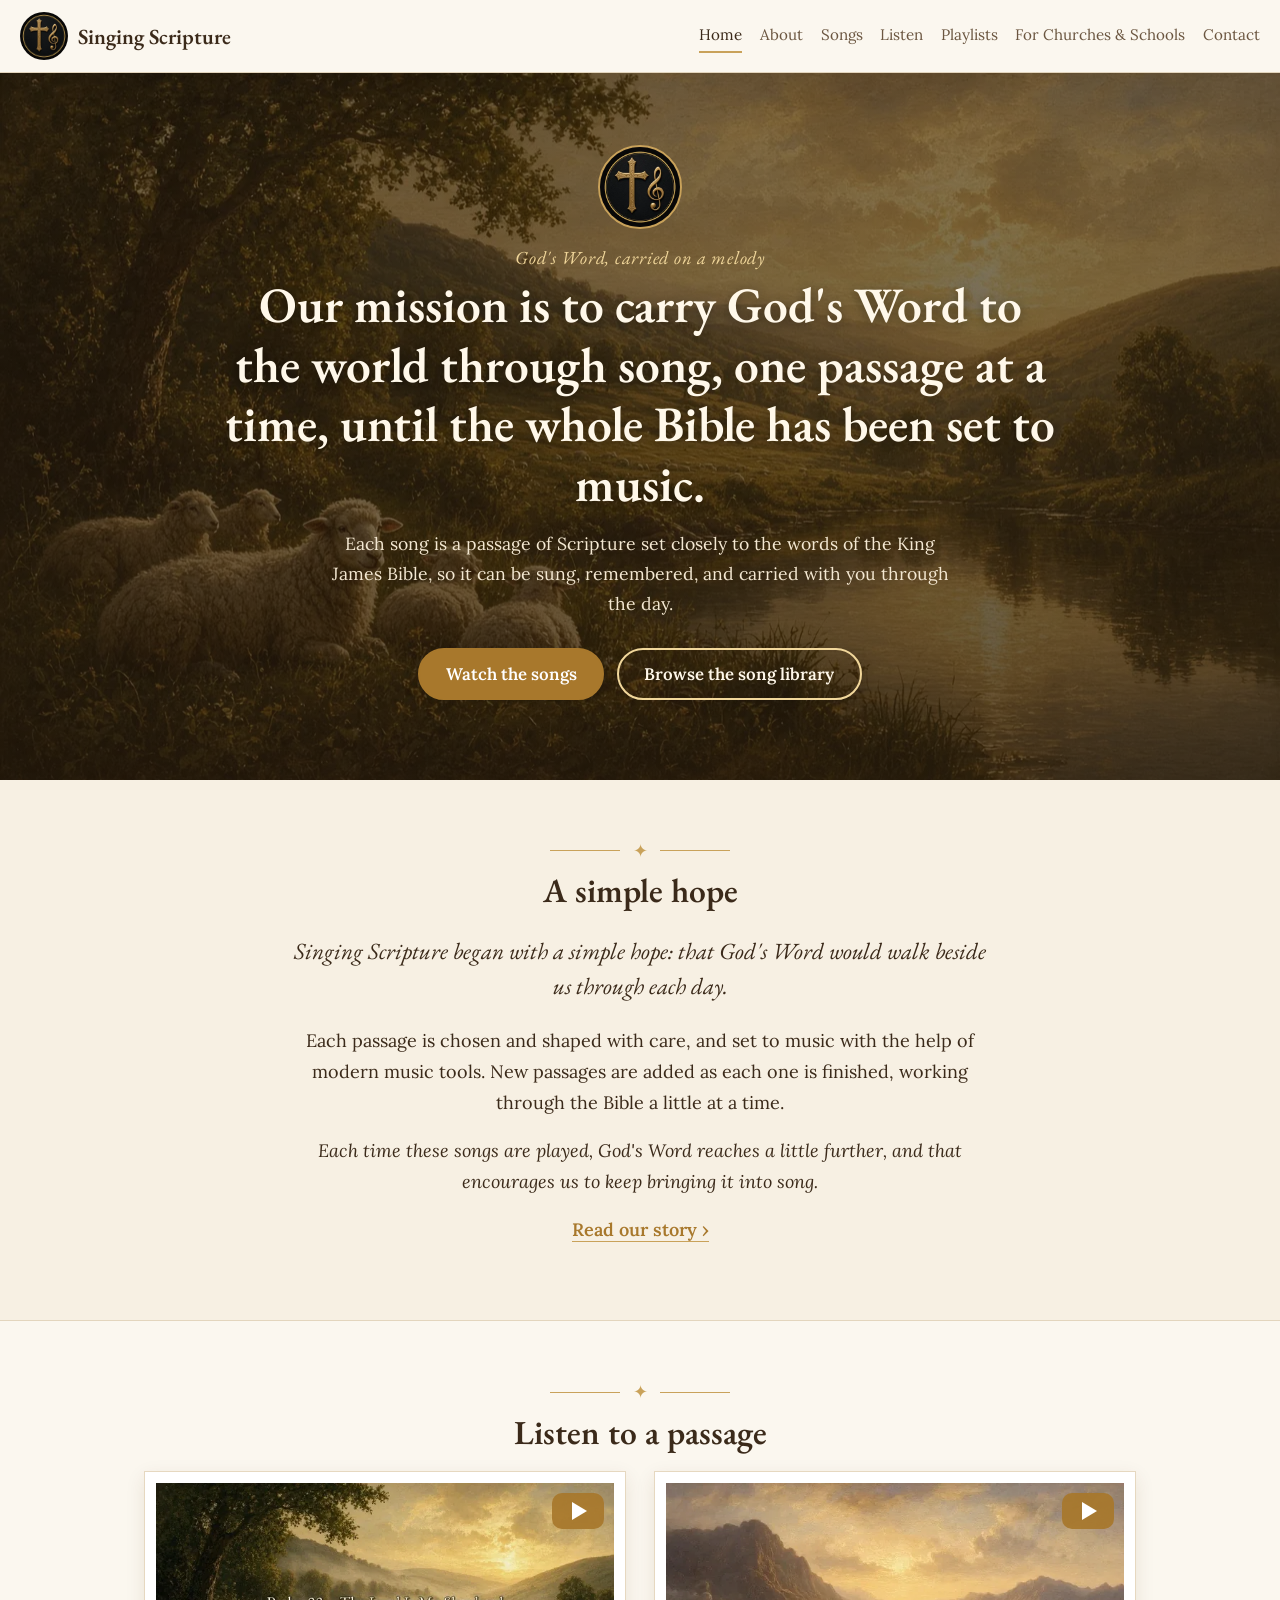
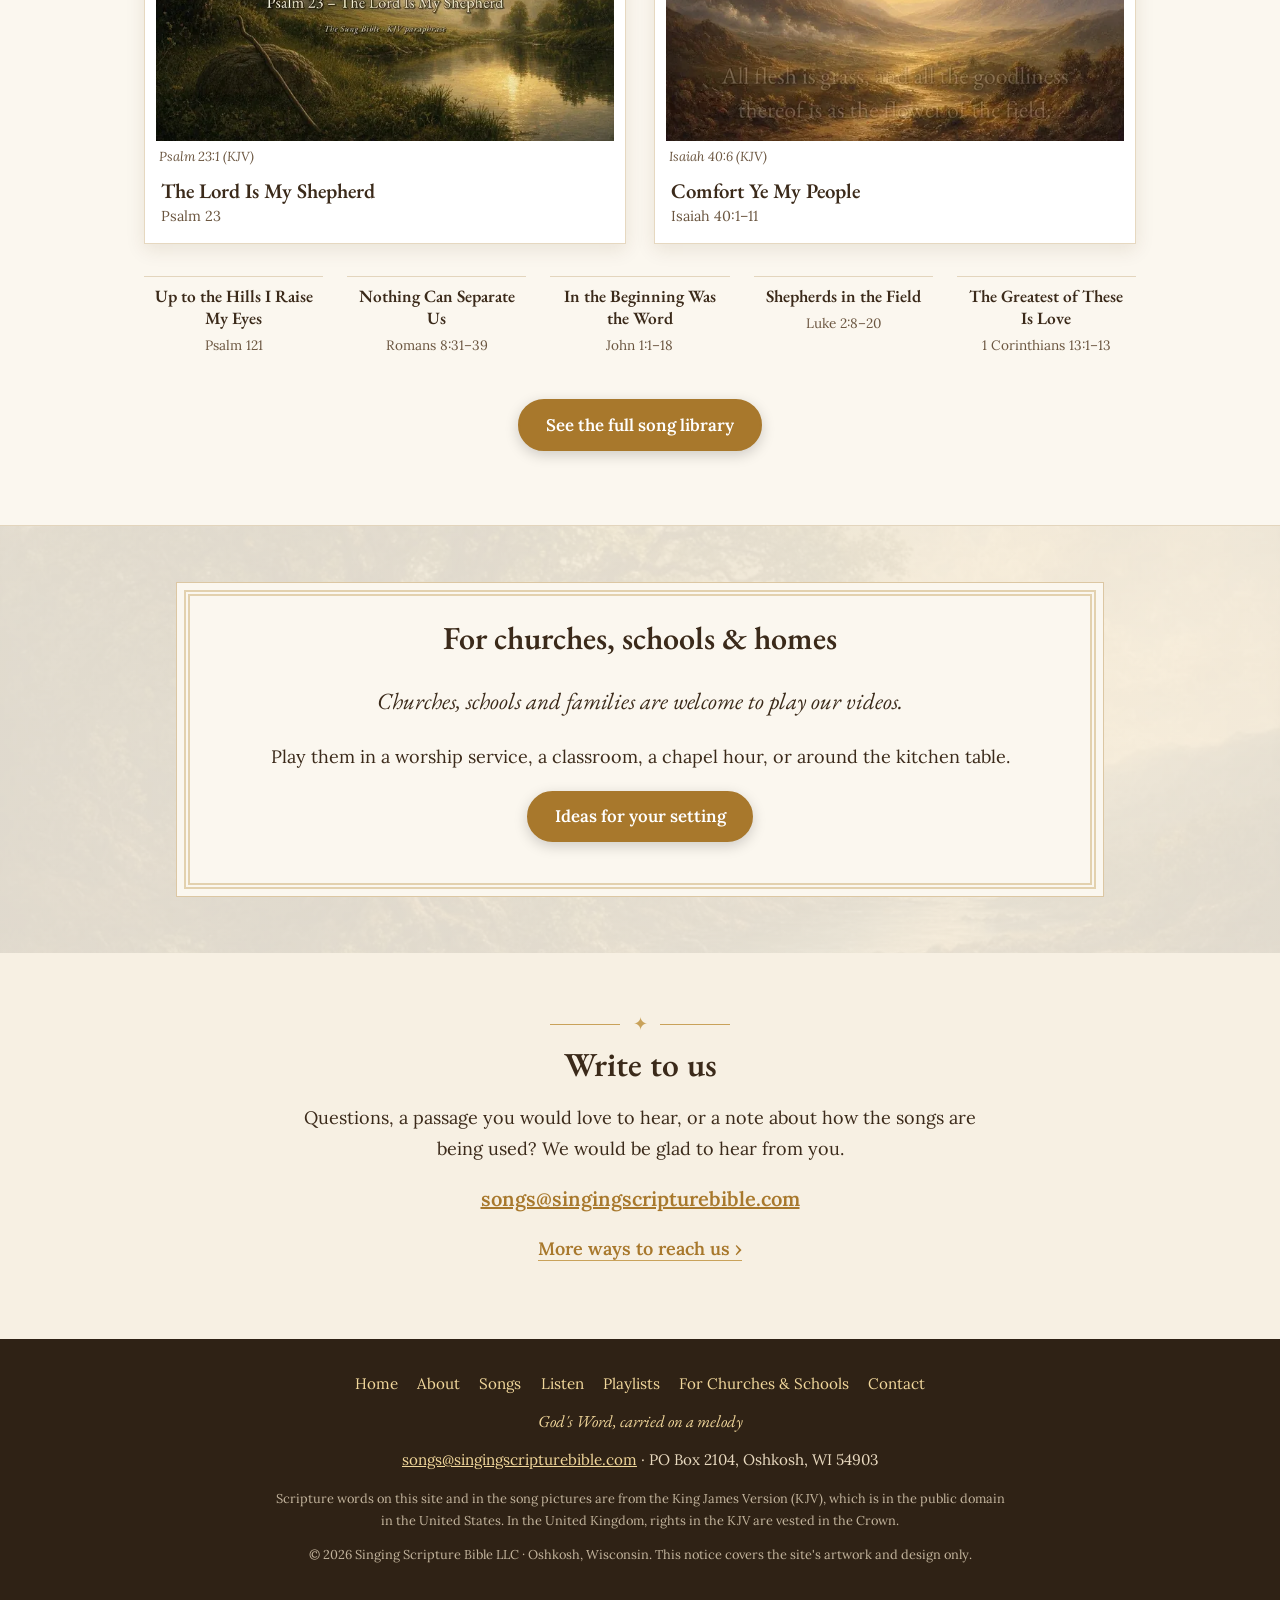
<file: index.html>
<!doctype html>
<html lang="en">
<head>
<meta charset="utf-8">
<meta name="viewport" content="width=device-width, initial-scale=1">
<title>Singing Scripture</title>
<meta name="description" content="Our mission is to carry God&#x27;s Word to the world through song, one passage at a time, until the whole Bible has been set to music.">
<meta name="theme-color" content="#3b2a1a">
<link rel="canonical" href="https://singingscripturebible.com/">
<meta property="og:type" content="website">
<meta property="og:site_name" content="Singing Scripture">
<meta property="og:url" content="https://singingscripturebible.com/">
<meta property="og:title" content="Singing Scripture">
<meta property="og:description" content="Our mission is to carry God&#x27;s Word to the world through song, one passage at a time, until the whole Bible has been set to music.">
<meta property="og:image" content="https://singingscripturebible.com/assets/img/hero-green-pastures-1280.webp">
<meta name="twitter:card" content="summary_large_image">
<script type="application/ld+json">{"@context": "https://schema.org", "@graph": [{"@type": "Organization", "@id": "https://singingscripturebible.com/#org", "name": "Singing Scripture Bible LLC", "url": "https://singingscripturebible.com/", "email": "songs@singingscripturebible.com", "address": {"@type": "PostalAddress", "postOfficeBoxNumber": "2104", "addressLocality": "Oshkosh", "addressRegion": "WI", "postalCode": "54903", "addressCountry": "US"}, "sameAs": ["https://www.youtube.com/@SingingScriptureBible"]}, {"@type": "WebSite", "@id": "https://singingscripturebible.com/#site", "name": "Singing Scripture", "url": "https://singingscripturebible.com/", "publisher": {"@id": "https://singingscripturebible.com/#org"}, "inLanguage": "en"}]}</script>
<link rel="icon" href="assets/img/favicon-64.png">
<style>@font-face{font-family:'EB Garamond';src:url('assets/fonts/eb-garamond-400-normal.woff2') format('woff2');font-weight:400;font-style:normal;font-display:swap}@font-face{font-family:'EB Garamond';src:url('assets/fonts/eb-garamond-600-normal.woff2') format('woff2');font-weight:600;font-style:normal;font-display:swap}@font-face{font-family:'EB Garamond';src:url('assets/fonts/eb-garamond-400-italic.woff2') format('woff2');font-weight:400;font-style:italic;font-display:swap}@font-face{font-family:'Lora';src:url('assets/fonts/lora-400-normal.woff2') format('woff2');font-weight:400;font-style:normal;font-display:swap}@font-face{font-family:'Lora';src:url('assets/fonts/lora-600-normal.woff2') format('woff2');font-weight:600;font-style:normal;font-display:swap}@font-face{font-family:'Lora';src:url('assets/fonts/lora-400-italic.woff2') format('woff2');font-weight:400;font-style:italic;font-display:swap}:root{--framed:url('assets/img/hero-tree-river-800.webp')}</style>
<link rel="stylesheet" href="style.css">
</head>
<body>
<a class="skip" href="#main">Skip to content</a>
<header class="masthead">
  <a class="brand" href="index.html"><img src="assets/img/logo-circle-256.webp" width="48" height="48" alt=""><span>Singing Scripture</span></a>
  <nav class="nav" aria-label="Main"><a href="index.html" aria-current=page>Home</a><a href="about.html">About</a><a href="songs.html">Songs</a><a href="listen.html">Listen</a><a href="playlists.html">Playlists</a><a href="churches-schools.html">For Churches &amp; Schools</a><a href="contact.html">Contact</a></nav>
</header>
<main id="main">

<section class="hero" style="--bg:url('assets/img/hero-green-pastures-1280.webp')">
  <div class="hero-inner">
    <img class="hero-logo" src="assets/img/logo-circle-256.webp" width="96" height="96" alt="Singing Scripture cross and treble clef emblem">
    <p class="eyebrow">God&#x27;s Word, carried on a melody</p>
    <h1>Our mission is to carry God&#x27;s Word to the world through song, one passage at a time, until the whole Bible has been set to music.</h1>
    <p class="lede">Each song is a passage of Scripture set closely to the words of the King James Bible, so it can be sung, remembered, and carried with you through the day.</p>
    <div class="ctas"><a class="btn" href="https://www.youtube.com/@SingingScriptureBible">Watch the songs</a><a class="btn ghost" href="songs.html">Browse the song library</a></div>
  </div>
</section>
<section class="narrow center">
  <div class="orn" aria-hidden="true"><span></span>✦<span></span></div>
  <h2>A simple hope</h2>
  <p class="big">Singing Scripture began with a simple hope: that God&#x27;s Word would walk beside us through each day.</p>
  <p>Each passage is chosen and shaped with care, and set to music with the help of modern music tools. New passages are added as each one is finished, working through the Bible a little at a time.</p>
  <p><em>Each time these songs are played, God&#x27;s Word reaches a little further, and that encourages us to keep bringing it into song.</em></p>
  <p><a class="text-link" href="about.html">Read our story ›</a></p>
</section>
<section class="tint">
  <div class="orn" aria-hidden="true"><span></span>✦<span></span></div>
  <h2>Listen to a passage</h2>
  <div class="feature-pair">
    <figure><a class="yt" data-id="QfDeekjcPwI" href="https://www.youtube.com/watch?v=QfDeekjcPwI" aria-label="Play The Lord Is My Shepherd on YouTube"><img src="assets/img/songs/QfDeekjcPwI-yt-640.webp" width="640" height="360" loading="lazy" alt="Video picture with the words &quot;Psalm 23 – The Lord Is My Shepherd&quot; (Psalm 23:1 (KJV))"><span class="yt-play" aria-hidden="true"></span></a><p class="pic-label">Psalm 23:1 (KJV)</p><figcaption><b>The Lord Is My Shepherd</b><span>Psalm 23</span></figcaption></figure>
    <figure><a class="yt" data-id="XzjHT_nU6ro" href="https://www.youtube.com/watch?v=XzjHT_nU6ro" aria-label="Play Comfort Ye My People on YouTube"><img src="assets/img/songs/XzjHT_nU6ro-yt-640.webp" width="640" height="360" loading="lazy" alt="Video picture with the words &quot;All flesh is grass, and all the goodliness thereof is as the flower of the field:&quot; (Isaiah 40:6 (KJV))"><span class="yt-play" aria-hidden="true"></span></a><p class="pic-label">Isaiah 40:6 (KJV)</p><figcaption><b>Comfort Ye My People</b><span>Isaiah 40:1–11</span></figcaption></figure>
  </div>
  <ul class="more-songs"><li><a href="https://www.youtube.com/watch?v=qChDVi_ghQE">Up to the Hills I Raise My Eyes</a> <span>Psalm 121</span></li><li><a href="https://www.youtube.com/watch?v=P9FnLcV5dck">Nothing Can Separate Us</a> <span>Romans 8:31–39</span></li><li><a href="https://www.youtube.com/watch?v=robJ8BU6ByQ">In the Beginning Was the Word</a> <span>John 1:1–18</span></li><li><a href="https://www.youtube.com/watch?v=vCae28vdF6I">Shepherds in the Field</a> <span>Luke 2:8–20</span></li><li><a href="https://www.youtube.com/watch?v=DKxBIJN3Cqg">The Greatest of These Is Love</a> <span>1 Corinthians 13:1–13</span></li></ul>
  <p class="center"><a class="btn" href="songs.html">See the full song library</a></p>
</section>
<section class="framed-bg">
  <div class="panel">
    <h2>For churches, schools &amp; homes</h2>
    <p class="big">Churches, schools and families are welcome to play our videos.</p>
    <p>Play them in a worship service, a classroom, a chapel hour, or around the kitchen table.</p>
    <p><a class="btn" href="churches-schools.html">Ideas for your setting</a></p>
  </div>
</section>
<section class="narrow center">
  <div class="orn" aria-hidden="true"><span></span>✦<span></span></div>
  <h2>Write to us</h2>
  <p>Questions, a passage you would love to hear, or a note about how the songs are being used? We would be glad to hear from you.</p>
  <p><a class="email" href="mailto:songs@singingscripturebible.com">songs@singingscripturebible.com</a></p>
  <p><a class="text-link" href="contact.html">More ways to reach us ›</a></p>
</section>
</main>
<footer class="site-footer">
  <nav class="foot-nav" aria-label="Footer"><a href="index.html" aria-current=page>Home</a><a href="about.html">About</a><a href="songs.html">Songs</a><a href="listen.html">Listen</a><a href="playlists.html">Playlists</a><a href="churches-schools.html">For Churches &amp; Schools</a><a href="contact.html">Contact</a></nav>
  <p class="foot-tag">God&#x27;s Word, carried on a melody</p>
  <p><a href="mailto:songs@singingscripturebible.com">songs@singingscripturebible.com</a> · PO Box 2104, Oshkosh, WI 54903</p>
  <p class="small kjv-note">Scripture words on this site and in the song pictures are from the King James Version (KJV), which is in the public domain in the United States. In the United Kingdom, rights in the KJV are vested in the Crown.</p>
  <p class="small">© 2026 Singing Scripture Bible LLC · Oshkosh, Wisconsin. This notice covers the site&#x27;s artwork and design only.</p>
</footer>
<script src="assets/lite-yt.js" defer></script>
</body>
</html>
</file>
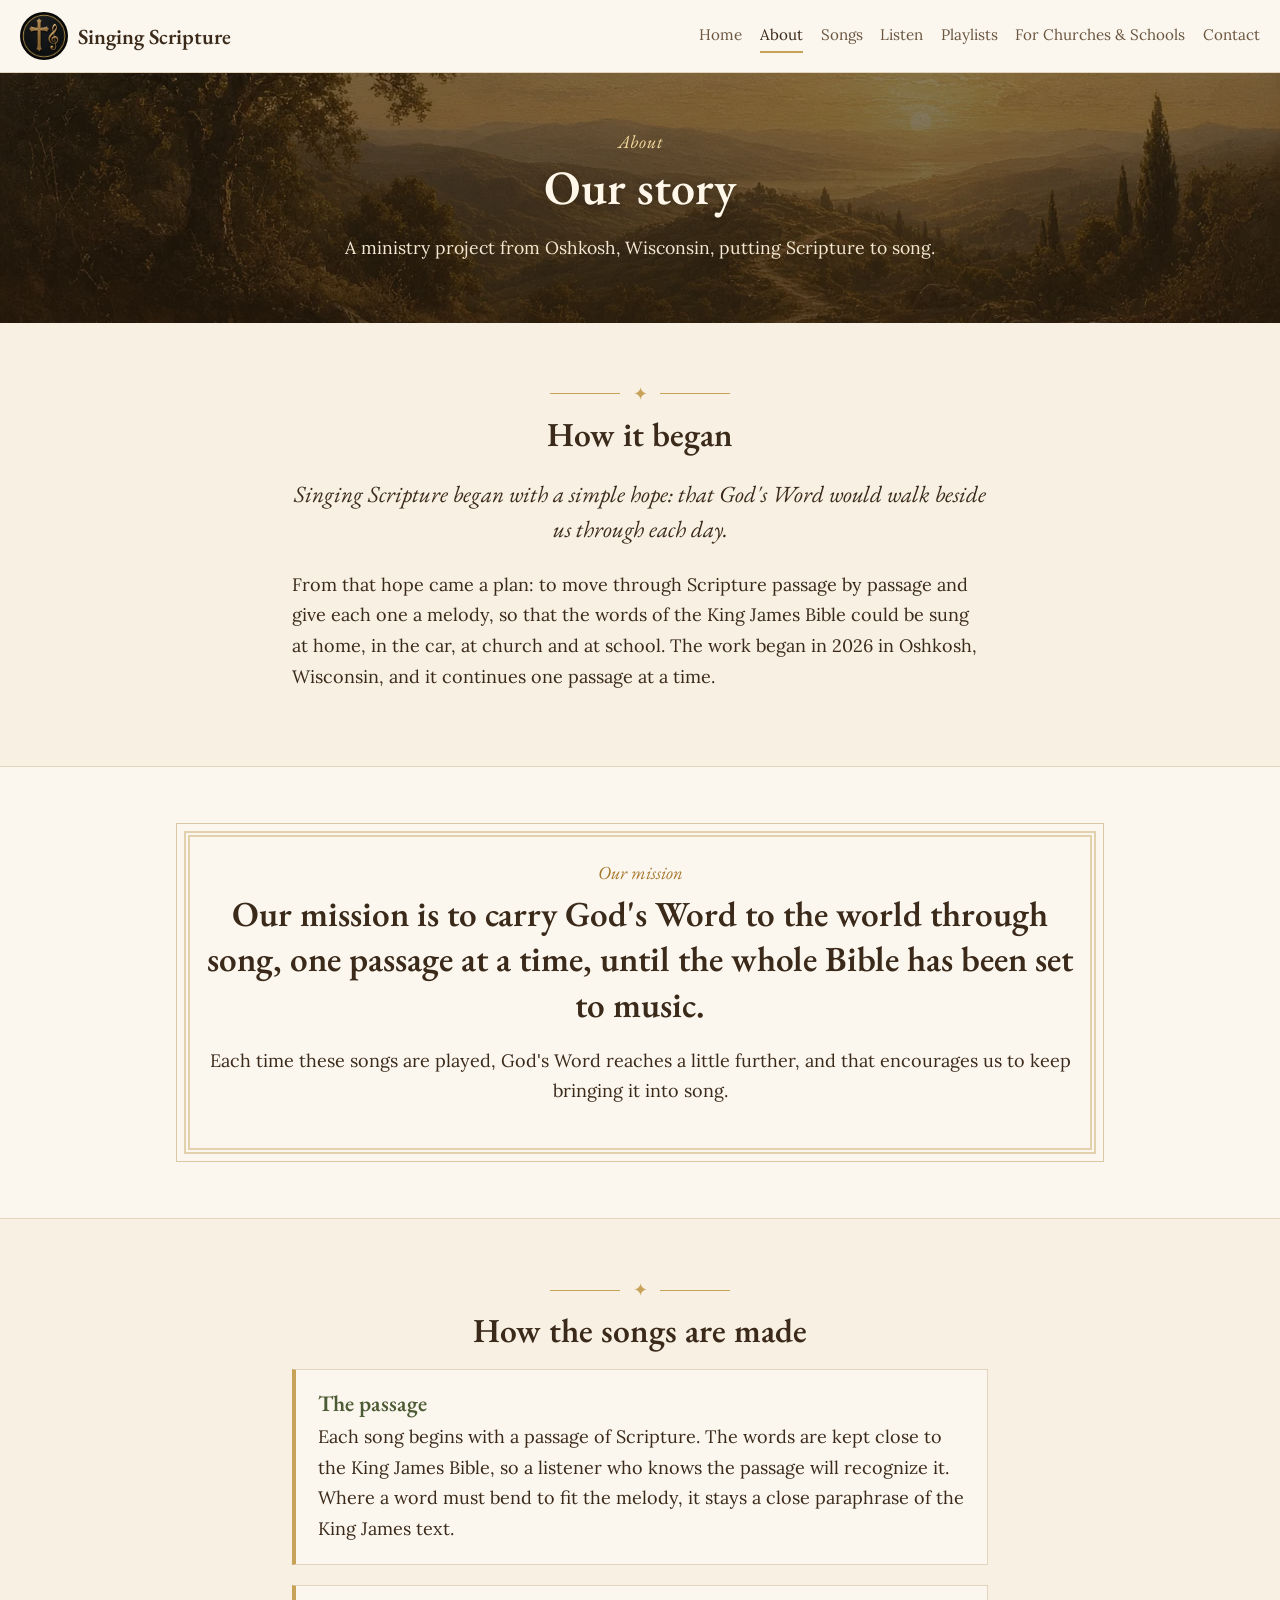
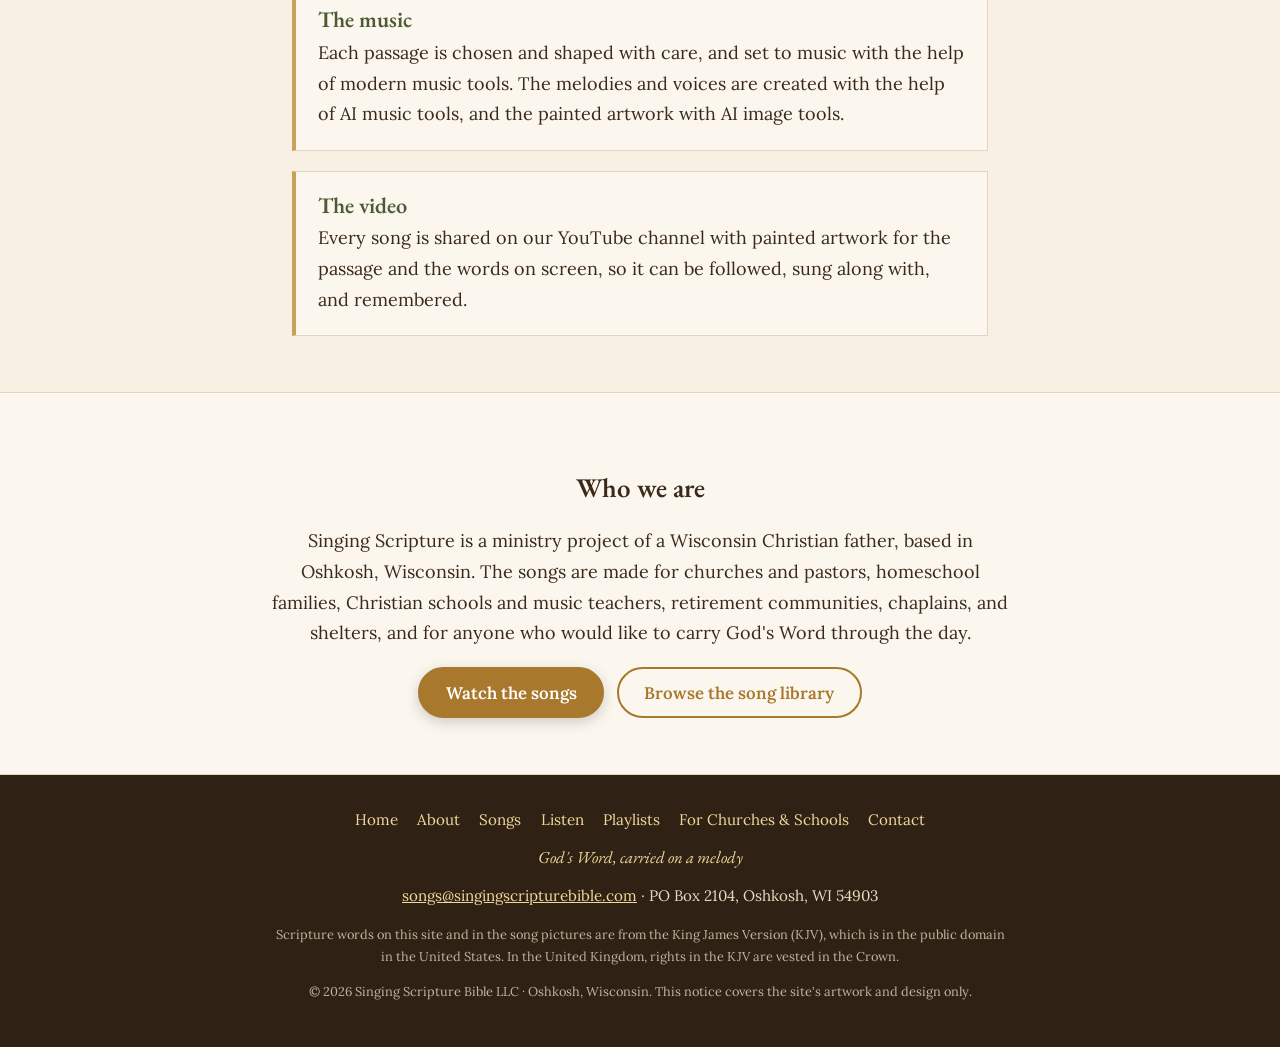
<file: about.html>
<!doctype html>
<html lang="en">
<head>
<meta charset="utf-8">
<meta name="viewport" content="width=device-width, initial-scale=1">
<title>About · Singing Scripture</title>
<meta name="description" content="Singing Scripture began with a simple hope: that God&#x27;s Word would walk beside us through each day. Each song is a passage of Scripture set closely to the words of the King James Bible, so it can be sung, remembered, and carried with you through the day.">
<meta name="theme-color" content="#3b2a1a">
<link rel="canonical" href="https://singingscripturebible.com/about.html">
<meta property="og:type" content="website">
<meta property="og:site_name" content="Singing Scripture">
<meta property="og:url" content="https://singingscripturebible.com/about.html">
<meta property="og:title" content="About · Singing Scripture">
<meta property="og:description" content="Singing Scripture began with a simple hope: that God&#x27;s Word would walk beside us through each day. Each song is a passage of Scripture set closely to the words of the King James Bible, so it can be sung, remembered, and carried with you through the day.">
<meta property="og:image" content="https://singingscripturebible.com/assets/img/hero-green-pastures-1280.webp">
<meta name="twitter:card" content="summary_large_image">
<script type="application/ld+json">{"@context": "https://schema.org", "@graph": [{"@type": "Organization", "@id": "https://singingscripturebible.com/#org", "name": "Singing Scripture Bible LLC", "url": "https://singingscripturebible.com/", "email": "songs@singingscripturebible.com", "address": {"@type": "PostalAddress", "postOfficeBoxNumber": "2104", "addressLocality": "Oshkosh", "addressRegion": "WI", "postalCode": "54903", "addressCountry": "US"}, "sameAs": ["https://www.youtube.com/@SingingScriptureBible"]}, {"@type": "WebSite", "@id": "https://singingscripturebible.com/#site", "name": "Singing Scripture", "url": "https://singingscripturebible.com/", "publisher": {"@id": "https://singingscripturebible.com/#org"}, "inLanguage": "en"}]}</script>
<link rel="icon" href="assets/img/favicon-64.png">
<style>@font-face{font-family:'EB Garamond';src:url('assets/fonts/eb-garamond-400-normal.woff2') format('woff2');font-weight:400;font-style:normal;font-display:swap}@font-face{font-family:'EB Garamond';src:url('assets/fonts/eb-garamond-600-normal.woff2') format('woff2');font-weight:600;font-style:normal;font-display:swap}@font-face{font-family:'EB Garamond';src:url('assets/fonts/eb-garamond-400-italic.woff2') format('woff2');font-weight:400;font-style:italic;font-display:swap}@font-face{font-family:'Lora';src:url('assets/fonts/lora-400-normal.woff2') format('woff2');font-weight:400;font-style:normal;font-display:swap}@font-face{font-family:'Lora';src:url('assets/fonts/lora-600-normal.woff2') format('woff2');font-weight:600;font-style:normal;font-display:swap}@font-face{font-family:'Lora';src:url('assets/fonts/lora-400-italic.woff2') format('woff2');font-weight:400;font-style:italic;font-display:swap}:root{--framed:url('assets/img/hero-tree-river-800.webp')}</style>
<link rel="stylesheet" href="style.css">
</head>
<body>
<a class="skip" href="#main">Skip to content</a>
<header class="masthead">
  <a class="brand" href="index.html"><img src="assets/img/logo-circle-256.webp" width="48" height="48" alt=""><span>Singing Scripture</span></a>
  <nav class="nav" aria-label="Main"><a href="index.html">Home</a><a href="about.html" aria-current=page>About</a><a href="songs.html">Songs</a><a href="listen.html">Listen</a><a href="playlists.html">Playlists</a><a href="churches-schools.html">For Churches &amp; Schools</a><a href="contact.html">Contact</a></nav>
</header>
<main id="main">
<section class="hero hero-sm" style="--bg:url('assets/img/hero-hills-path-1280.webp')"><div class="hero-inner"><p class="eyebrow">About</p><h1>Our story</h1><p class="lede">A ministry project from Oshkosh, Wisconsin, putting Scripture to song.</p></div></section>
<section class="narrow">
  <div class="orn" aria-hidden="true"><span></span>✦<span></span></div>
  <h2 class="center">How it began</h2>
  <p class="big center">Singing Scripture began with a simple hope: that God&#x27;s Word would walk beside us through each day.</p>
  <p>From that hope came a plan: to move through Scripture passage by passage and give each one a melody, so that the words of the King James Bible could be sung at home, in the car, at church and at school. The work began in 2026 in Oshkosh, Wisconsin, and it continues one passage at a time.</p>
</section>
<section class="tint">
  <div class="panel">
    <p class="eyebrow-dark">Our mission</p>
    <p class="mission">Our mission is to carry God&#x27;s Word to the world through song, one passage at a time, until the whole Bible has been set to music.</p>
    <p>Each time these songs are played, God&#x27;s Word reaches a little further, and that encourages us to keep bringing it into song.</p>
  </div>
</section>
<section class="narrow">
  <div class="orn" aria-hidden="true"><span></span>✦<span></span></div>
  <h2 class="center">How the songs are made</h2>
  <div class="steps">
    <div><h3>The passage</h3><p>Each song begins with a passage of Scripture. The words are kept close to the King James Bible, so a listener who knows the passage will recognize it. Where a word must bend to fit the melody, it stays a close paraphrase of the King James text.</p></div>
    <div><h3>The music</h3><p>Each passage is chosen and shaped with care, and set to music with the help of modern music tools. The melodies and voices are created with the help of AI music tools, and the painted artwork with AI image tools.</p></div>
    <div><h3>The video</h3><p>Every song is shared on our YouTube channel with painted artwork for the passage and the words on screen, so it can be followed, sung along with, and remembered.</p></div>
  </div>
</section>
<section class="tint">
  <div class="narrow center">
    <h2>Who we are</h2>
    <p>Singing Scripture is a ministry project of a Wisconsin Christian father, based in Oshkosh, Wisconsin. The songs are made for churches and pastors, homeschool families, Christian schools and music teachers, retirement communities, chaplains, and shelters, and for anyone who would like to carry God's Word through the day.</p>
    <div class="ctas"><a class="btn" href="https://www.youtube.com/@SingingScriptureBible">Watch the songs</a><a class="btn outline" href="songs.html">Browse the song library</a></div>
  </div>
</section>
</main>
<footer class="site-footer">
  <nav class="foot-nav" aria-label="Footer"><a href="index.html">Home</a><a href="about.html" aria-current=page>About</a><a href="songs.html">Songs</a><a href="listen.html">Listen</a><a href="playlists.html">Playlists</a><a href="churches-schools.html">For Churches &amp; Schools</a><a href="contact.html">Contact</a></nav>
  <p class="foot-tag">God&#x27;s Word, carried on a melody</p>
  <p><a href="mailto:songs@singingscripturebible.com">songs@singingscripturebible.com</a> · PO Box 2104, Oshkosh, WI 54903</p>
  <p class="small kjv-note">Scripture words on this site and in the song pictures are from the King James Version (KJV), which is in the public domain in the United States. In the United Kingdom, rights in the KJV are vested in the Crown.</p>
  <p class="small">© 2026 Singing Scripture Bible LLC · Oshkosh, Wisconsin. This notice covers the site&#x27;s artwork and design only.</p>
</footer>
<script src="assets/lite-yt.js" defer></script>
</body>
</html>
</file>
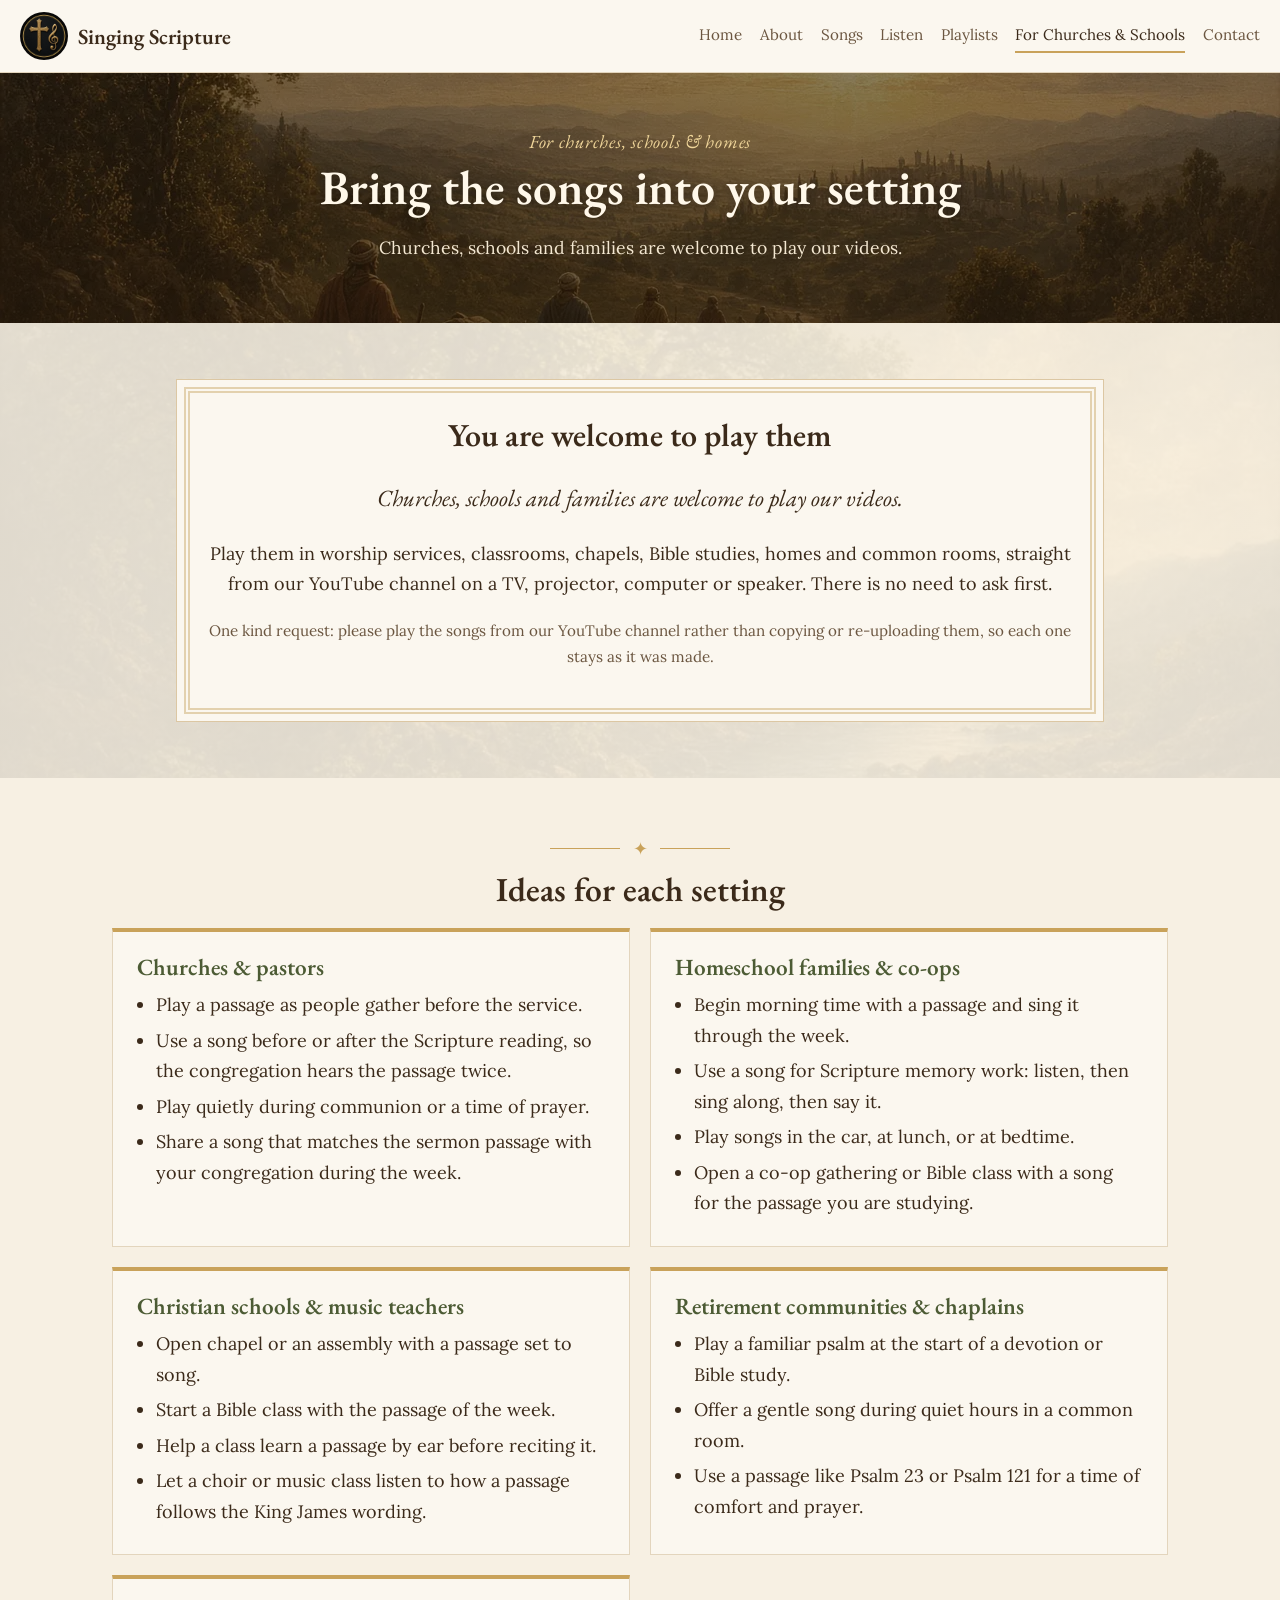
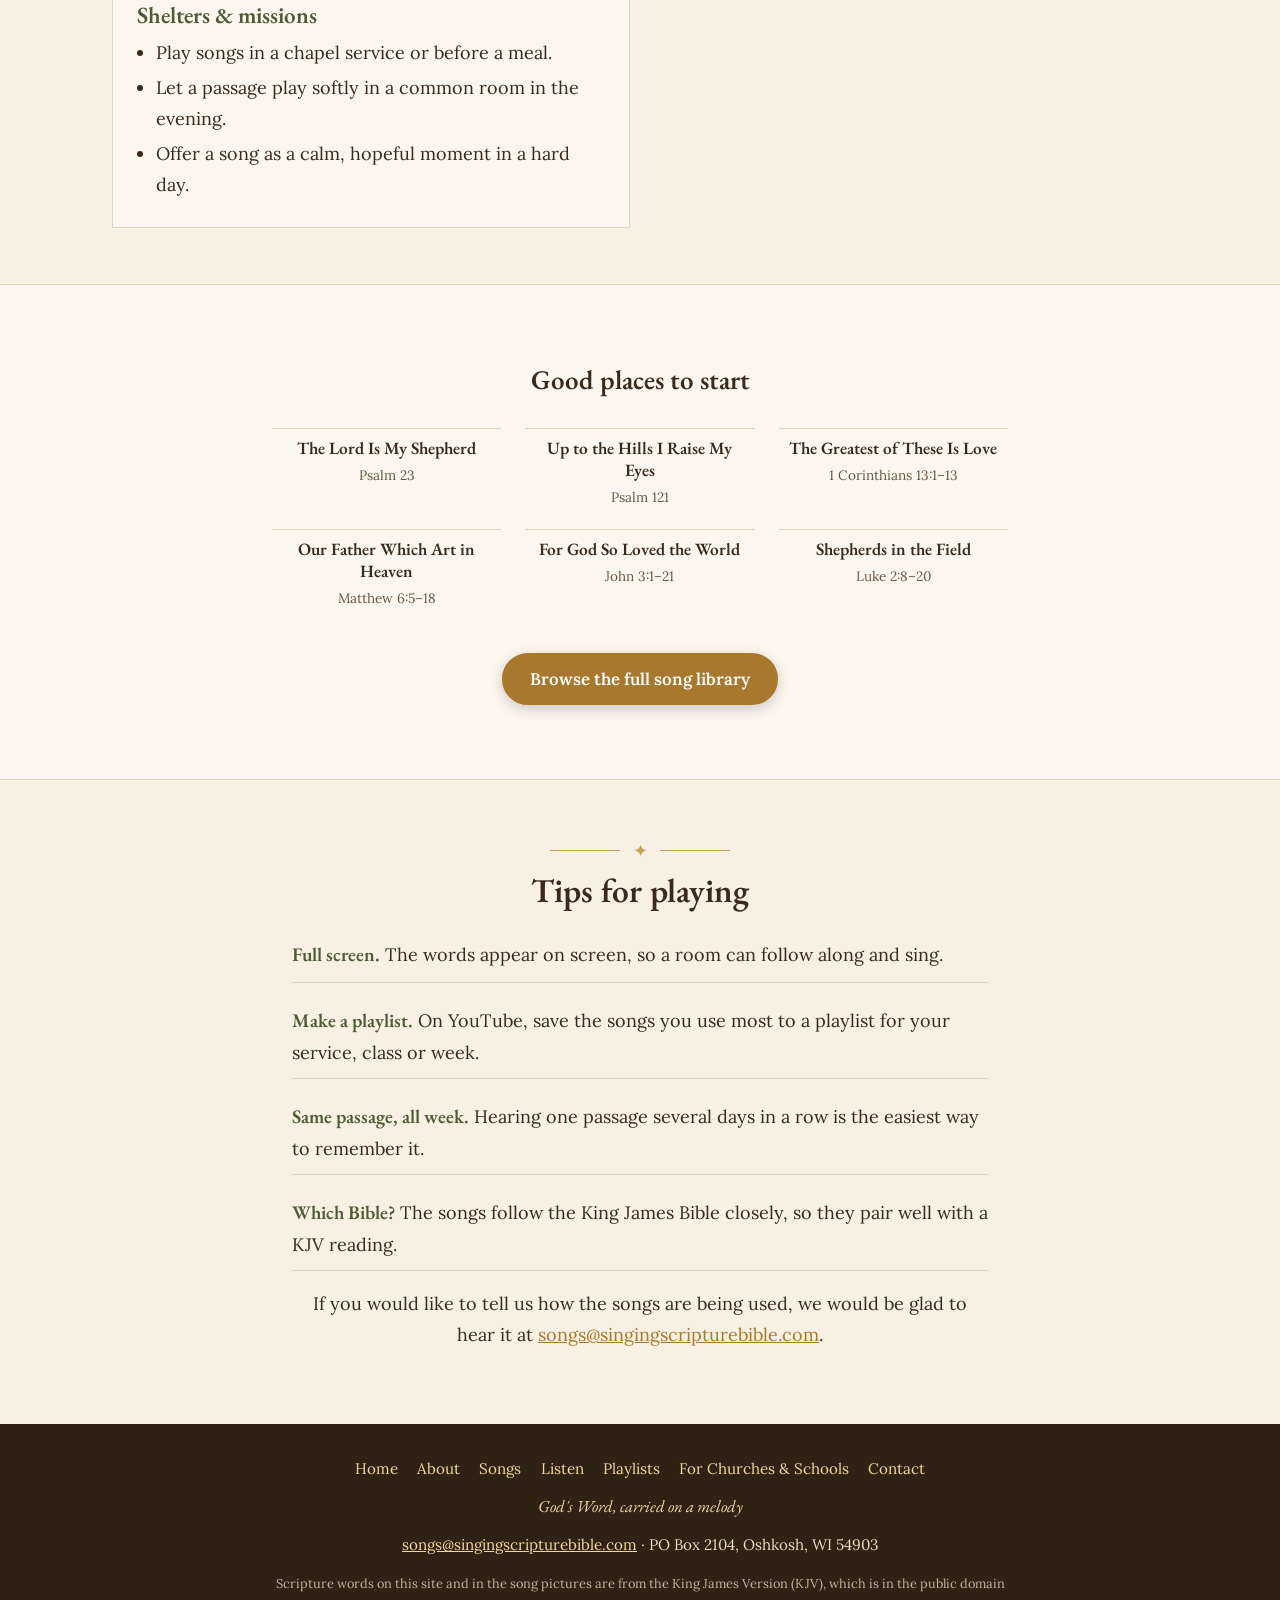
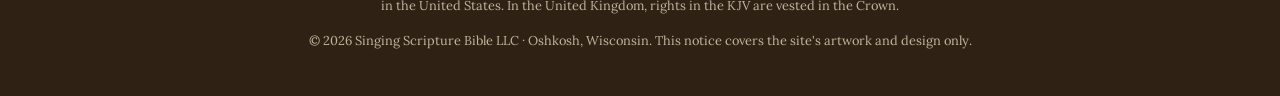
<file: churches-schools.html>
<!doctype html>
<html lang="en">
<head>
<meta charset="utf-8">
<meta name="viewport" content="width=device-width, initial-scale=1">
<title>For Churches &amp; Schools · Singing Scripture</title>
<meta name="description" content="Churches, schools and families are welcome to play our videos. Ideas for services, classrooms, homeschool, chapel and more.">
<meta name="theme-color" content="#3b2a1a">
<link rel="canonical" href="https://singingscripturebible.com/churches-schools.html">
<meta property="og:type" content="website">
<meta property="og:site_name" content="Singing Scripture">
<meta property="og:url" content="https://singingscripturebible.com/churches-schools.html">
<meta property="og:title" content="For Churches &amp; Schools · Singing Scripture">
<meta property="og:description" content="Churches, schools and families are welcome to play our videos. Ideas for services, classrooms, homeschool, chapel and more.">
<meta property="og:image" content="https://singingscripturebible.com/assets/img/hero-green-pastures-1280.webp">
<meta name="twitter:card" content="summary_large_image">
<script type="application/ld+json">{"@context": "https://schema.org", "@graph": [{"@type": "Organization", "@id": "https://singingscripturebible.com/#org", "name": "Singing Scripture Bible LLC", "url": "https://singingscripturebible.com/", "email": "songs@singingscripturebible.com", "address": {"@type": "PostalAddress", "postOfficeBoxNumber": "2104", "addressLocality": "Oshkosh", "addressRegion": "WI", "postalCode": "54903", "addressCountry": "US"}, "sameAs": ["https://www.youtube.com/@SingingScriptureBible"]}, {"@type": "WebSite", "@id": "https://singingscripturebible.com/#site", "name": "Singing Scripture", "url": "https://singingscripturebible.com/", "publisher": {"@id": "https://singingscripturebible.com/#org"}, "inLanguage": "en"}]}</script>
<link rel="icon" href="assets/img/favicon-64.png">
<style>@font-face{font-family:'EB Garamond';src:url('assets/fonts/eb-garamond-400-normal.woff2') format('woff2');font-weight:400;font-style:normal;font-display:swap}@font-face{font-family:'EB Garamond';src:url('assets/fonts/eb-garamond-600-normal.woff2') format('woff2');font-weight:600;font-style:normal;font-display:swap}@font-face{font-family:'EB Garamond';src:url('assets/fonts/eb-garamond-400-italic.woff2') format('woff2');font-weight:400;font-style:italic;font-display:swap}@font-face{font-family:'Lora';src:url('assets/fonts/lora-400-normal.woff2') format('woff2');font-weight:400;font-style:normal;font-display:swap}@font-face{font-family:'Lora';src:url('assets/fonts/lora-600-normal.woff2') format('woff2');font-weight:600;font-style:normal;font-display:swap}@font-face{font-family:'Lora';src:url('assets/fonts/lora-400-italic.woff2') format('woff2');font-weight:400;font-style:italic;font-display:swap}:root{--framed:url('assets/img/hero-tree-river-800.webp')}</style>
<link rel="stylesheet" href="style.css">
</head>
<body>
<a class="skip" href="#main">Skip to content</a>
<header class="masthead">
  <a class="brand" href="index.html"><img src="assets/img/logo-circle-256.webp" width="48" height="48" alt=""><span>Singing Scripture</span></a>
  <nav class="nav" aria-label="Main"><a href="index.html">Home</a><a href="about.html">About</a><a href="songs.html">Songs</a><a href="listen.html">Listen</a><a href="playlists.html">Playlists</a><a href="churches-schools.html" aria-current=page>For Churches &amp; Schools</a><a href="contact.html">Contact</a></nav>
</header>
<main id="main">
<section class="hero hero-sm" style="--bg:url('assets/img/hero-travelers-1280.webp')"><div class="hero-inner"><p class="eyebrow">For churches, schools &amp; homes</p><h1>Bring the songs into your setting</h1><p class="lede">Churches, schools and families are welcome to play our videos.</p></div></section>
<section class="framed-bg">
  <div class="panel">
    <h2>You are welcome to play them</h2>
    <p class="big">Churches, schools and families are welcome to play our videos.</p>
    <p>Play them in worship services, classrooms, chapels, Bible studies, homes and common rooms, straight from our YouTube channel on a TV, projector, computer or speaker. There is no need to ask first.</p>
    <p class="small-note">One kind request: please play the songs from our YouTube channel rather than copying or re-uploading them, so each one stays as it was made.</p>
  </div>
</section>
<section>
  <div class="orn" aria-hidden="true"><span></span>✦<span></span></div>
  <h2>Ideas for each setting</h2>
  <div class="settings"><article class="setting"><h3>Churches &amp; pastors</h3><ul><li>Play a passage as people gather before the service.</li><li>Use a song before or after the Scripture reading, so the congregation hears the passage twice.</li><li>Play quietly during communion or a time of prayer.</li><li>Share a song that matches the sermon passage with your congregation during the week.</li></ul></article><article class="setting"><h3>Homeschool families &amp; co-ops</h3><ul><li>Begin morning time with a passage and sing it through the week.</li><li>Use a song for Scripture memory work: listen, then sing along, then say it.</li><li>Play songs in the car, at lunch, or at bedtime.</li><li>Open a co-op gathering or Bible class with a song for the passage you are studying.</li></ul></article><article class="setting"><h3>Christian schools &amp; music teachers</h3><ul><li>Open chapel or an assembly with a passage set to song.</li><li>Start a Bible class with the passage of the week.</li><li>Help a class learn a passage by ear before reciting it.</li><li>Let a choir or music class listen to how a passage follows the King James wording.</li></ul></article><article class="setting"><h3>Retirement communities &amp; chaplains</h3><ul><li>Play a familiar psalm at the start of a devotion or Bible study.</li><li>Offer a gentle song during quiet hours in a common room.</li><li>Use a passage like Psalm 23 or Psalm 121 for a time of comfort and prayer.</li></ul></article><article class="setting"><h3>Shelters &amp; missions</h3><ul><li>Play songs in a chapel service or before a meal.</li><li>Let a passage play softly in a common room in the evening.</li><li>Offer a song as a calm, hopeful moment in a hard day.</li></ul></article></div>
</section>
<section class="tint">
  <div class="narrow center">
    <h2>Good places to start</h2>
    <ul class="more-songs six"><li><a href="https://www.youtube.com/watch?v=QfDeekjcPwI">The Lord Is My Shepherd</a> <span>Psalm 23</span></li><li><a href="https://www.youtube.com/watch?v=qChDVi_ghQE">Up to the Hills I Raise My Eyes</a> <span>Psalm 121</span></li><li><a href="https://www.youtube.com/watch?v=DKxBIJN3Cqg">The Greatest of These Is Love</a> <span>1 Corinthians 13:1–13</span></li><li><a href="https://www.youtube.com/watch?v=ATiM7toaDIE">Our Father Which Art in Heaven</a> <span>Matthew 6:5–18</span></li><li><a href="https://www.youtube.com/watch?v=A0osCM6-vGE">For God So Loved the World</a> <span>John 3:1–21</span></li><li><a href="https://www.youtube.com/watch?v=vCae28vdF6I">Shepherds in the Field</a> <span>Luke 2:8–20</span></li></ul>
    <p><a class="btn" href="songs.html">Browse the full song library</a></p>
  </div>
</section>
<section class="narrow">
  <div class="orn" aria-hidden="true"><span></span>✦<span></span></div>
  <h2 class="center">Tips for playing</h2>
  <ul class="tips">
    <li><b>Full screen.</b> The words appear on screen, so a room can follow along and sing.</li>
    <li><b>Make a playlist.</b> On YouTube, save the songs you use most to a playlist for your service, class or week.</li>
    <li><b>Same passage, all week.</b> Hearing one passage several days in a row is the easiest way to remember it.</li>
    <li><b>Which Bible?</b> The songs follow the King James Bible closely, so they pair well with a KJV reading.</li>
  </ul>
  <p class="center">If you would like to tell us how the songs are being used, we would be glad to hear it at <a href="mailto:songs@singingscripturebible.com">songs@singingscripturebible.com</a>.</p>
</section>
</main>
<footer class="site-footer">
  <nav class="foot-nav" aria-label="Footer"><a href="index.html">Home</a><a href="about.html">About</a><a href="songs.html">Songs</a><a href="listen.html">Listen</a><a href="playlists.html">Playlists</a><a href="churches-schools.html" aria-current=page>For Churches &amp; Schools</a><a href="contact.html">Contact</a></nav>
  <p class="foot-tag">God&#x27;s Word, carried on a melody</p>
  <p><a href="mailto:songs@singingscripturebible.com">songs@singingscripturebible.com</a> · PO Box 2104, Oshkosh, WI 54903</p>
  <p class="small kjv-note">Scripture words on this site and in the song pictures are from the King James Version (KJV), which is in the public domain in the United States. In the United Kingdom, rights in the KJV are vested in the Crown.</p>
  <p class="small">© 2026 Singing Scripture Bible LLC · Oshkosh, Wisconsin. This notice covers the site&#x27;s artwork and design only.</p>
</footer>
<script src="assets/lite-yt.js" defer></script>
</body>
</html>
</file>
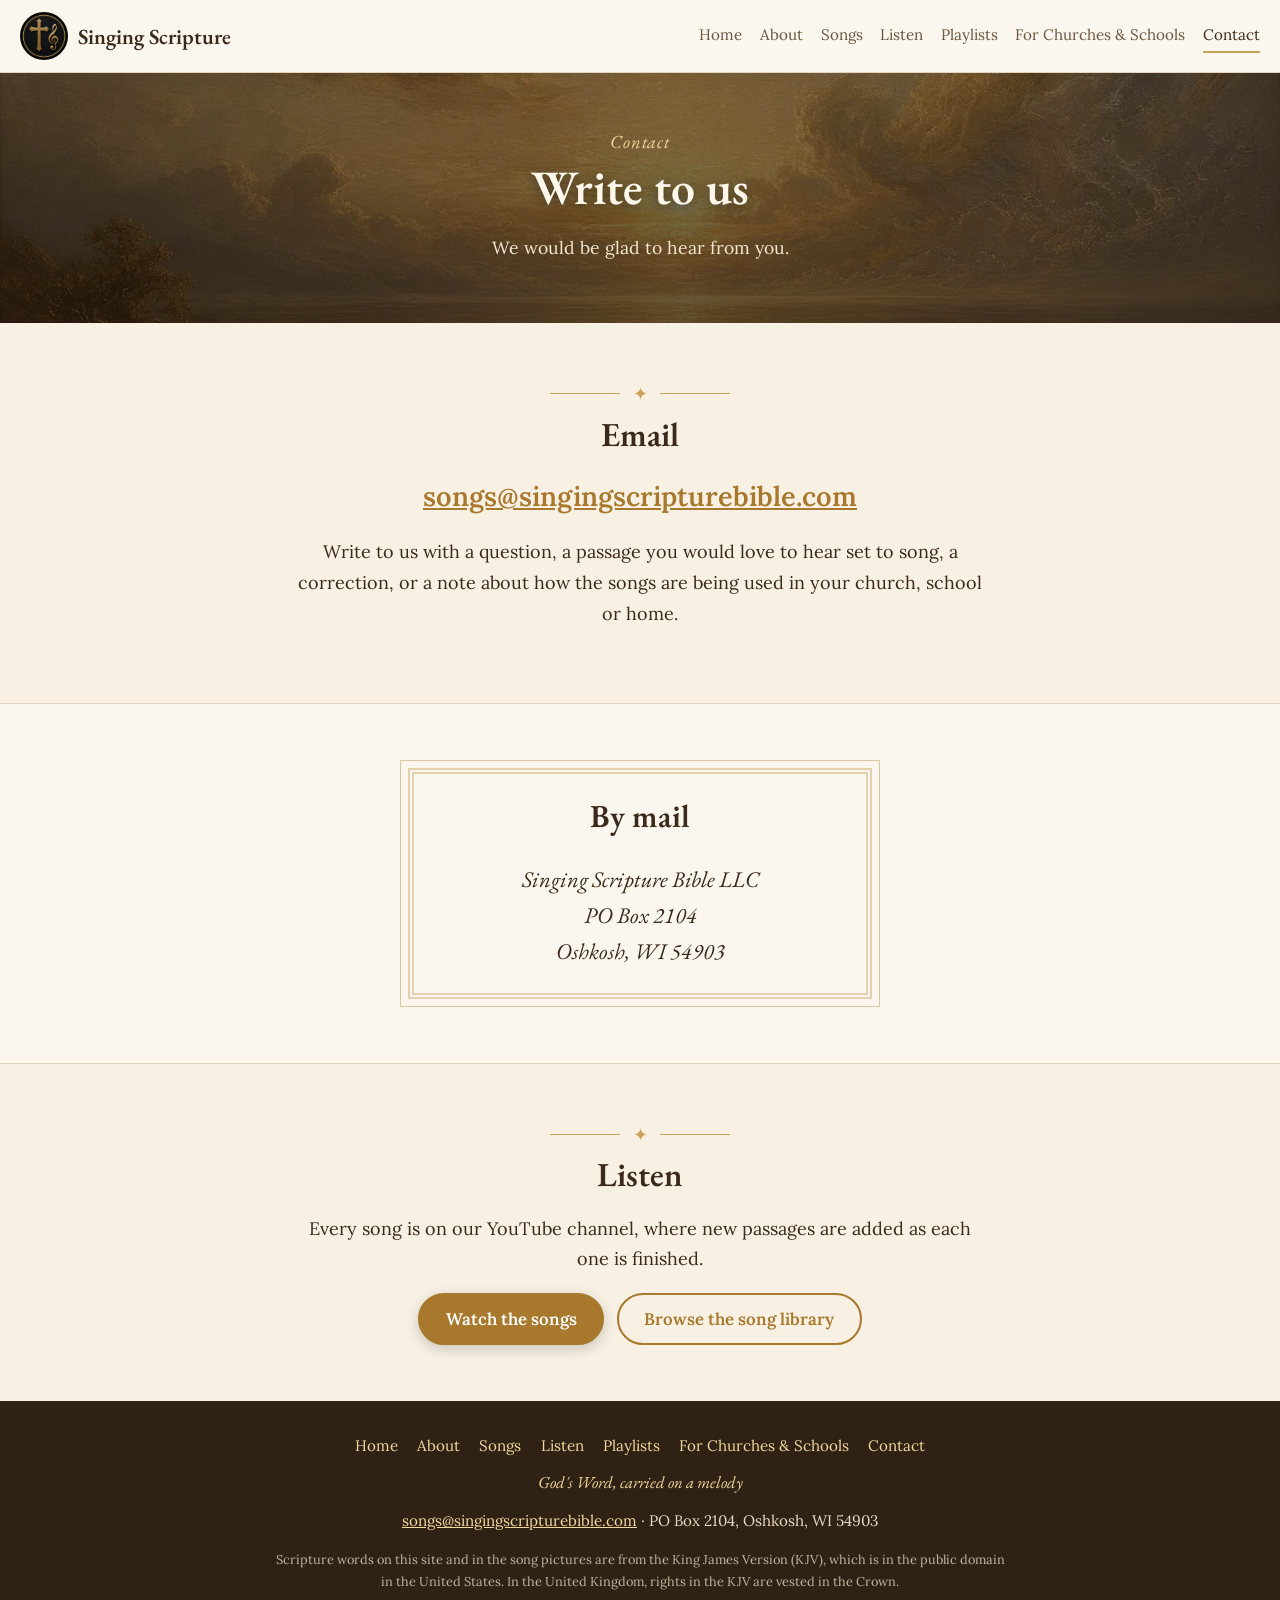
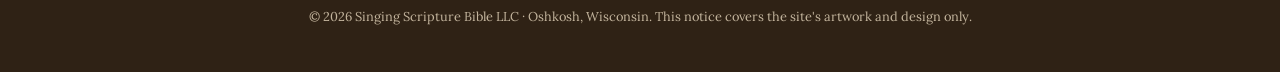
<file: contact.html>
<!doctype html>
<html lang="en">
<head>
<meta charset="utf-8">
<meta name="viewport" content="width=device-width, initial-scale=1">
<title>Contact · Singing Scripture</title>
<meta name="description" content="Write to Singing Scripture at songs@singingscripturebible.com.">
<meta name="theme-color" content="#3b2a1a">
<link rel="canonical" href="https://singingscripturebible.com/contact.html">
<meta property="og:type" content="website">
<meta property="og:site_name" content="Singing Scripture">
<meta property="og:url" content="https://singingscripturebible.com/contact.html">
<meta property="og:title" content="Contact · Singing Scripture">
<meta property="og:description" content="Write to Singing Scripture at songs@singingscripturebible.com.">
<meta property="og:image" content="https://singingscripturebible.com/assets/img/hero-green-pastures-1280.webp">
<meta name="twitter:card" content="summary_large_image">
<script type="application/ld+json">{"@context": "https://schema.org", "@graph": [{"@type": "Organization", "@id": "https://singingscripturebible.com/#org", "name": "Singing Scripture Bible LLC", "url": "https://singingscripturebible.com/", "email": "songs@singingscripturebible.com", "address": {"@type": "PostalAddress", "postOfficeBoxNumber": "2104", "addressLocality": "Oshkosh", "addressRegion": "WI", "postalCode": "54903", "addressCountry": "US"}, "sameAs": ["https://www.youtube.com/@SingingScriptureBible"]}, {"@type": "WebSite", "@id": "https://singingscripturebible.com/#site", "name": "Singing Scripture", "url": "https://singingscripturebible.com/", "publisher": {"@id": "https://singingscripturebible.com/#org"}, "inLanguage": "en"}]}</script>
<link rel="icon" href="assets/img/favicon-64.png">
<style>@font-face{font-family:'EB Garamond';src:url('assets/fonts/eb-garamond-400-normal.woff2') format('woff2');font-weight:400;font-style:normal;font-display:swap}@font-face{font-family:'EB Garamond';src:url('assets/fonts/eb-garamond-600-normal.woff2') format('woff2');font-weight:600;font-style:normal;font-display:swap}@font-face{font-family:'EB Garamond';src:url('assets/fonts/eb-garamond-400-italic.woff2') format('woff2');font-weight:400;font-style:italic;font-display:swap}@font-face{font-family:'Lora';src:url('assets/fonts/lora-400-normal.woff2') format('woff2');font-weight:400;font-style:normal;font-display:swap}@font-face{font-family:'Lora';src:url('assets/fonts/lora-600-normal.woff2') format('woff2');font-weight:600;font-style:normal;font-display:swap}@font-face{font-family:'Lora';src:url('assets/fonts/lora-400-italic.woff2') format('woff2');font-weight:400;font-style:italic;font-display:swap}:root{--framed:url('assets/img/hero-tree-river-800.webp')}</style>
<link rel="stylesheet" href="style.css">
</head>
<body>
<a class="skip" href="#main">Skip to content</a>
<header class="masthead">
  <a class="brand" href="index.html"><img src="assets/img/logo-circle-256.webp" width="48" height="48" alt=""><span>Singing Scripture</span></a>
  <nav class="nav" aria-label="Main"><a href="index.html">Home</a><a href="about.html">About</a><a href="songs.html">Songs</a><a href="listen.html">Listen</a><a href="playlists.html">Playlists</a><a href="churches-schools.html">For Churches &amp; Schools</a><a href="contact.html" aria-current=page>Contact</a></nav>
</header>
<main id="main">
<section class="hero hero-sm" style="--bg:url('assets/img/hero-sea-sunrise-1280.webp')"><div class="hero-inner"><p class="eyebrow">Contact</p><h1>Write to us</h1><p class="lede">We would be glad to hear from you.</p></div></section>
<section class="narrow center">
  <div class="orn" aria-hidden="true"><span></span>✦<span></span></div>
  <h2>Email</h2>
  <p><a class="email big-email" href="mailto:songs@singingscripturebible.com">songs@singingscripturebible.com</a></p>
  <p>Write to us with a question, a passage you would love to hear set to song, a correction, or a note about how the songs are being used in your church, school or home.</p>
</section>
<section class="tint">
  <div class="panel narrowpanel">
    <h2>By mail</h2>
    <address>Singing Scripture Bible LLC<br>PO Box 2104<br>Oshkosh, WI 54903</address>
  </div>
</section>
<section class="narrow center">
  <div class="orn" aria-hidden="true"><span></span>✦<span></span></div>
  <h2>Listen</h2>
  <p>Every song is on our YouTube channel, where new passages are added as each one is finished.</p>
  <div class="ctas"><a class="btn" href="https://www.youtube.com/@SingingScriptureBible">Watch the songs</a><a class="btn outline" href="songs.html">Browse the song library</a></div>
</section>
</main>
<footer class="site-footer">
  <nav class="foot-nav" aria-label="Footer"><a href="index.html">Home</a><a href="about.html">About</a><a href="songs.html">Songs</a><a href="listen.html">Listen</a><a href="playlists.html">Playlists</a><a href="churches-schools.html">For Churches &amp; Schools</a><a href="contact.html" aria-current=page>Contact</a></nav>
  <p class="foot-tag">God&#x27;s Word, carried on a melody</p>
  <p><a href="mailto:songs@singingscripturebible.com">songs@singingscripturebible.com</a> · PO Box 2104, Oshkosh, WI 54903</p>
  <p class="small kjv-note">Scripture words on this site and in the song pictures are from the King James Version (KJV), which is in the public domain in the United States. In the United Kingdom, rights in the KJV are vested in the Crown.</p>
  <p class="small">© 2026 Singing Scripture Bible LLC · Oshkosh, Wisconsin. This notice covers the site&#x27;s artwork and design only.</p>
</footer>
<script src="assets/lite-yt.js" defer></script>
</body>
</html>
</file>
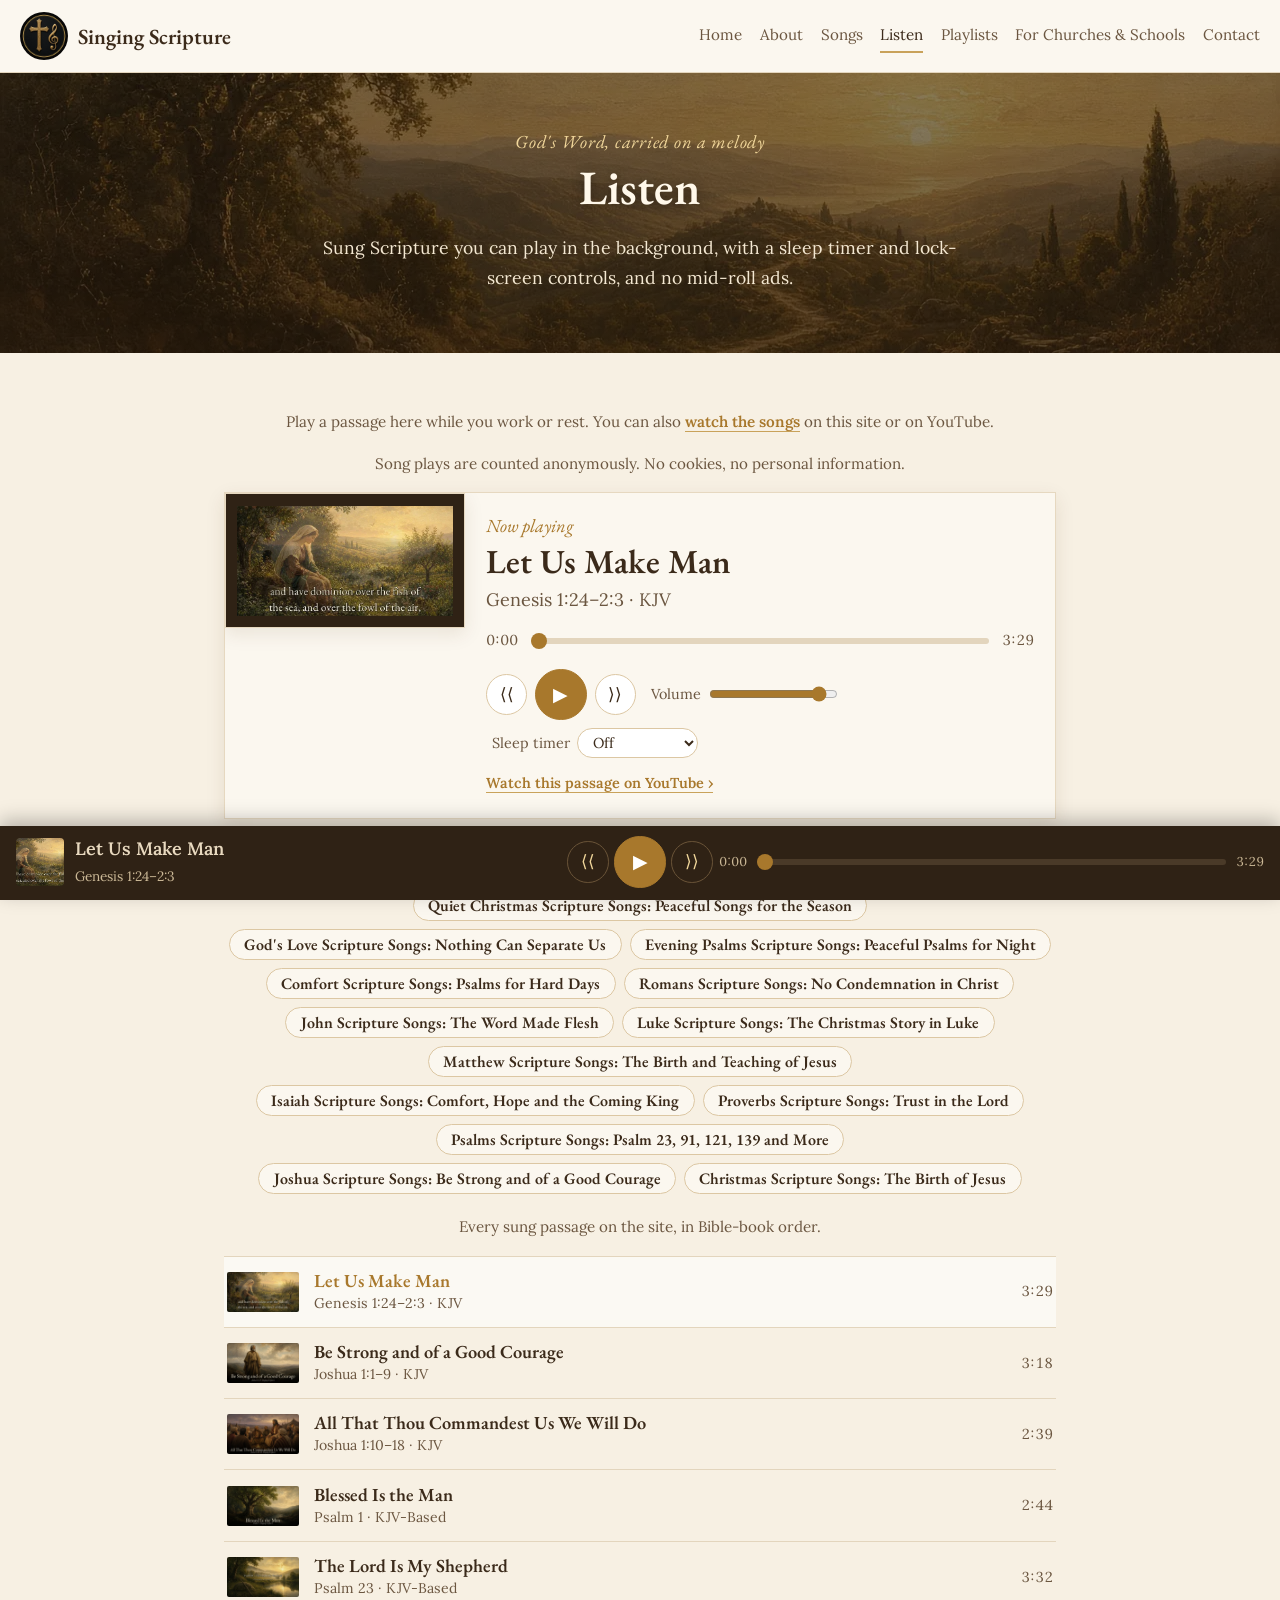
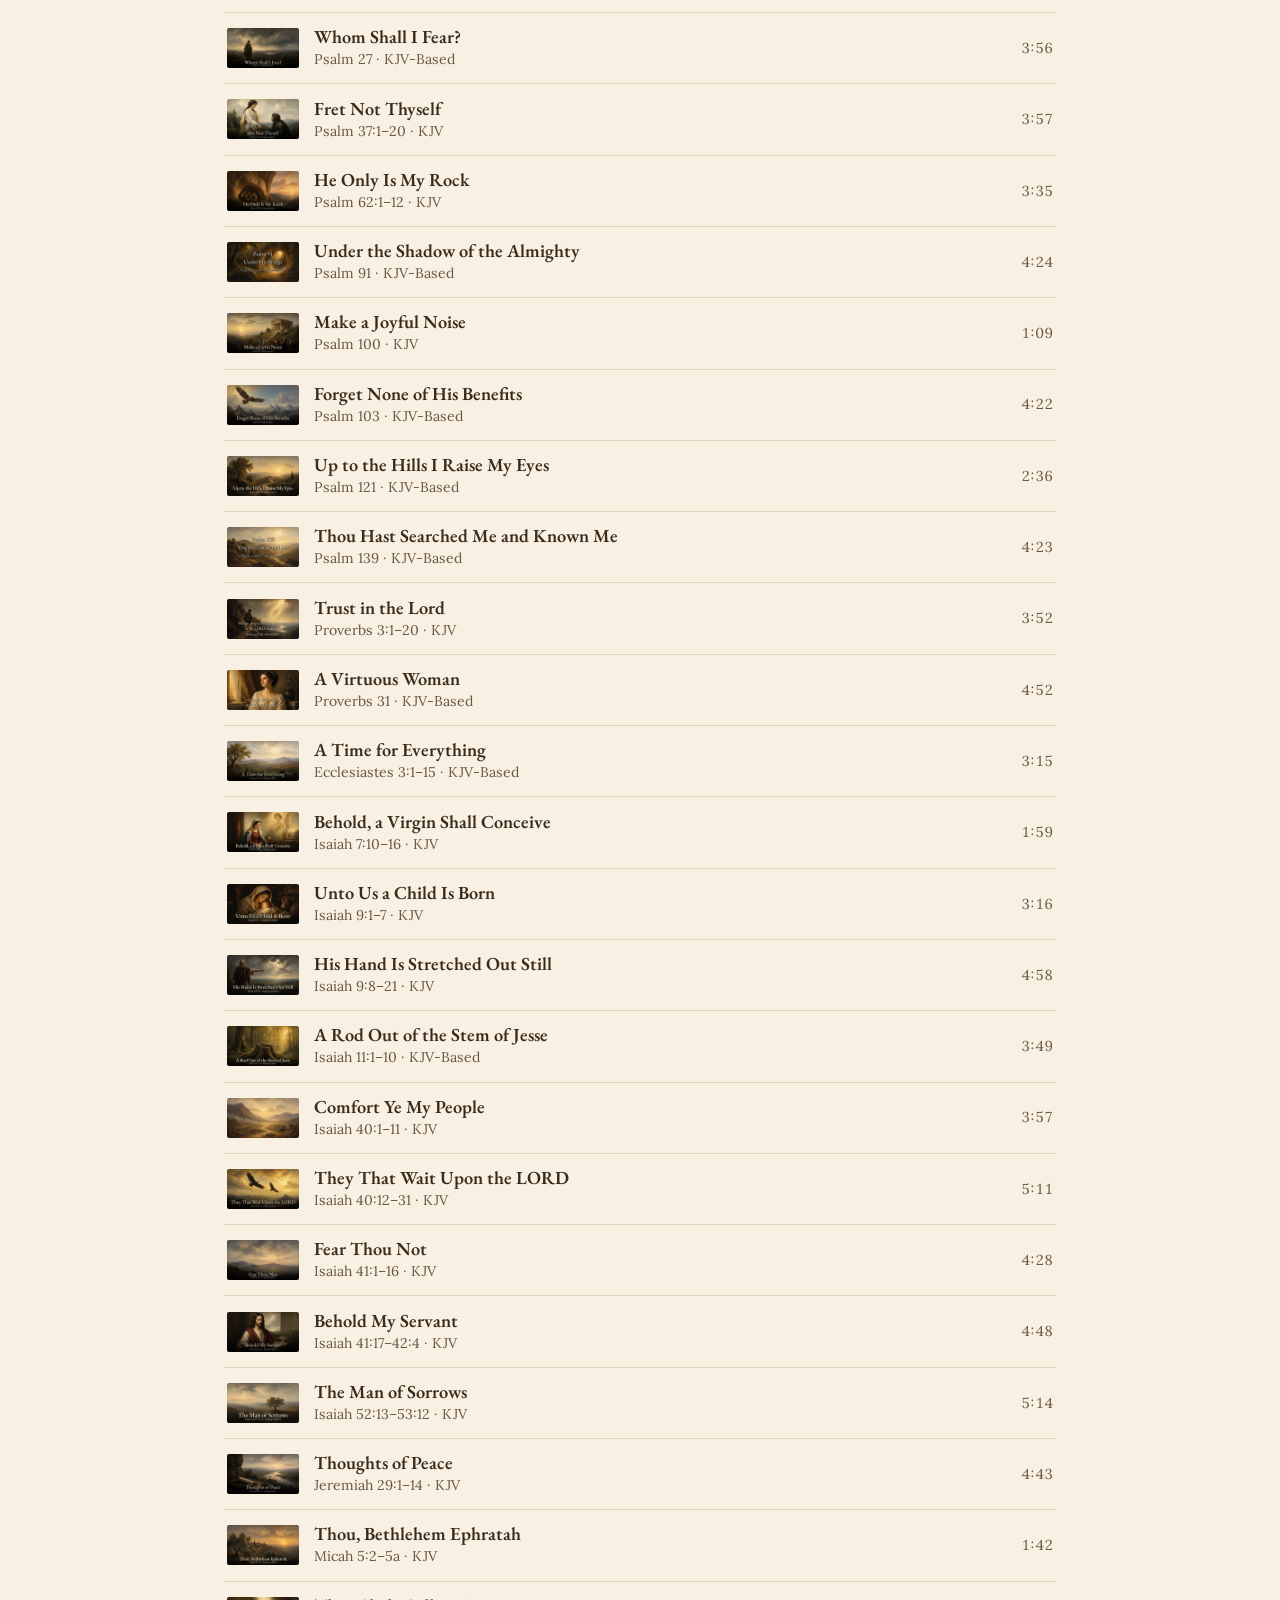
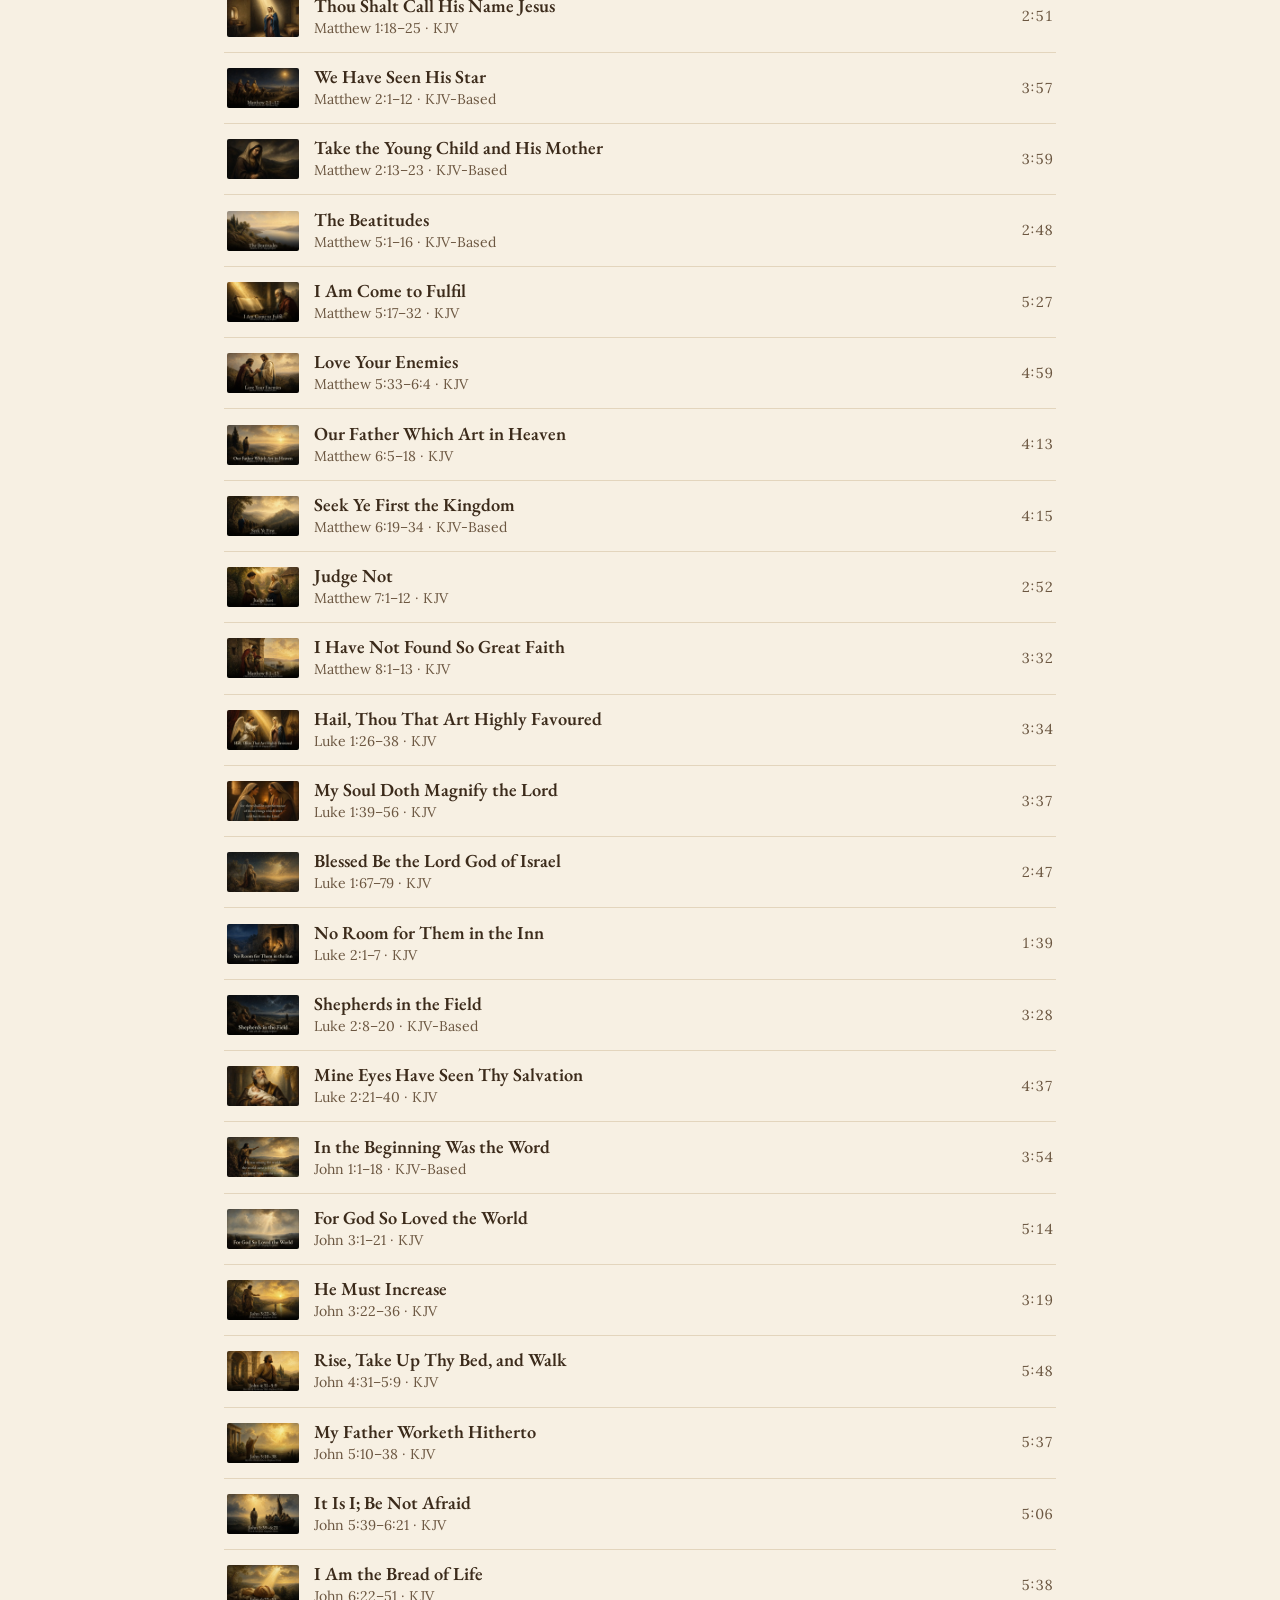
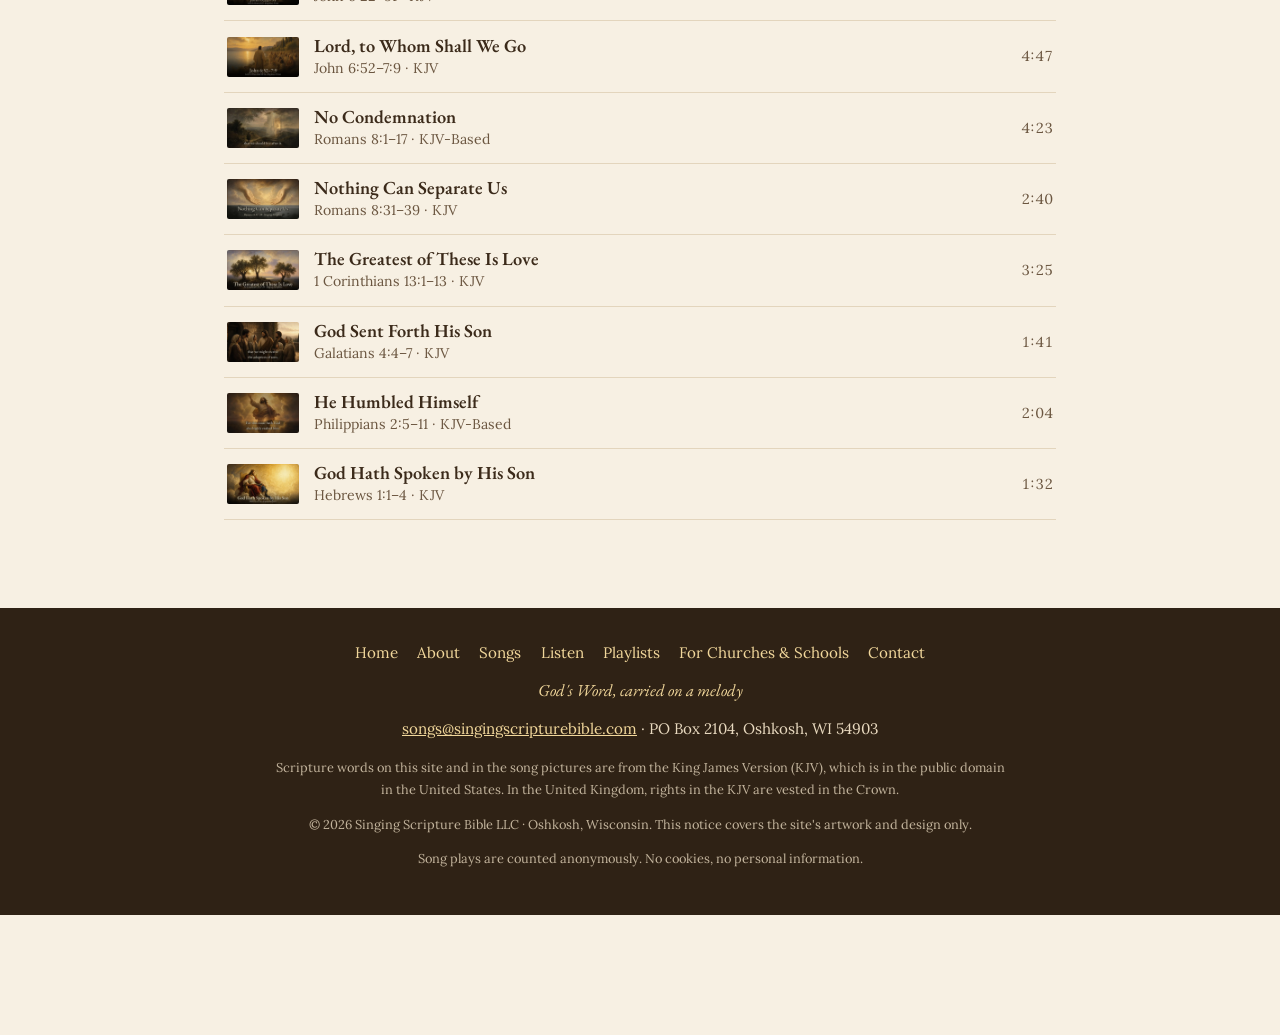
<file: listen.html>
<!doctype html>
<html lang="en">
<head>
<meta charset="utf-8">
<meta name="viewport" content="width=device-width, initial-scale=1">
<title>Listen · Singing Scripture</title>
<meta name="description" content="Listen to sung King James Scripture — playlists, a sleep timer, and lock-screen controls, with no mid-roll ads.">
<meta name="theme-color" content="#3b2a1a">
<link rel="canonical" href="https://singingscripturebible.com/listen.html">
<meta property="og:type" content="website">
<meta property="og:site_name" content="Singing Scripture">
<meta property="og:url" content="https://singingscripturebible.com/listen.html">
<meta property="og:title" content="Listen · Singing Scripture">
<meta property="og:description" content="Listen to sung King James Scripture — playlists, a sleep timer, and lock-screen controls, with no mid-roll ads.">
<meta property="og:image" content="https://singingscripturebible.com/assets/img/hero-green-pastures-1280.webp">
<meta name="twitter:card" content="summary_large_image">
<script type="application/ld+json">{"@context": "https://schema.org", "@graph": [{"@type": "Organization", "@id": "https://singingscripturebible.com/#org", "name": "Singing Scripture Bible LLC", "url": "https://singingscripturebible.com/", "email": "songs@singingscripturebible.com", "address": {"@type": "PostalAddress", "postOfficeBoxNumber": "2104", "addressLocality": "Oshkosh", "addressRegion": "WI", "postalCode": "54903", "addressCountry": "US"}, "sameAs": ["https://www.youtube.com/@SingingScriptureBible"]}, {"@type": "WebSite", "@id": "https://singingscripturebible.com/#site", "name": "Singing Scripture", "url": "https://singingscripturebible.com/", "publisher": {"@id": "https://singingscripturebible.com/#org"}, "inLanguage": "en"}]}</script>
<link rel="icon" href="assets/img/favicon-64.png">
<style>@font-face{font-family:'EB Garamond';src:url('assets/fonts/eb-garamond-400-normal.woff2') format('woff2');font-weight:400;font-style:normal;font-display:swap}@font-face{font-family:'EB Garamond';src:url('assets/fonts/eb-garamond-600-normal.woff2') format('woff2');font-weight:600;font-style:normal;font-display:swap}@font-face{font-family:'EB Garamond';src:url('assets/fonts/eb-garamond-400-italic.woff2') format('woff2');font-weight:400;font-style:italic;font-display:swap}@font-face{font-family:'Lora';src:url('assets/fonts/lora-400-normal.woff2') format('woff2');font-weight:400;font-style:normal;font-display:swap}@font-face{font-family:'Lora';src:url('assets/fonts/lora-600-normal.woff2') format('woff2');font-weight:600;font-style:normal;font-display:swap}@font-face{font-family:'Lora';src:url('assets/fonts/lora-400-italic.woff2') format('woff2');font-weight:400;font-style:italic;font-display:swap}:root{--framed:url('assets/img/hero-tree-river-800.webp')}</style>
<link rel="stylesheet" href="style.css">
<link rel="stylesheet" href="assets/player.css">
</head>
<body class="listen-page">
<a class="skip" href="#main">Skip to content</a>
<header class="masthead">
  <a class="brand" href="index.html"><img src="assets/img/logo-circle-256.webp" width="48" height="48" alt=""><span>Singing Scripture</span></a>
  <nav class="nav" aria-label="Main"><a href="index.html">Home</a><a href="about.html">About</a><a href="songs.html">Songs</a><a href="listen.html" aria-current=page>Listen</a><a href="playlists.html">Playlists</a><a href="churches-schools.html">For Churches &amp; Schools</a><a href="contact.html">Contact</a></nav>
</header>
<main id="main">

<section class="hero hero-sm" style="--bg:url('assets/img/hero-hills-path-1280.webp')"><div class="hero-inner"><p class="eyebrow">God&#x27;s Word, carried on a melody</p><h1>Listen</h1><p class="lede">Sung Scripture you can play in the background, with a sleep timer and lock-screen controls, and no mid-roll ads.</p></div></section>
<section>
  <p class="note-box">Play a passage here while you work or rest. You can also <a class="text-link" href="songs.html">watch the songs</a> on this site or on YouTube.</p>
  <p class="note-box">Song plays are counted anonymously. No cookies, no personal information.</p>
  <p id="player-error" class="note-box" hidden role="alert"></p>
  <article class="now-playing" aria-labelledby="now-title">
    <figure class="now-art" id="now-art"><img src="assets/img/songs/K2K1Wu4t5ic-yt-640.webp" width="640" height="360" alt=""></figure>
    <div class="now-copy">
      <p class="eyebrow-dark">Now playing</p>
      <h2 id="now-title">Let Us Make Man</h2>
      <p class="ref" id="now-passage">Genesis 1:24–2:3</p>
      <div class="time-row">
        <span id="time-cur">0:00</span>
        <input id="seek" class="seek" type="range" min="0" max="0" value="0" step="0.1" aria-label="Seek">
        <span id="time-dur">0:00</span>
      </div>
      <div class="controls">
        <button type="button" class="icon-btn" id="btn-prev" aria-label="Previous">⟨⟨</button>
        <button type="button" class="icon-btn play" id="btn-play" aria-label="Play">▶</button>
        <button type="button" class="icon-btn" id="btn-next" aria-label="Next">⟩⟩</button>
        <label class="vol-group">Volume
          <input id="volume" type="range" min="0" max="1" step="0.01" value="0.9" aria-label="Volume">
        </label>
        <label class="sleep-group">Sleep timer
          <select id="sleep-timer" aria-label="Sleep timer">
            <option value="0" selected>Off</option>
            <option value="15">15 minutes</option>
            <option value="30">30 minutes</option>
            <option value="45">45 minutes</option>
            <option value="60">60 minutes</option>
          </select>
          <span class="sleep-left" id="sleep-left" aria-live="polite"></span>
        </label>
      </div>
      <p class="yt-mini"><a class="text-link" id="now-yt" href="https://www.youtube.com/watch?v=K2K1Wu4t5ic">Watch this passage on YouTube ›</a></p>
    </div>
  </article>
  <div class="playlist-wrap">
    <div class="playlist-tabs" id="playlist-tabs" role="tablist" aria-label="Playlists"></div>
    <p class="playlist-note" id="playlist-note"></p>
    <ol class="track-list" id="track-list"></ol>
  </div>
</section>
<div class="dock" role="region" aria-label="Player">
  <div class="dock-track">
    <img id="dock-art" src="assets/img/songs/K2K1Wu4t5ic-yt-640.webp" width="48" height="48" alt="">
    <div>
      <strong id="dock-title">Let Us Make Man</strong>
      <span id="dock-passage">Genesis 1:24–2:3</span>
    </div>
  </div>
  <div class="dock-controls">
    <button type="button" class="icon-btn" id="dock-prev" aria-label="Previous">⟨⟨</button>
    <button type="button" class="icon-btn play" id="dock-play" aria-label="Play">▶</button>
    <button type="button" class="icon-btn" id="dock-next" aria-label="Next">⟩⟩</button>
  </div>
  <div class="dock-seek">
    <span id="dock-cur">0:00</span>
    <input id="dock-seek" class="seek" type="range" min="0" max="0" value="0" step="0.1" aria-label="Seek">
    <span id="dock-dur">0:00</span>
  </div>
</div>

</main>
<footer class="site-footer">
  <nav class="foot-nav" aria-label="Footer"><a href="index.html">Home</a><a href="about.html">About</a><a href="songs.html">Songs</a><a href="listen.html" aria-current=page>Listen</a><a href="playlists.html">Playlists</a><a href="churches-schools.html">For Churches &amp; Schools</a><a href="contact.html">Contact</a></nav>
  <p class="foot-tag">God&#x27;s Word, carried on a melody</p>
  <p><a href="mailto:songs@singingscripturebible.com">songs@singingscripturebible.com</a> · PO Box 2104, Oshkosh, WI 54903</p>
  <p class="small kjv-note">Scripture words on this site and in the song pictures are from the King James Version (KJV), which is in the public domain in the United States. In the United Kingdom, rights in the KJV are vested in the Crown.</p>
  <p class="small">© 2026 Singing Scripture Bible LLC · Oshkosh, Wisconsin. This notice covers the site&#x27;s artwork and design only.</p>
  <p class="small">Song plays are counted anonymously. No cookies, no personal information.</p>
</footer>
<audio id="player-audio" playsinline webkit-playsinline preload="metadata"></audio>
<script src="assets/lite-yt.js" defer></script>
<script data-goatcounter="https://singingscripture.goatcounter.com/count" async src="//gc.zgo.at/count.js"></script>
<script src="assets/player.js" defer></script>
</body>
</html>
</file>
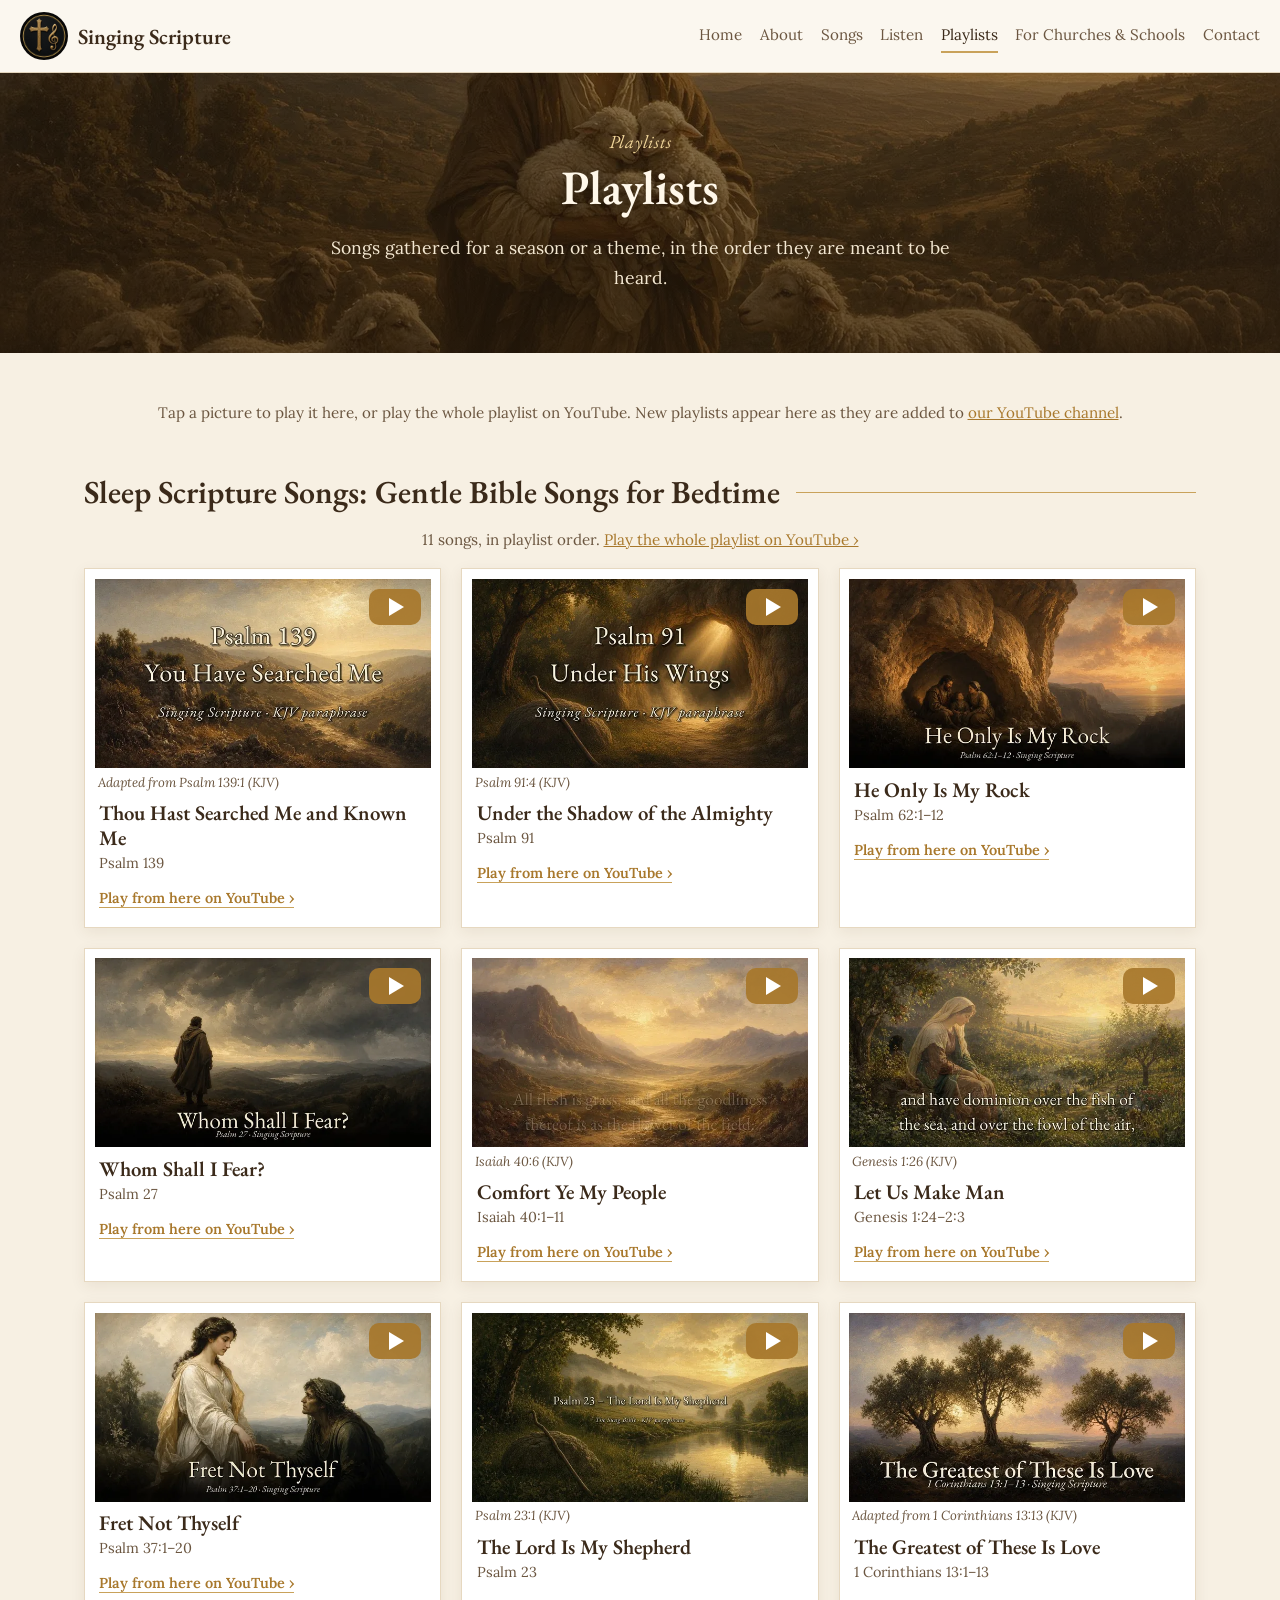
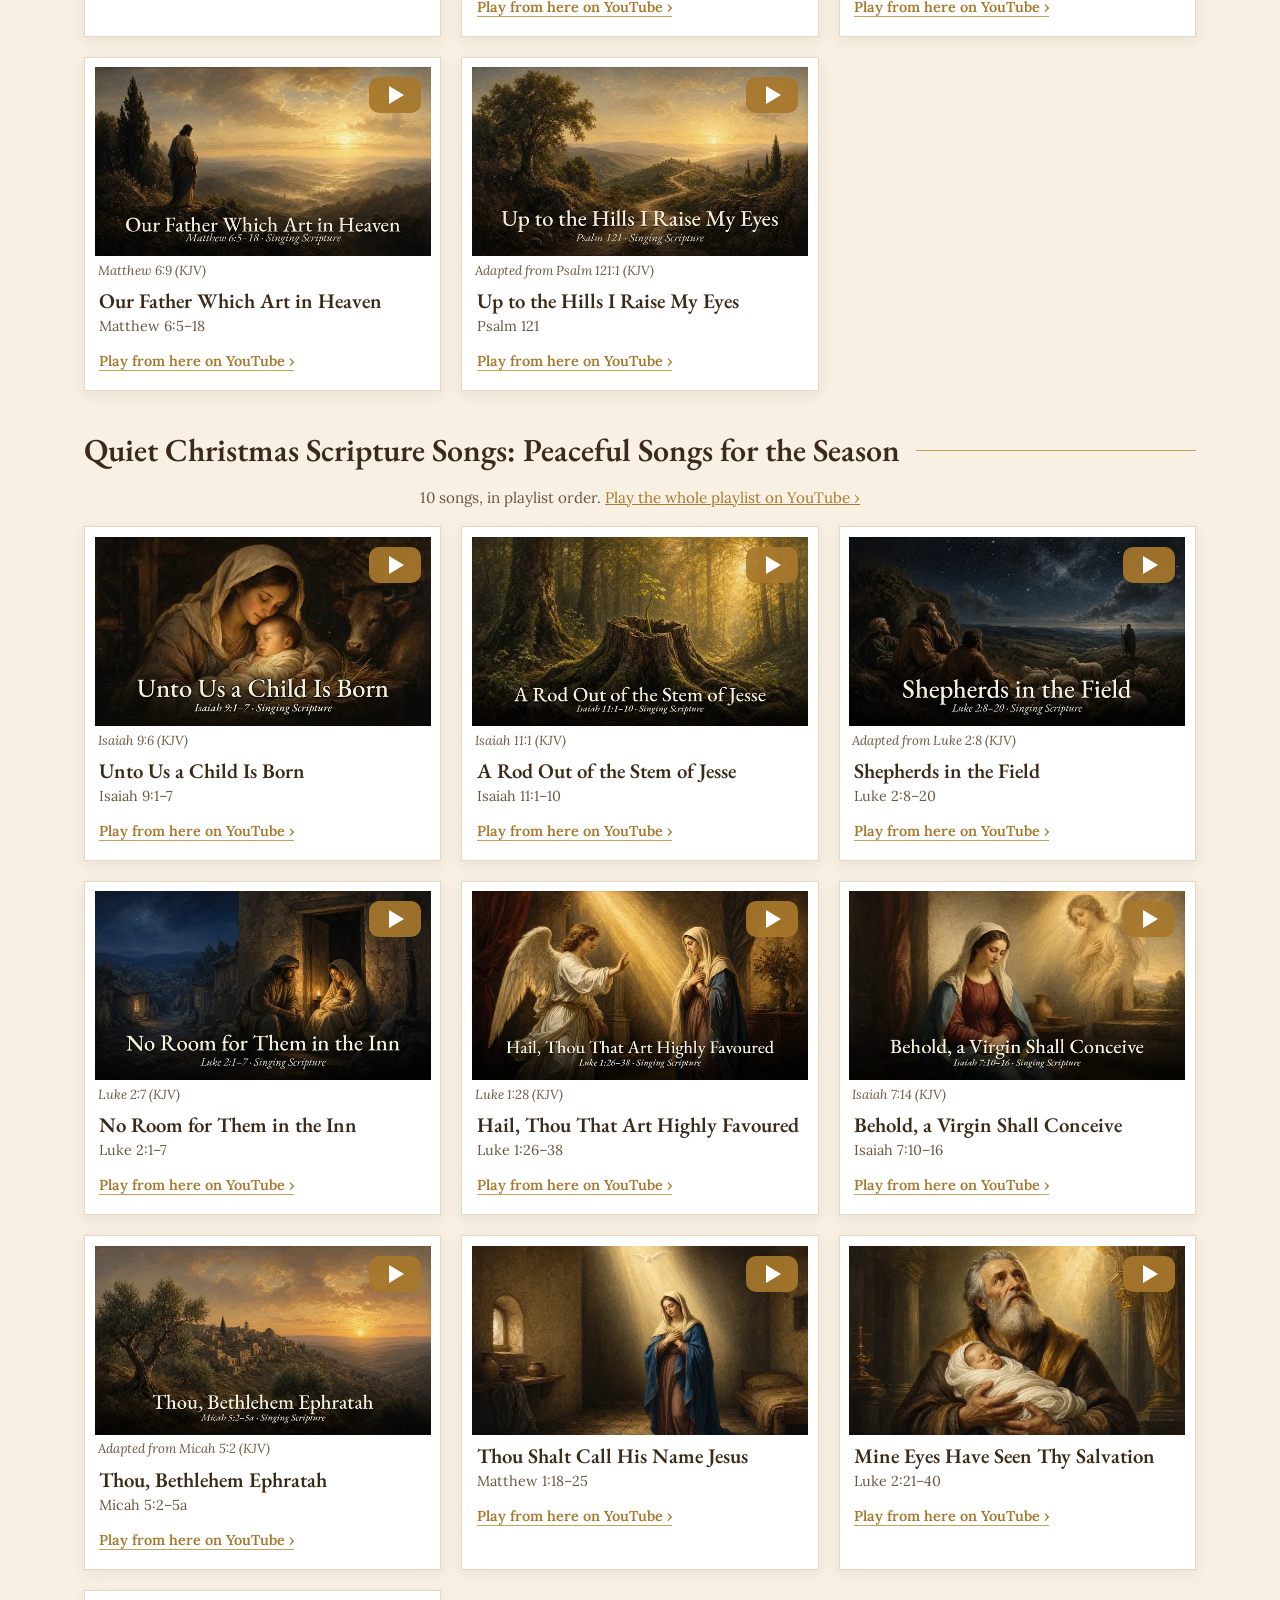
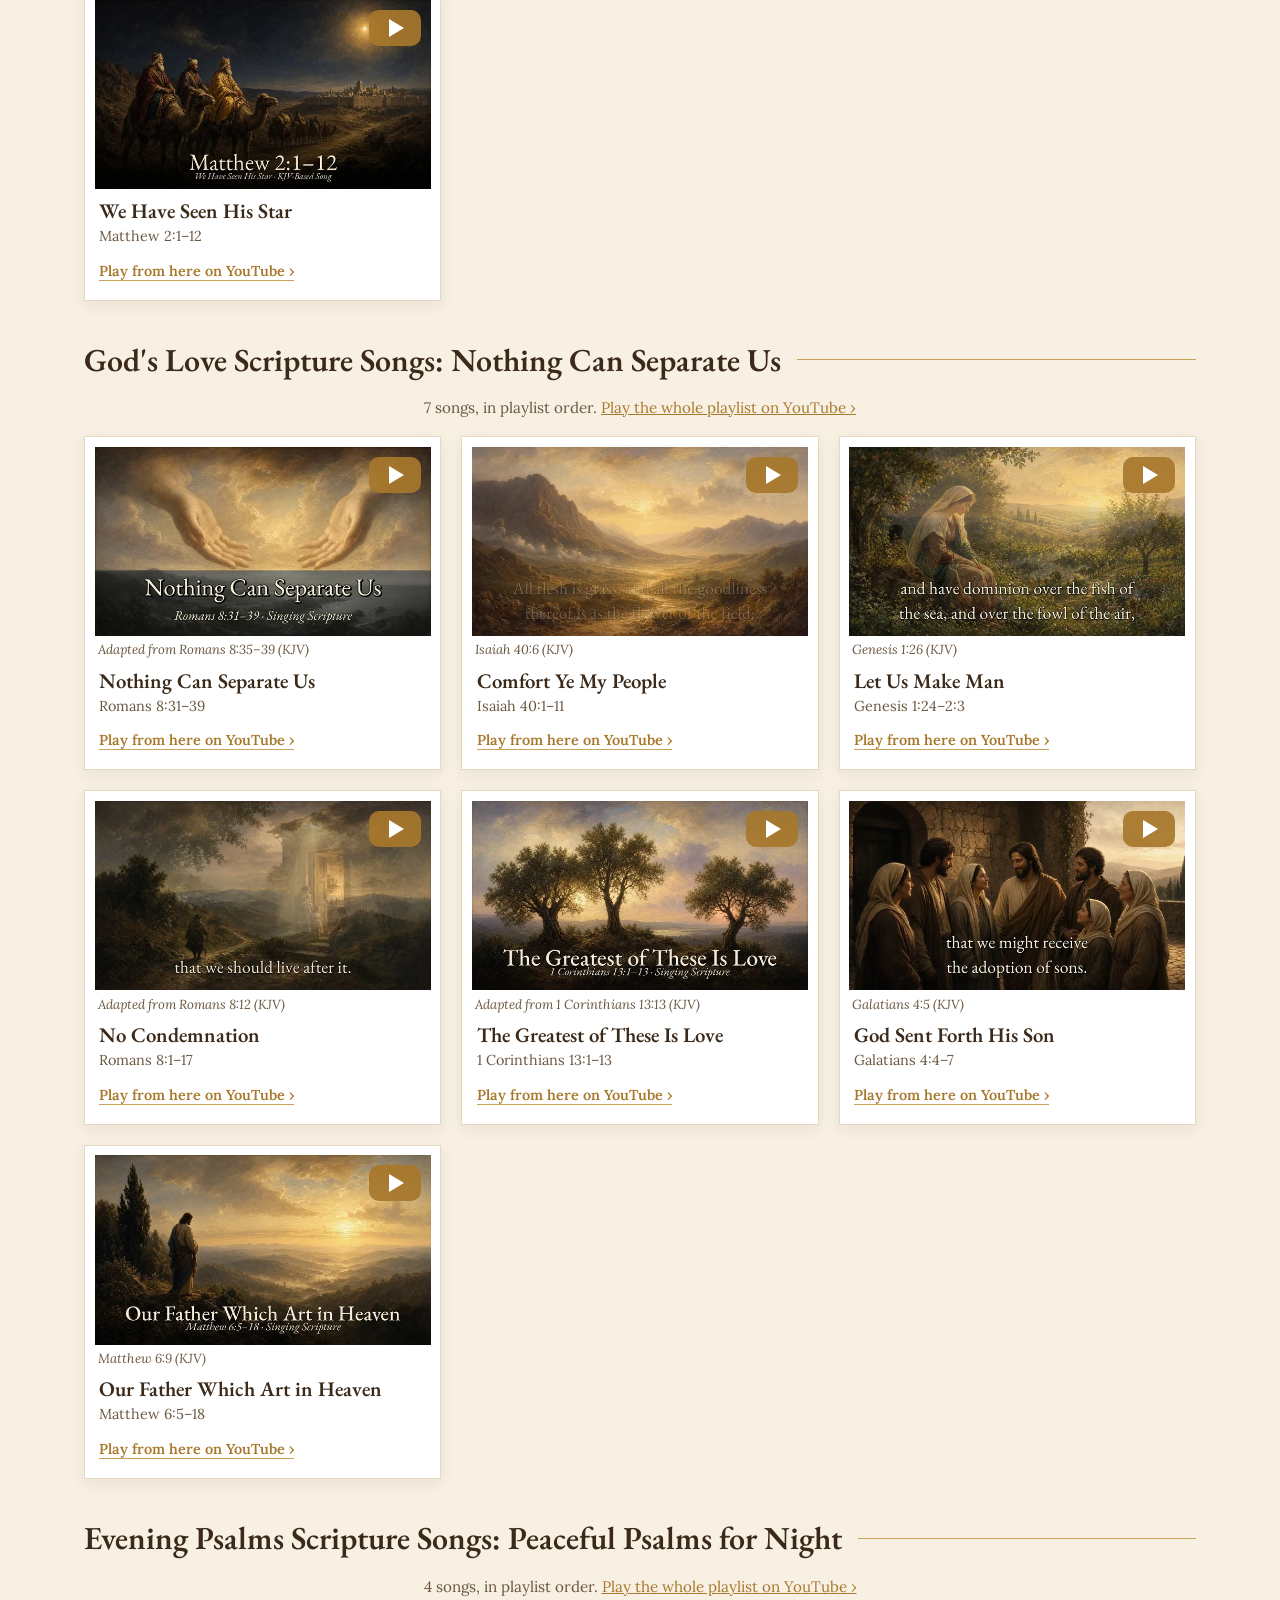
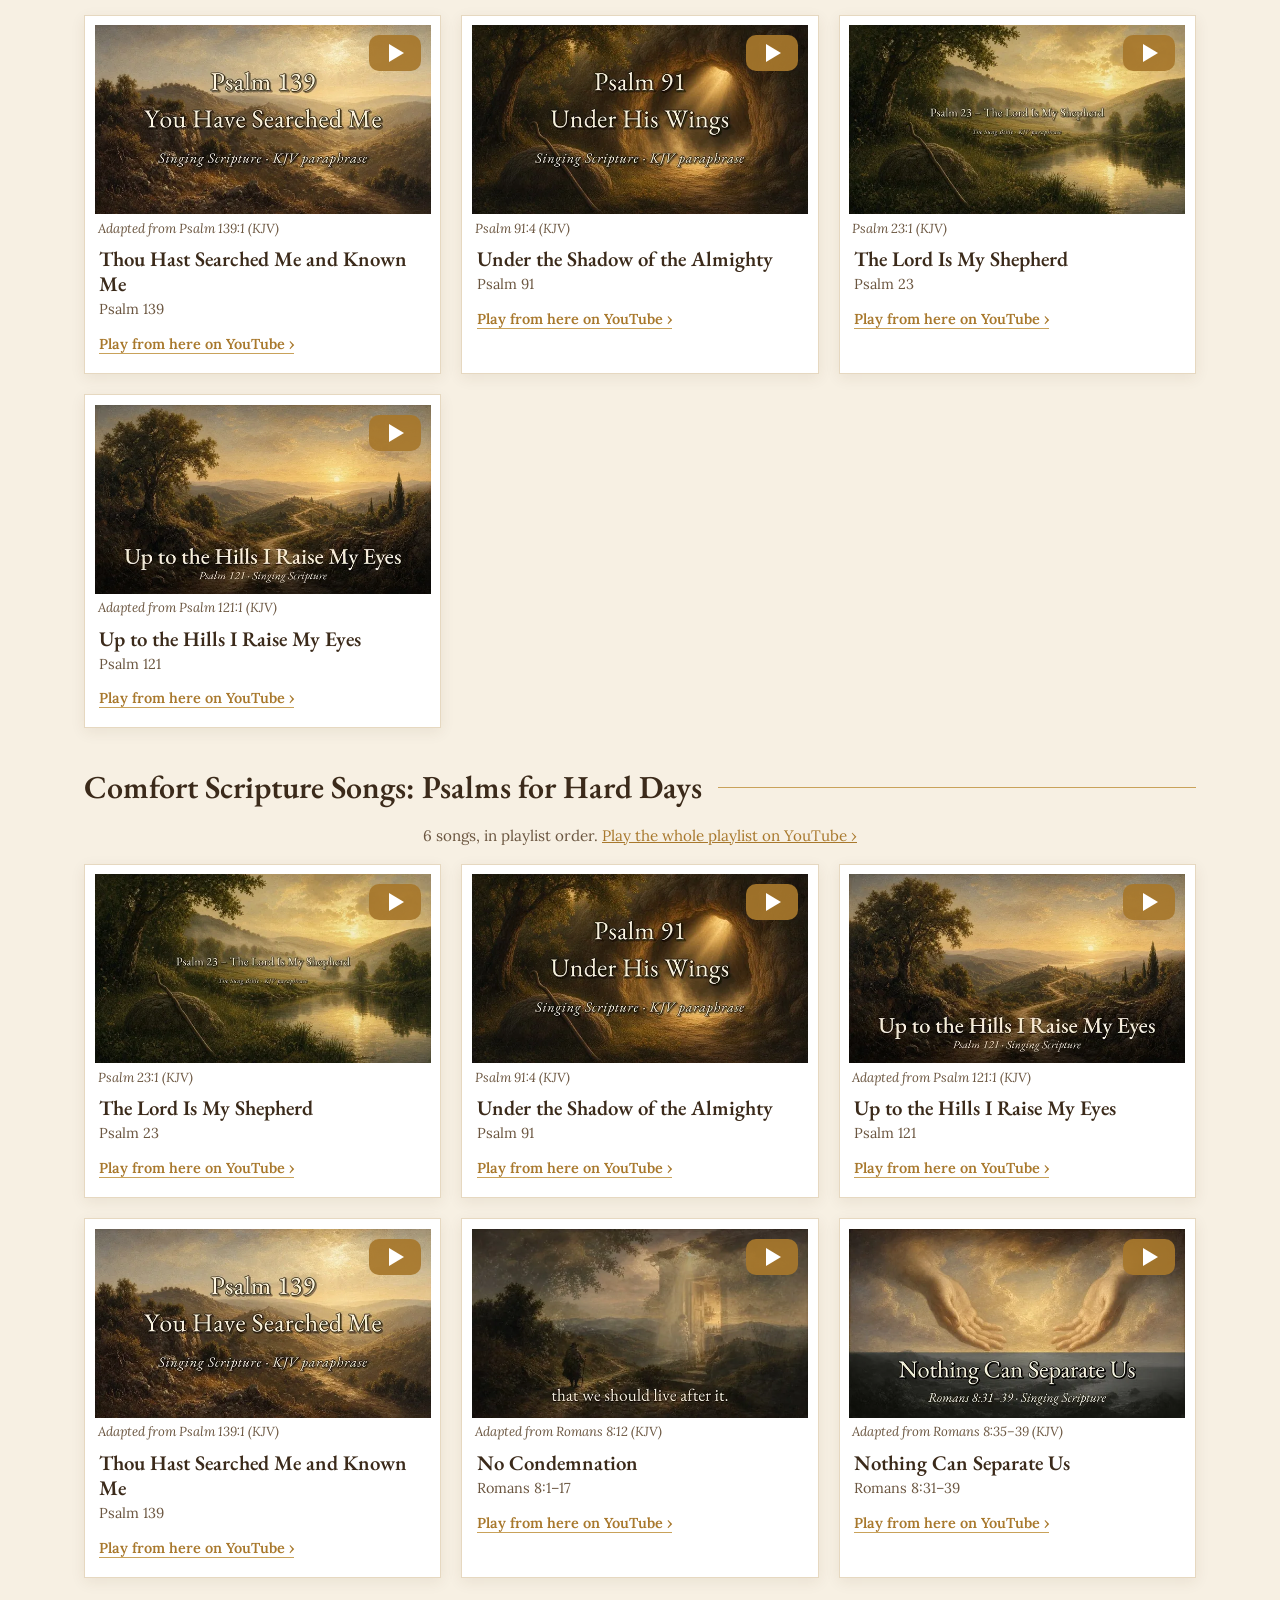
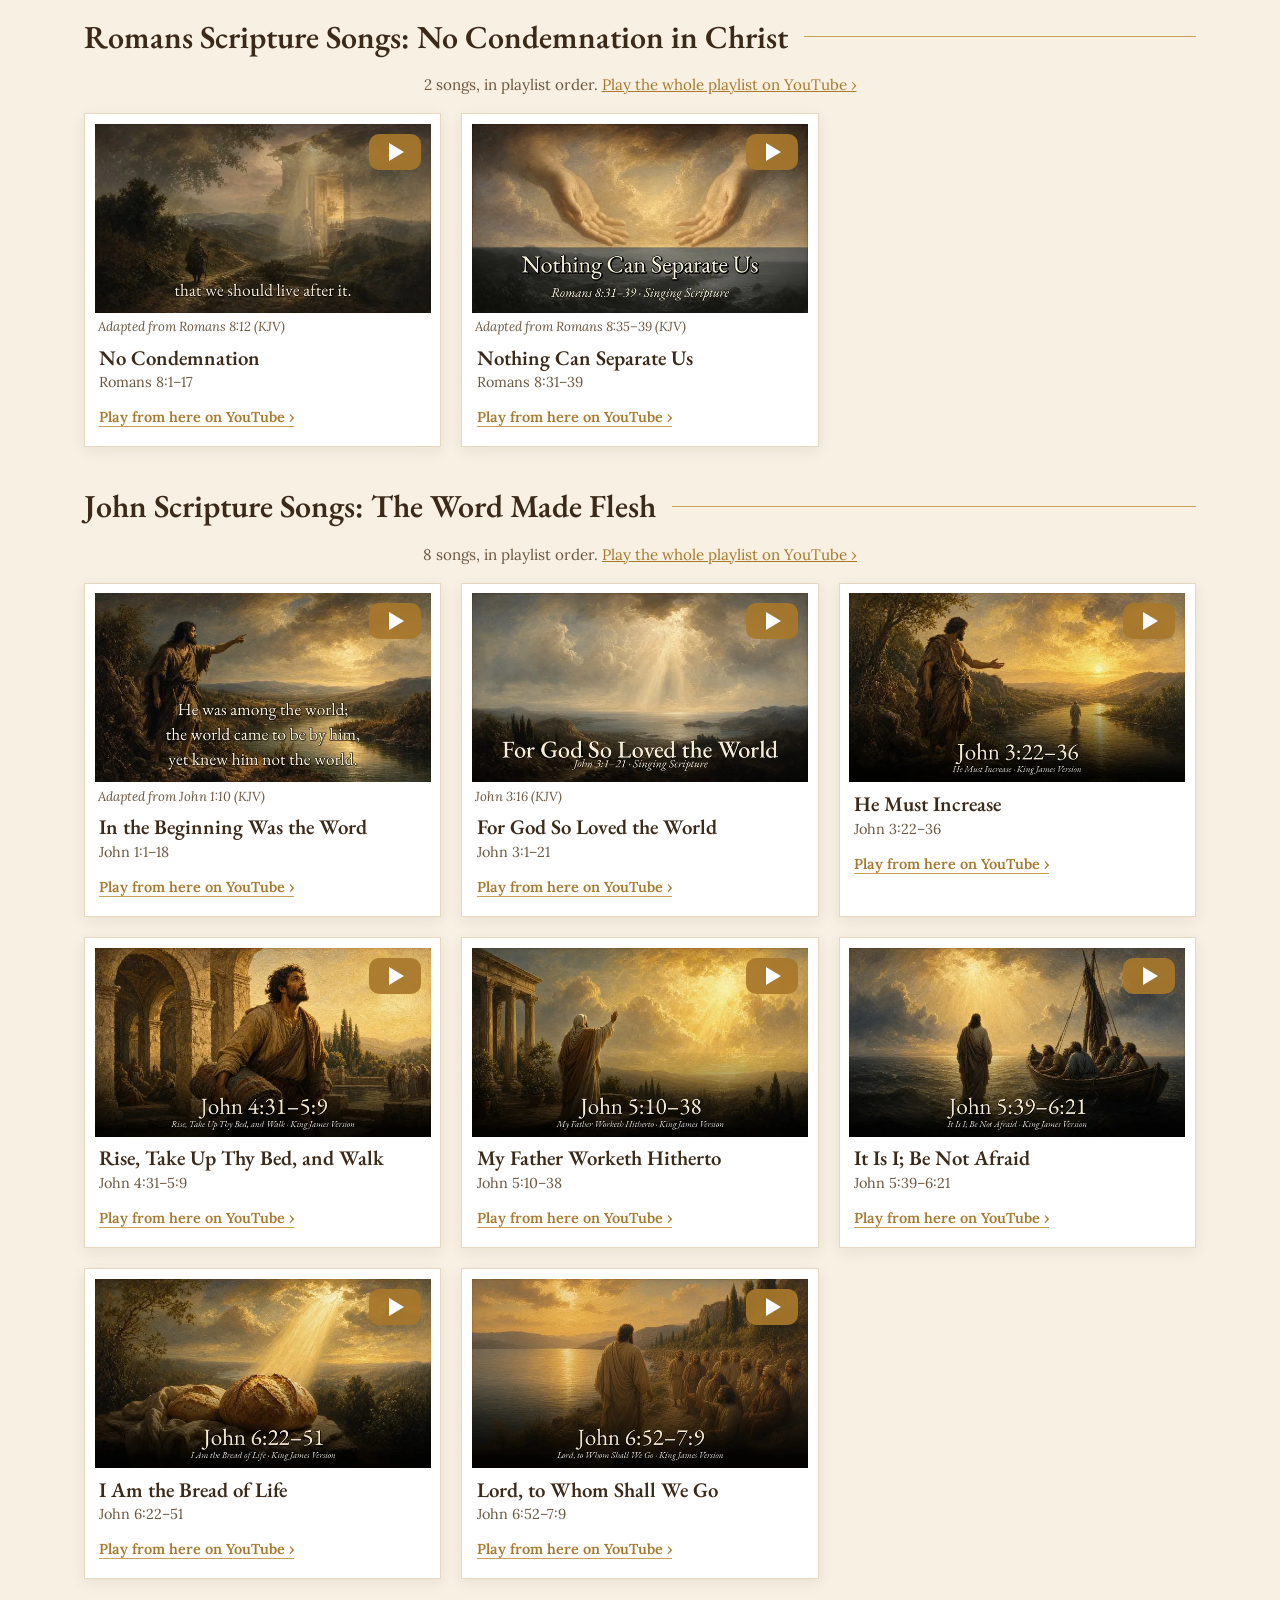
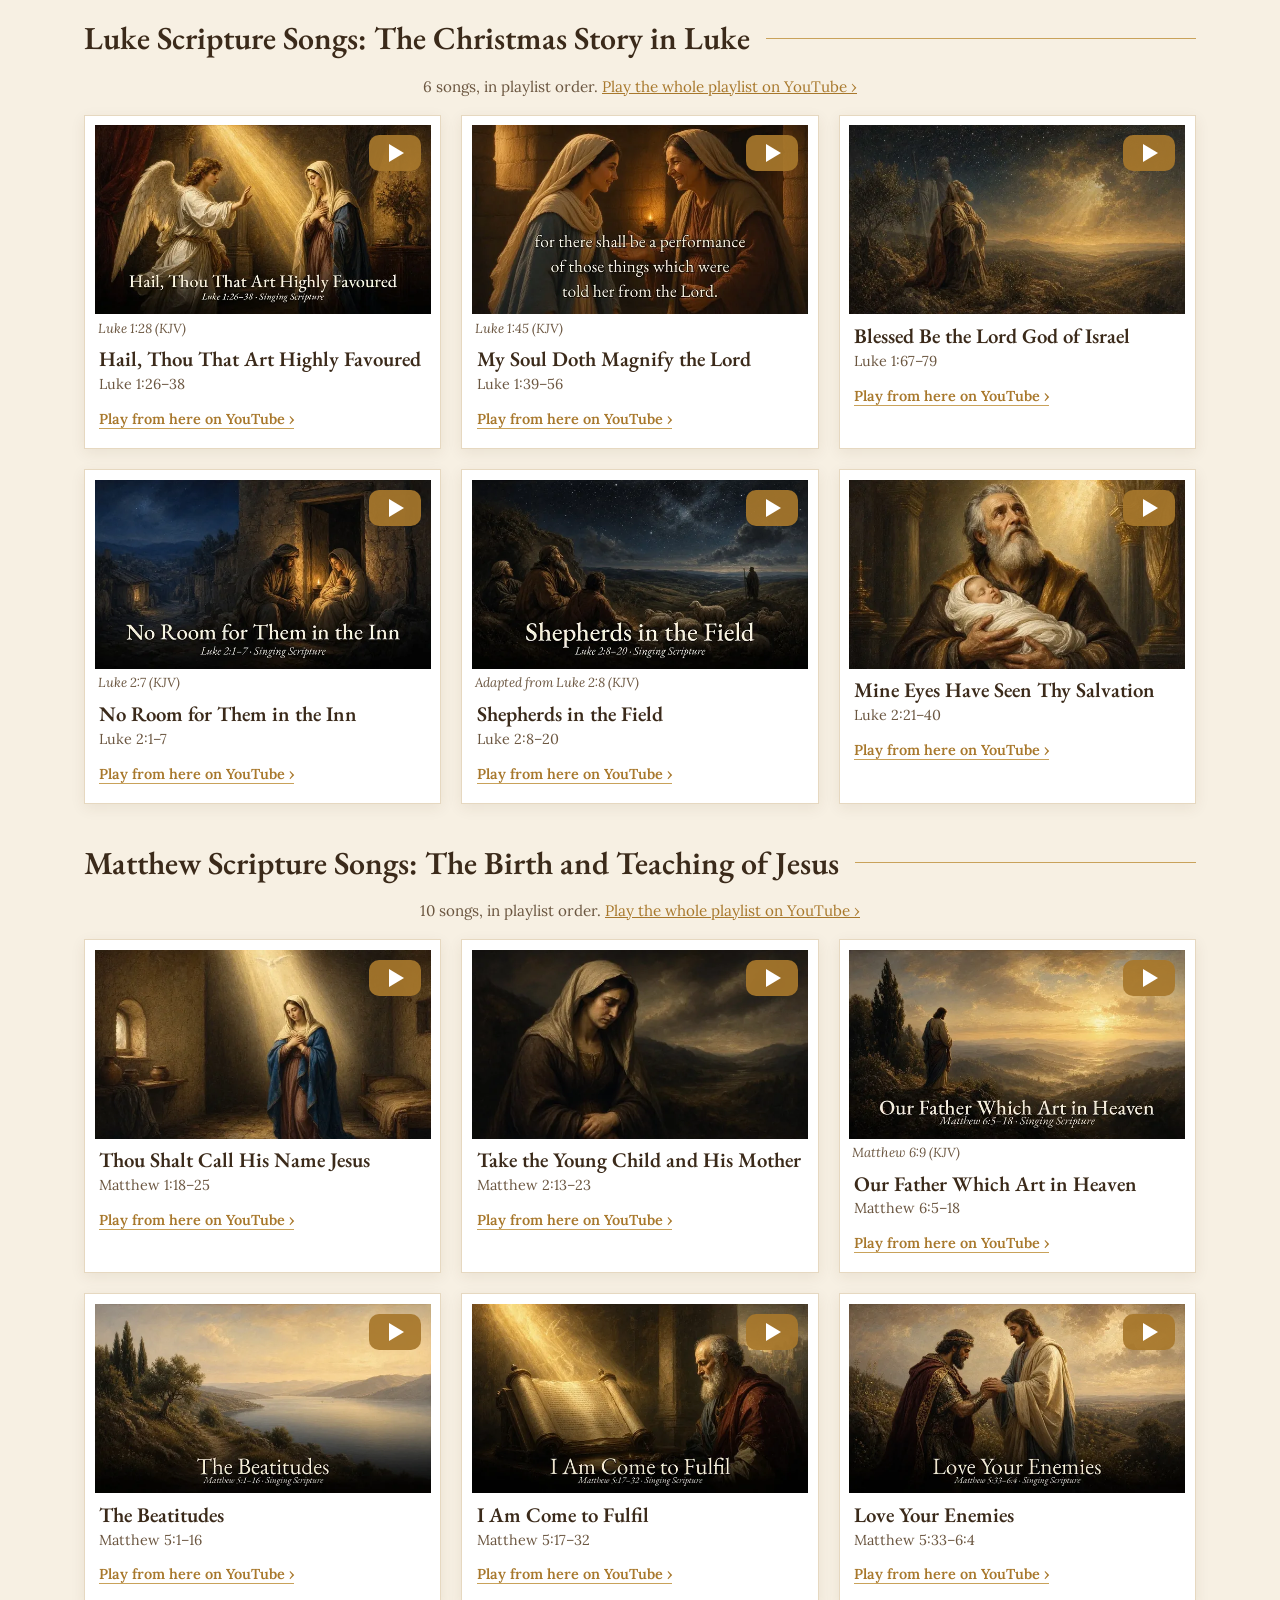
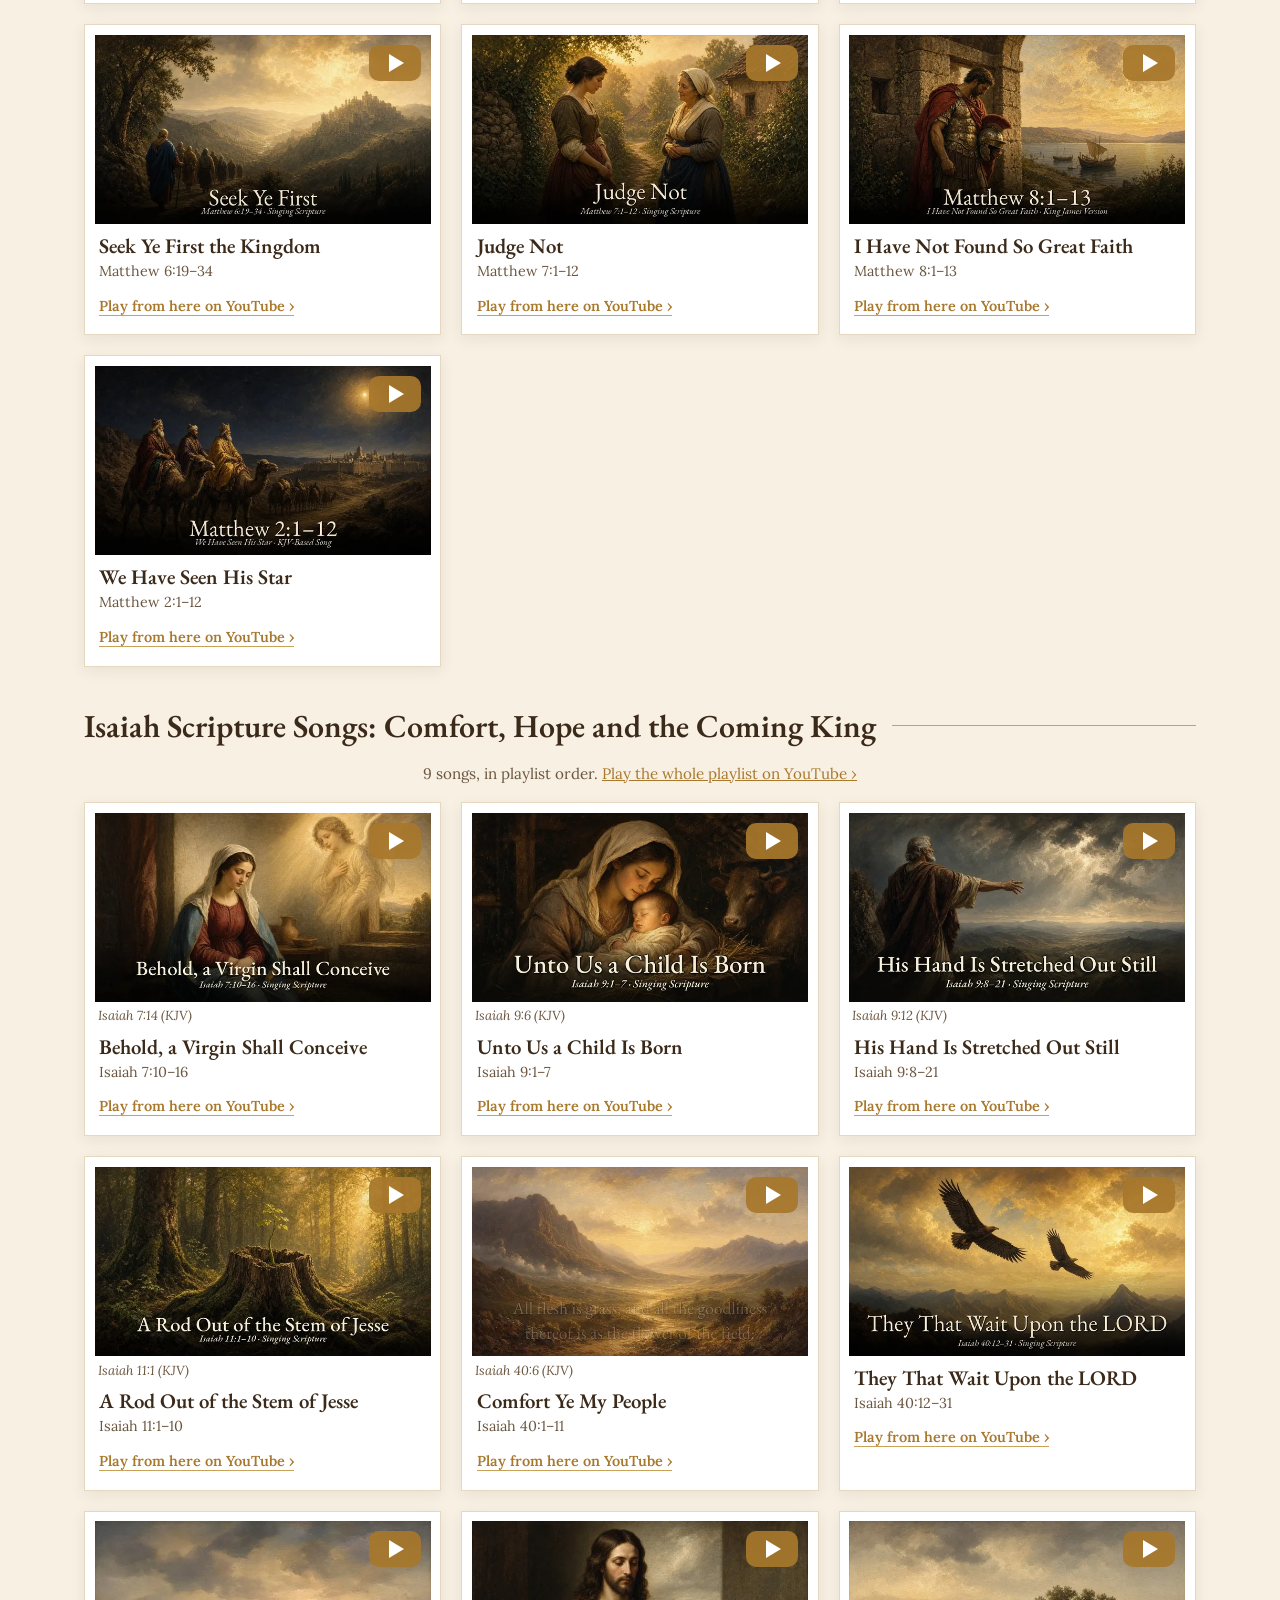
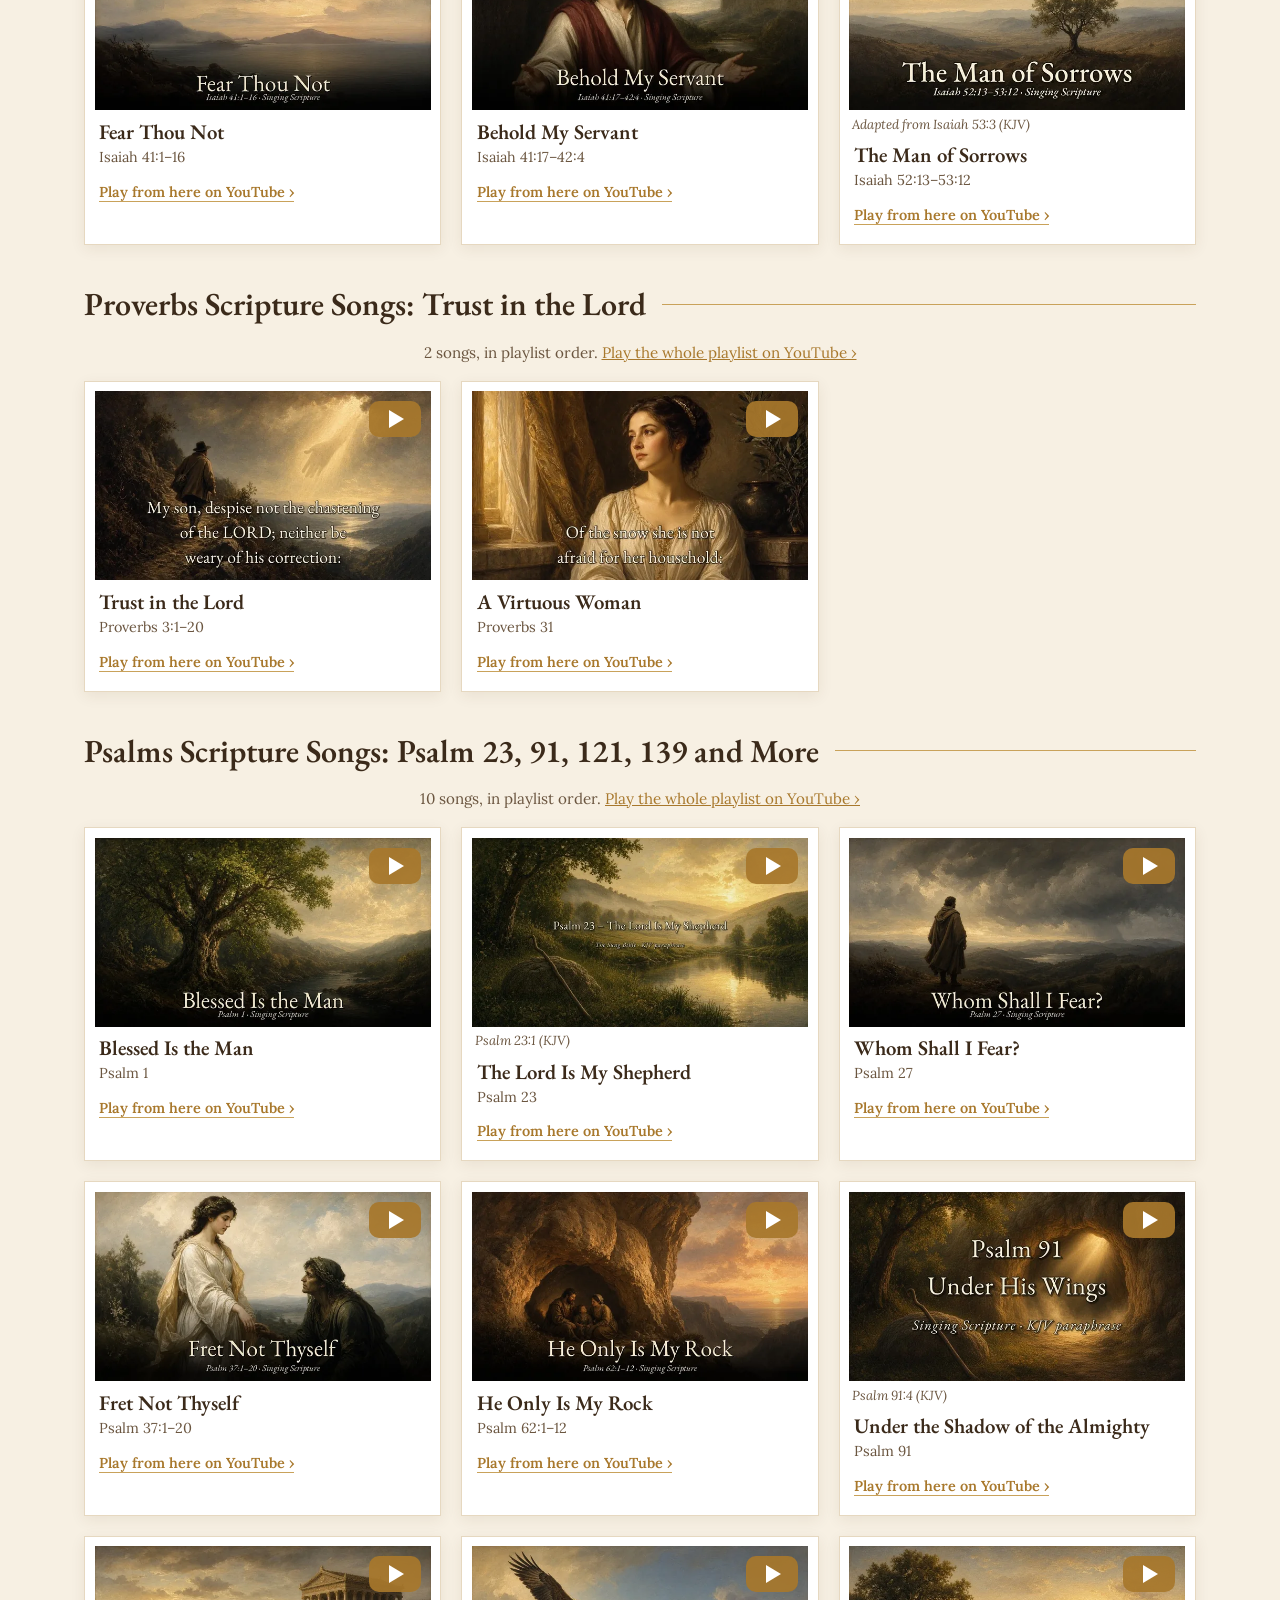
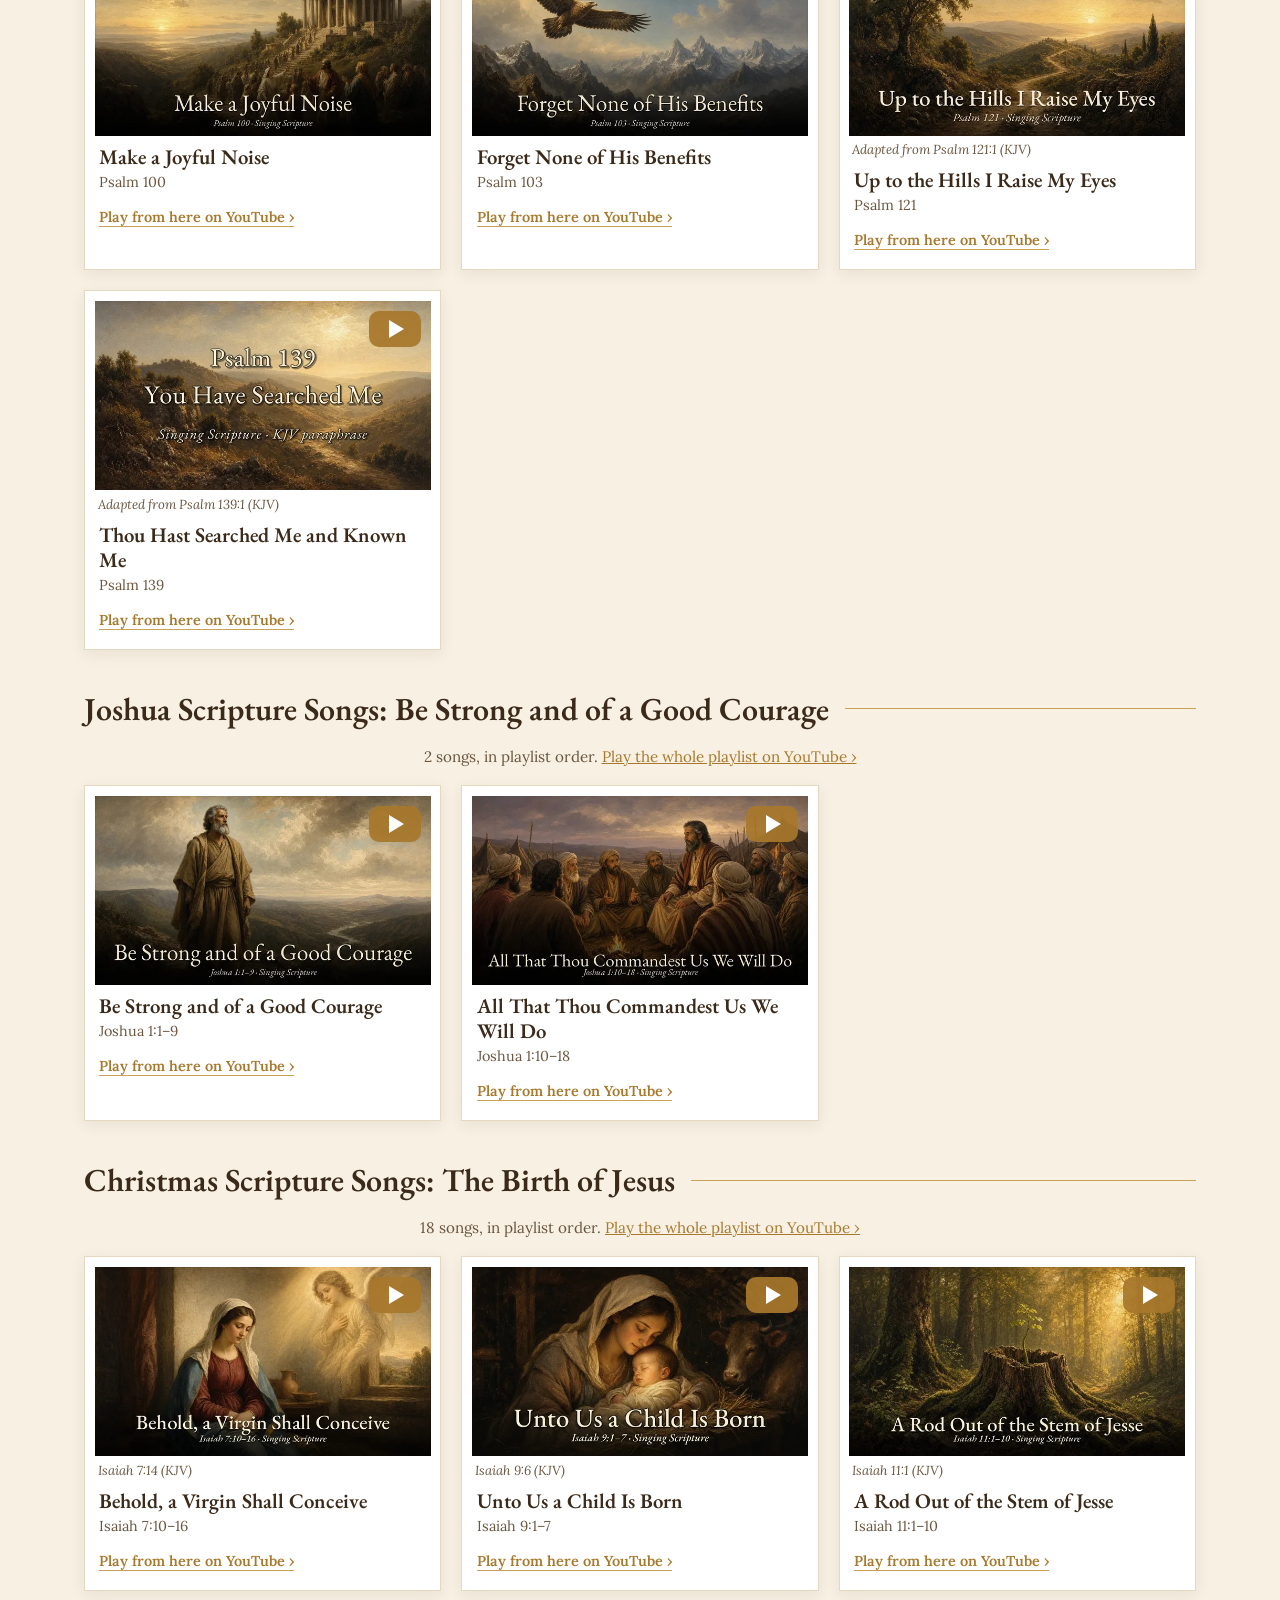
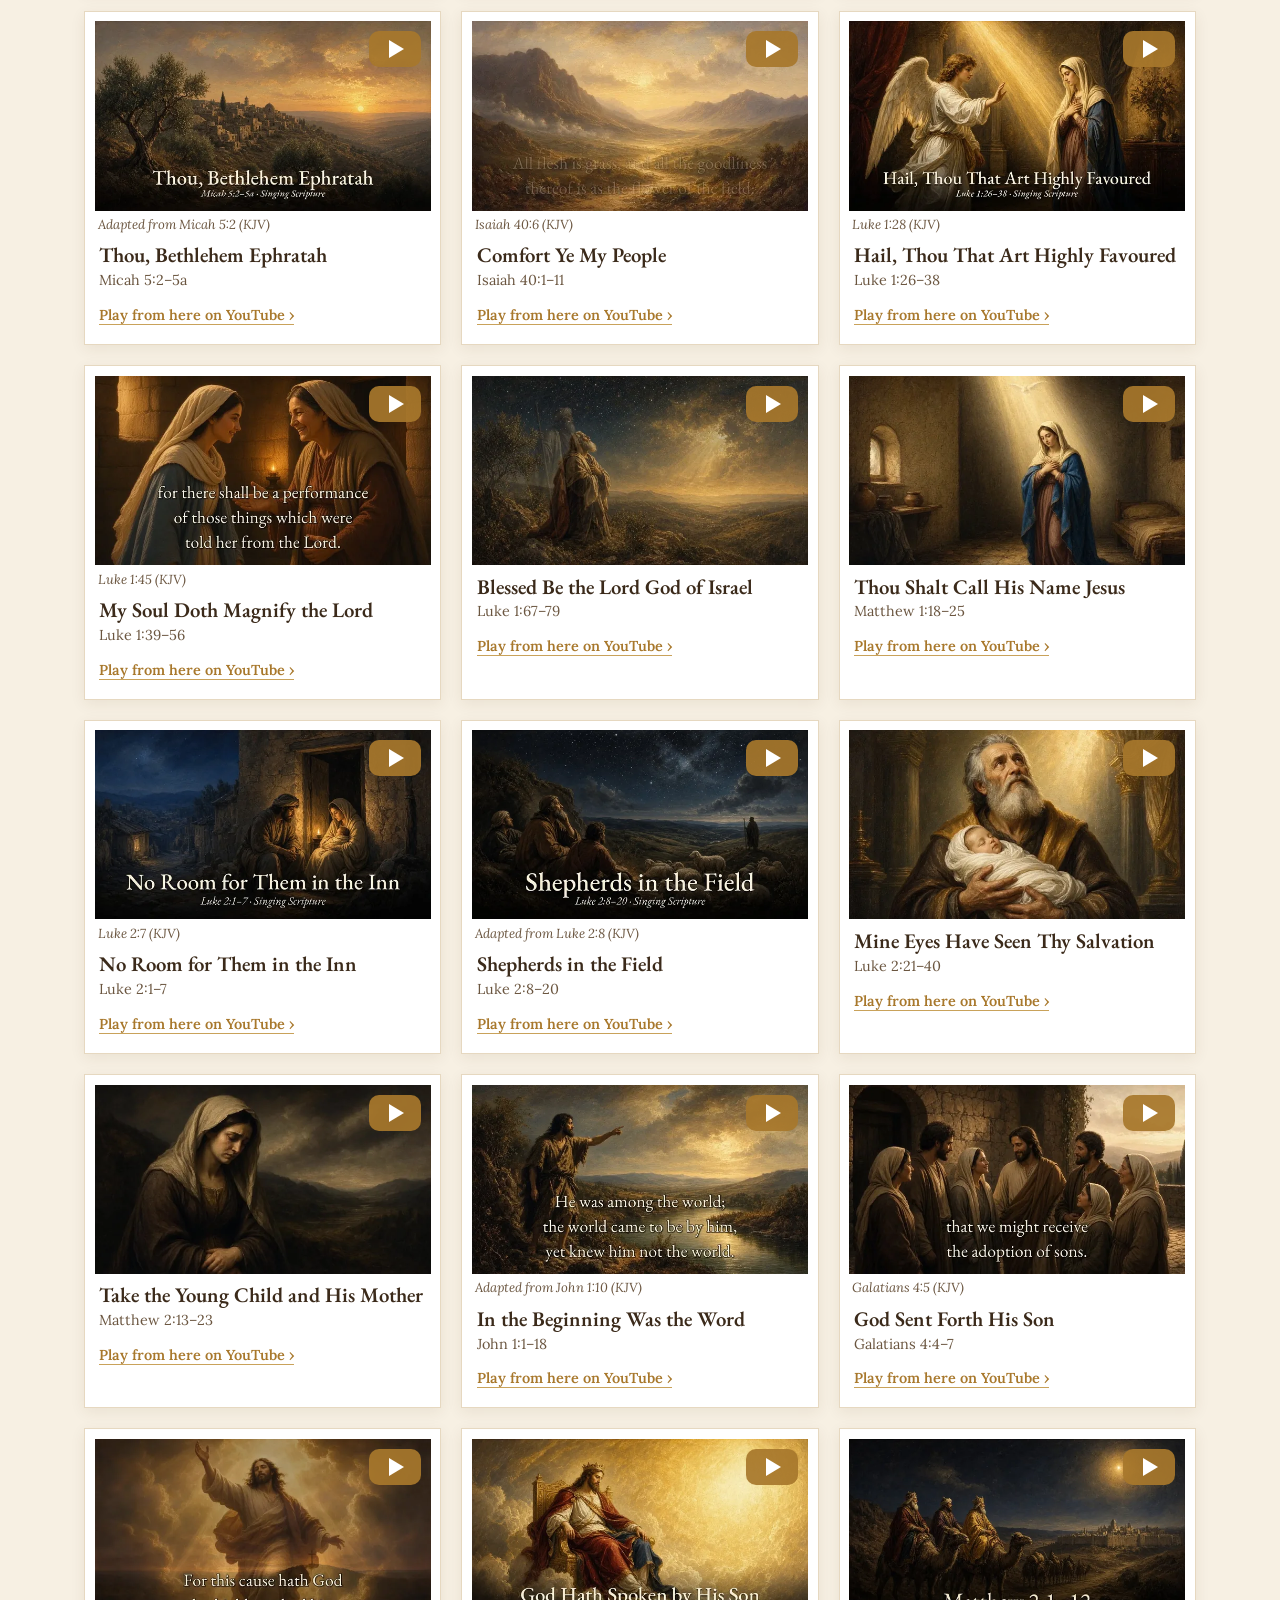
<file: playlists.html>
<!doctype html>
<html lang="en">
<head>
<meta charset="utf-8">
<meta name="viewport" content="width=device-width, initial-scale=1">
<title>Playlists · Singing Scripture</title>
<meta name="description" content="Singing Scripture playlists: passages of the King James Bible set to song, gathered for a season or theme.">
<meta name="theme-color" content="#3b2a1a">
<link rel="canonical" href="https://singingscripturebible.com/playlists.html">
<meta property="og:type" content="website">
<meta property="og:site_name" content="Singing Scripture">
<meta property="og:url" content="https://singingscripturebible.com/playlists.html">
<meta property="og:title" content="Playlists · Singing Scripture">
<meta property="og:description" content="Singing Scripture playlists: passages of the King James Bible set to song, gathered for a season or theme.">
<meta property="og:image" content="https://singingscripturebible.com/assets/img/hero-green-pastures-1280.webp">
<meta name="twitter:card" content="summary_large_image">
<script type="application/ld+json">{"@context": "https://schema.org", "@graph": [{"@type": "Organization", "@id": "https://singingscripturebible.com/#org", "name": "Singing Scripture Bible LLC", "url": "https://singingscripturebible.com/", "email": "songs@singingscripturebible.com", "address": {"@type": "PostalAddress", "postOfficeBoxNumber": "2104", "addressLocality": "Oshkosh", "addressRegion": "WI", "postalCode": "54903", "addressCountry": "US"}, "sameAs": ["https://www.youtube.com/@SingingScriptureBible"]}, {"@type": "WebSite", "@id": "https://singingscripturebible.com/#site", "name": "Singing Scripture", "url": "https://singingscripturebible.com/", "publisher": {"@id": "https://singingscripturebible.com/#org"}, "inLanguage": "en"}]}</script>
<link rel="icon" href="assets/img/favicon-64.png">
<style>@font-face{font-family:'EB Garamond';src:url('assets/fonts/eb-garamond-400-normal.woff2') format('woff2');font-weight:400;font-style:normal;font-display:swap}@font-face{font-family:'EB Garamond';src:url('assets/fonts/eb-garamond-600-normal.woff2') format('woff2');font-weight:600;font-style:normal;font-display:swap}@font-face{font-family:'EB Garamond';src:url('assets/fonts/eb-garamond-400-italic.woff2') format('woff2');font-weight:400;font-style:italic;font-display:swap}@font-face{font-family:'Lora';src:url('assets/fonts/lora-400-normal.woff2') format('woff2');font-weight:400;font-style:normal;font-display:swap}@font-face{font-family:'Lora';src:url('assets/fonts/lora-600-normal.woff2') format('woff2');font-weight:600;font-style:normal;font-display:swap}@font-face{font-family:'Lora';src:url('assets/fonts/lora-400-italic.woff2') format('woff2');font-weight:400;font-style:italic;font-display:swap}:root{--framed:url('assets/img/hero-tree-river-800.webp')}</style>
<link rel="stylesheet" href="style.css">
</head>
<body>
<a class="skip" href="#main">Skip to content</a>
<header class="masthead">
  <a class="brand" href="index.html"><img src="assets/img/logo-circle-256.webp" width="48" height="48" alt=""><span>Singing Scripture</span></a>
  <nav class="nav" aria-label="Main"><a href="index.html">Home</a><a href="about.html">About</a><a href="songs.html">Songs</a><a href="listen.html">Listen</a><a href="playlists.html" aria-current=page>Playlists</a><a href="churches-schools.html">For Churches &amp; Schools</a><a href="contact.html">Contact</a></nav>
</header>
<main id="main">
<section class="hero hero-sm" style="--bg:url('assets/img/hero-shepherd-1280.webp')"><div class="hero-inner"><p class="eyebrow">Playlists</p><h1>Playlists</h1><p class="lede">Songs gathered for a season or a theme, in the order they are meant to be heard.</p></div></section>
<div class="library">
  <p class="center small-note">Tap a picture to play it here, or play the whole playlist on YouTube. New playlists appear here as they are added to <a href="https://www.youtube.com/@SingingScriptureBible">our YouTube channel</a>.</p>
  <section class="book" id="pl-PLA2rN1UHKoD8"><h2>Sleep Scripture Songs: Gentle Bible Songs for Bedtime</h2><p class="center small-note">11 songs, in playlist order. <a href="https://www.youtube.com/playlist?list=PLA2rN1UHKoD8">Play the whole playlist on YouTube ›</a></p><ol class="song-grid"><li class="song-card"><a class="yt" data-id="mF0hYg8ZthE" href="https://www.youtube.com/watch?v=mF0hYg8ZthE" aria-label="Play Thou Hast Searched Me and Known Me (Psalm 139) on YouTube"><img src="assets/img/songs/mF0hYg8ZthE-yt-640.webp" width="640" height="360" loading="lazy" alt="Video picture with the words &quot;Psalm 139 · You Have Searched Me&quot; (Adapted from Psalm 139:1 (KJV))"><span class="yt-play" aria-hidden="true"></span></a><p class="pic-label">Adapted from Psalm 139:1 (KJV)</p><div class="song-meta"><h3>Thou Hast Searched Me and Known Me</h3><p class="ref">Psalm 139</p><a class="text-link" href="https://www.youtube.com/watch?v=mF0hYg8ZthE&amp;list=PLA2rN1UHKoD8">Play from here on YouTube ›</a></div></li><li class="song-card"><a class="yt" data-id="46h0IUAItHQ" href="https://www.youtube.com/watch?v=46h0IUAItHQ" aria-label="Play Under the Shadow of the Almighty (Psalm 91) on YouTube"><img src="assets/img/songs/46h0IUAItHQ-yt-640.webp" width="640" height="360" loading="lazy" alt="Video picture with the words &quot;Psalm 91 · Under His Wings&quot; (Psalm 91:4 (KJV))"><span class="yt-play" aria-hidden="true"></span></a><p class="pic-label">Psalm 91:4 (KJV)</p><div class="song-meta"><h3>Under the Shadow of the Almighty</h3><p class="ref">Psalm 91</p><a class="text-link" href="https://www.youtube.com/watch?v=46h0IUAItHQ&amp;list=PLA2rN1UHKoD8">Play from here on YouTube ›</a></div></li><li class="song-card"><a class="yt" data-id="b7tSyfkSsS0" href="https://www.youtube.com/watch?v=b7tSyfkSsS0" aria-label="Play He Only Is My Rock (Psalm 62:1–12) on YouTube"><img src="assets/img/songs/b7tSyfkSsS0-yt-640.webp" width="640" height="360" loading="lazy" alt="Painting for Psalm 62:1–12"><span class="yt-play" aria-hidden="true"></span></a><div class="song-meta"><h3>He Only Is My Rock</h3><p class="ref">Psalm 62:1–12</p><a class="text-link" href="https://www.youtube.com/watch?v=b7tSyfkSsS0&amp;list=PLA2rN1UHKoD8">Play from here on YouTube ›</a></div></li><li class="song-card"><a class="yt" data-id="mYEGf1unIdE" href="https://www.youtube.com/watch?v=mYEGf1unIdE" aria-label="Play Whom Shall I Fear? (Psalm 27) on YouTube"><img src="assets/img/songs/mYEGf1unIdE-yt-640.webp" width="640" height="360" loading="lazy" alt="Painting for Psalm 27"><span class="yt-play" aria-hidden="true"></span></a><div class="song-meta"><h3>Whom Shall I Fear?</h3><p class="ref">Psalm 27</p><a class="text-link" href="https://www.youtube.com/watch?v=mYEGf1unIdE&amp;list=PLA2rN1UHKoD8">Play from here on YouTube ›</a></div></li><li class="song-card"><a class="yt" data-id="XzjHT_nU6ro" href="https://www.youtube.com/watch?v=XzjHT_nU6ro" aria-label="Play Comfort Ye My People (Isaiah 40:1–11) on YouTube"><img src="assets/img/songs/XzjHT_nU6ro-yt-640.webp" width="640" height="360" loading="lazy" alt="Video picture with the words &quot;All flesh is grass, and all the goodliness thereof is as the flower of the field:&quot; (Isaiah 40:6 (KJV))"><span class="yt-play" aria-hidden="true"></span></a><p class="pic-label">Isaiah 40:6 (KJV)</p><div class="song-meta"><h3>Comfort Ye My People</h3><p class="ref">Isaiah 40:1–11</p><a class="text-link" href="https://www.youtube.com/watch?v=XzjHT_nU6ro&amp;list=PLA2rN1UHKoD8">Play from here on YouTube ›</a></div></li><li class="song-card"><a class="yt" data-id="K2K1Wu4t5ic" href="https://www.youtube.com/watch?v=K2K1Wu4t5ic" aria-label="Play Let Us Make Man (Genesis 1:24–2:3) on YouTube"><img src="assets/img/songs/K2K1Wu4t5ic-yt-640.webp" width="640" height="360" loading="lazy" alt="Video picture with the words &quot;and have dominion over the fish of the sea, and over the fowl of the air,&quot; (Genesis 1:26 (KJV))"><span class="yt-play" aria-hidden="true"></span></a><p class="pic-label">Genesis 1:26 (KJV)</p><div class="song-meta"><h3>Let Us Make Man</h3><p class="ref">Genesis 1:24–2:3</p><a class="text-link" href="https://www.youtube.com/watch?v=K2K1Wu4t5ic&amp;list=PLA2rN1UHKoD8">Play from here on YouTube ›</a></div></li><li class="song-card"><a class="yt" data-id="Qdvj3wZx44I" href="https://www.youtube.com/watch?v=Qdvj3wZx44I" aria-label="Play Fret Not Thyself (Psalm 37:1–20) on YouTube"><img src="assets/img/songs/Qdvj3wZx44I-yt-640.webp" width="640" height="360" loading="lazy" alt="Painting for Psalm 37:1–20"><span class="yt-play" aria-hidden="true"></span></a><div class="song-meta"><h3>Fret Not Thyself</h3><p class="ref">Psalm 37:1–20</p><a class="text-link" href="https://www.youtube.com/watch?v=Qdvj3wZx44I&amp;list=PLA2rN1UHKoD8">Play from here on YouTube ›</a></div></li><li class="song-card"><a class="yt" data-id="QfDeekjcPwI" href="https://www.youtube.com/watch?v=QfDeekjcPwI" aria-label="Play The Lord Is My Shepherd (Psalm 23) on YouTube"><img src="assets/img/songs/QfDeekjcPwI-yt-640.webp" width="640" height="360" loading="lazy" alt="Video picture with the words &quot;Psalm 23 – The Lord Is My Shepherd&quot; (Psalm 23:1 (KJV))"><span class="yt-play" aria-hidden="true"></span></a><p class="pic-label">Psalm 23:1 (KJV)</p><div class="song-meta"><h3>The Lord Is My Shepherd</h3><p class="ref">Psalm 23</p><a class="text-link" href="https://www.youtube.com/watch?v=QfDeekjcPwI&amp;list=PLA2rN1UHKoD8">Play from here on YouTube ›</a></div></li><li class="song-card"><a class="yt" data-id="DKxBIJN3Cqg" href="https://www.youtube.com/watch?v=DKxBIJN3Cqg" aria-label="Play The Greatest of These Is Love (1 Corinthians 13:1–13) on YouTube"><img src="assets/img/songs/DKxBIJN3Cqg-yt-640.webp" width="640" height="360" loading="lazy" alt="Video picture with the words &quot;The Greatest of These Is Love&quot; (Adapted from 1 Corinthians 13:13 (KJV))"><span class="yt-play" aria-hidden="true"></span></a><p class="pic-label">Adapted from 1 Corinthians 13:13 (KJV)</p><div class="song-meta"><h3>The Greatest of These Is Love</h3><p class="ref">1 Corinthians 13:1–13</p><a class="text-link" href="https://www.youtube.com/watch?v=DKxBIJN3Cqg&amp;list=PLA2rN1UHKoD8">Play from here on YouTube ›</a></div></li><li class="song-card"><a class="yt" data-id="ATiM7toaDIE" href="https://www.youtube.com/watch?v=ATiM7toaDIE" aria-label="Play Our Father Which Art in Heaven (Matthew 6:5–18) on YouTube"><img src="assets/img/songs/ATiM7toaDIE-yt-640.webp" width="640" height="360" loading="lazy" alt="Video picture with the words &quot;Our Father Which Art in Heaven&quot; (Matthew 6:9 (KJV))"><span class="yt-play" aria-hidden="true"></span></a><p class="pic-label">Matthew 6:9 (KJV)</p><div class="song-meta"><h3>Our Father Which Art in Heaven</h3><p class="ref">Matthew 6:5–18</p><a class="text-link" href="https://www.youtube.com/watch?v=ATiM7toaDIE&amp;list=PLA2rN1UHKoD8">Play from here on YouTube ›</a></div></li><li class="song-card"><a class="yt" data-id="qChDVi_ghQE" href="https://www.youtube.com/watch?v=qChDVi_ghQE" aria-label="Play Up to the Hills I Raise My Eyes (Psalm 121) on YouTube"><img src="assets/img/songs/qChDVi_ghQE-yt-640.webp" width="640" height="360" loading="lazy" alt="Video picture with the words &quot;Up to the Hills I Raise My Eyes&quot; (Adapted from Psalm 121:1 (KJV))"><span class="yt-play" aria-hidden="true"></span></a><p class="pic-label">Adapted from Psalm 121:1 (KJV)</p><div class="song-meta"><h3>Up to the Hills I Raise My Eyes</h3><p class="ref">Psalm 121</p><a class="text-link" href="https://www.youtube.com/watch?v=qChDVi_ghQE&amp;list=PLA2rN1UHKoD8">Play from here on YouTube ›</a></div></li></ol></section><section class="book" id="pl-PLSqkOl-WPfnA"><h2>Quiet Christmas Scripture Songs: Peaceful Songs for the Season</h2><p class="center small-note">10 songs, in playlist order. <a href="https://www.youtube.com/playlist?list=PLSqkOl-WPfnA">Play the whole playlist on YouTube ›</a></p><ol class="song-grid"><li class="song-card"><a class="yt" data-id="JeKRbaRXR7o" href="https://www.youtube.com/watch?v=JeKRbaRXR7o" aria-label="Play Unto Us a Child Is Born (Isaiah 9:1–7) on YouTube"><img src="assets/img/songs/JeKRbaRXR7o-yt-640.webp" width="640" height="360" loading="lazy" alt="Video picture with the words &quot;Unto Us a Child Is Born&quot; (Isaiah 9:6 (KJV))"><span class="yt-play" aria-hidden="true"></span></a><p class="pic-label">Isaiah 9:6 (KJV)</p><div class="song-meta"><h3>Unto Us a Child Is Born</h3><p class="ref">Isaiah 9:1–7</p><a class="text-link" href="https://www.youtube.com/watch?v=JeKRbaRXR7o&amp;list=PLSqkOl-WPfnA">Play from here on YouTube ›</a></div></li><li class="song-card"><a class="yt" data-id="EkTL-9Ee900" href="https://www.youtube.com/watch?v=EkTL-9Ee900" aria-label="Play A Rod Out of the Stem of Jesse (Isaiah 11:1–10) on YouTube"><img src="assets/img/songs/EkTL-9Ee900-yt-640.webp" width="640" height="360" loading="lazy" alt="Video picture with the words &quot;A Rod Out of the Stem of Jesse&quot; (Isaiah 11:1 (KJV))"><span class="yt-play" aria-hidden="true"></span></a><p class="pic-label">Isaiah 11:1 (KJV)</p><div class="song-meta"><h3>A Rod Out of the Stem of Jesse</h3><p class="ref">Isaiah 11:1–10</p><a class="text-link" href="https://www.youtube.com/watch?v=EkTL-9Ee900&amp;list=PLSqkOl-WPfnA">Play from here on YouTube ›</a></div></li><li class="song-card"><a class="yt" data-id="vCae28vdF6I" href="https://www.youtube.com/watch?v=vCae28vdF6I" aria-label="Play Shepherds in the Field (Luke 2:8–20) on YouTube"><img src="assets/img/songs/vCae28vdF6I-yt-640.webp" width="640" height="360" loading="lazy" alt="Video picture with the words &quot;Shepherds in the Field&quot; (Adapted from Luke 2:8 (KJV))"><span class="yt-play" aria-hidden="true"></span></a><p class="pic-label">Adapted from Luke 2:8 (KJV)</p><div class="song-meta"><h3>Shepherds in the Field</h3><p class="ref">Luke 2:8–20</p><a class="text-link" href="https://www.youtube.com/watch?v=vCae28vdF6I&amp;list=PLSqkOl-WPfnA">Play from here on YouTube ›</a></div></li><li class="song-card"><a class="yt" data-id="6sTMA6g3oq8" href="https://www.youtube.com/watch?v=6sTMA6g3oq8" aria-label="Play No Room for Them in the Inn (Luke 2:1–7) on YouTube"><img src="assets/img/songs/6sTMA6g3oq8-yt-640.webp" width="640" height="360" loading="lazy" alt="Video picture with the words &quot;No Room for Them in the Inn&quot; (Luke 2:7 (KJV))"><span class="yt-play" aria-hidden="true"></span></a><p class="pic-label">Luke 2:7 (KJV)</p><div class="song-meta"><h3>No Room for Them in the Inn</h3><p class="ref">Luke 2:1–7</p><a class="text-link" href="https://www.youtube.com/watch?v=6sTMA6g3oq8&amp;list=PLSqkOl-WPfnA">Play from here on YouTube ›</a></div></li><li class="song-card"><a class="yt" data-id="eYlKw3zDAwI" href="https://www.youtube.com/watch?v=eYlKw3zDAwI" aria-label="Play Hail, Thou That Art Highly Favoured (Luke 1:26–38) on YouTube"><img src="assets/img/songs/eYlKw3zDAwI-yt-640.webp" width="640" height="360" loading="lazy" alt="Video picture with the words &quot;Hail, Thou That Art Highly Favoured&quot; (Luke 1:28 (KJV))"><span class="yt-play" aria-hidden="true"></span></a><p class="pic-label">Luke 1:28 (KJV)</p><div class="song-meta"><h3>Hail, Thou That Art Highly Favoured</h3><p class="ref">Luke 1:26–38</p><a class="text-link" href="https://www.youtube.com/watch?v=eYlKw3zDAwI&amp;list=PLSqkOl-WPfnA">Play from here on YouTube ›</a></div></li><li class="song-card"><a class="yt" data-id="IqNwsdGzr2I" href="https://www.youtube.com/watch?v=IqNwsdGzr2I" aria-label="Play Behold, a Virgin Shall Conceive (Isaiah 7:10–16) on YouTube"><img src="assets/img/songs/IqNwsdGzr2I-yt-640.webp" width="640" height="360" loading="lazy" alt="Video picture with the words &quot;Behold, a Virgin Shall Conceive&quot; (Isaiah 7:14 (KJV))"><span class="yt-play" aria-hidden="true"></span></a><p class="pic-label">Isaiah 7:14 (KJV)</p><div class="song-meta"><h3>Behold, a Virgin Shall Conceive</h3><p class="ref">Isaiah 7:10–16</p><a class="text-link" href="https://www.youtube.com/watch?v=IqNwsdGzr2I&amp;list=PLSqkOl-WPfnA">Play from here on YouTube ›</a></div></li><li class="song-card"><a class="yt" data-id="kUg0oVu7CbI" href="https://www.youtube.com/watch?v=kUg0oVu7CbI" aria-label="Play Thou, Bethlehem Ephratah (Micah 5:2–5a) on YouTube"><img src="assets/img/songs/kUg0oVu7CbI-yt-640.webp" width="640" height="360" loading="lazy" alt="Video picture with the words &quot;Thou, Bethlehem Ephratah&quot; (Adapted from Micah 5:2 (KJV))"><span class="yt-play" aria-hidden="true"></span></a><p class="pic-label">Adapted from Micah 5:2 (KJV)</p><div class="song-meta"><h3>Thou, Bethlehem Ephratah</h3><p class="ref">Micah 5:2–5a</p><a class="text-link" href="https://www.youtube.com/watch?v=kUg0oVu7CbI&amp;list=PLSqkOl-WPfnA">Play from here on YouTube ›</a></div></li><li class="song-card"><a class="yt" data-id="7Fz3qDVsj64" href="https://www.youtube.com/watch?v=7Fz3qDVsj64" aria-label="Play Thou Shalt Call His Name Jesus (Matthew 1:18–25) on YouTube"><img src="assets/img/songs/7Fz3qDVsj64-yt-640.webp" width="640" height="360" loading="lazy" alt="Painting for Matthew 1:18–25"><span class="yt-play" aria-hidden="true"></span></a><div class="song-meta"><h3>Thou Shalt Call His Name Jesus</h3><p class="ref">Matthew 1:18–25</p><a class="text-link" href="https://www.youtube.com/watch?v=7Fz3qDVsj64&amp;list=PLSqkOl-WPfnA">Play from here on YouTube ›</a></div></li><li class="song-card"><a class="yt" data-id="FV2qP4txQ9s" href="https://www.youtube.com/watch?v=FV2qP4txQ9s" aria-label="Play Mine Eyes Have Seen Thy Salvation (Luke 2:21–40) on YouTube"><img src="assets/img/songs/FV2qP4txQ9s-yt-640.webp" width="640" height="360" loading="lazy" alt="Painting for Luke 2:21–40"><span class="yt-play" aria-hidden="true"></span></a><div class="song-meta"><h3>Mine Eyes Have Seen Thy Salvation</h3><p class="ref">Luke 2:21–40</p><a class="text-link" href="https://www.youtube.com/watch?v=FV2qP4txQ9s&amp;list=PLSqkOl-WPfnA">Play from here on YouTube ›</a></div></li><li class="song-card"><a class="yt" data-id="AVVsq2QdeQk" href="https://www.youtube.com/watch?v=AVVsq2QdeQk" aria-label="Play We Have Seen His Star (Matthew 2:1–12) on YouTube"><img src="assets/img/songs/AVVsq2QdeQk-yt-640.webp" width="640" height="360" loading="lazy" alt="Painting for Matthew 2:1–12"><span class="yt-play" aria-hidden="true"></span></a><div class="song-meta"><h3>We Have Seen His Star</h3><p class="ref">Matthew 2:1–12</p><a class="text-link" href="https://www.youtube.com/watch?v=AVVsq2QdeQk&amp;list=PLSqkOl-WPfnA">Play from here on YouTube ›</a></div></li></ol></section><section class="book" id="pl-PLL0-xgYA7Qe8"><h2>God&#x27;s Love Scripture Songs: Nothing Can Separate Us</h2><p class="center small-note">7 songs, in playlist order. <a href="https://www.youtube.com/playlist?list=PLL0-xgYA7Qe8">Play the whole playlist on YouTube ›</a></p><ol class="song-grid"><li class="song-card"><a class="yt" data-id="P9FnLcV5dck" href="https://www.youtube.com/watch?v=P9FnLcV5dck" aria-label="Play Nothing Can Separate Us (Romans 8:31–39) on YouTube"><img src="assets/img/songs/P9FnLcV5dck-yt-640.webp" width="640" height="360" loading="lazy" alt="Video picture with the words &quot;Nothing Can Separate Us&quot; (Adapted from Romans 8:35–39 (KJV))"><span class="yt-play" aria-hidden="true"></span></a><p class="pic-label">Adapted from Romans 8:35–39 (KJV)</p><div class="song-meta"><h3>Nothing Can Separate Us</h3><p class="ref">Romans 8:31–39</p><a class="text-link" href="https://www.youtube.com/watch?v=P9FnLcV5dck&amp;list=PLL0-xgYA7Qe8">Play from here on YouTube ›</a></div></li><li class="song-card"><a class="yt" data-id="XzjHT_nU6ro" href="https://www.youtube.com/watch?v=XzjHT_nU6ro" aria-label="Play Comfort Ye My People (Isaiah 40:1–11) on YouTube"><img src="assets/img/songs/XzjHT_nU6ro-yt-640.webp" width="640" height="360" loading="lazy" alt="Video picture with the words &quot;All flesh is grass, and all the goodliness thereof is as the flower of the field:&quot; (Isaiah 40:6 (KJV))"><span class="yt-play" aria-hidden="true"></span></a><p class="pic-label">Isaiah 40:6 (KJV)</p><div class="song-meta"><h3>Comfort Ye My People</h3><p class="ref">Isaiah 40:1–11</p><a class="text-link" href="https://www.youtube.com/watch?v=XzjHT_nU6ro&amp;list=PLL0-xgYA7Qe8">Play from here on YouTube ›</a></div></li><li class="song-card"><a class="yt" data-id="K2K1Wu4t5ic" href="https://www.youtube.com/watch?v=K2K1Wu4t5ic" aria-label="Play Let Us Make Man (Genesis 1:24–2:3) on YouTube"><img src="assets/img/songs/K2K1Wu4t5ic-yt-640.webp" width="640" height="360" loading="lazy" alt="Video picture with the words &quot;and have dominion over the fish of the sea, and over the fowl of the air,&quot; (Genesis 1:26 (KJV))"><span class="yt-play" aria-hidden="true"></span></a><p class="pic-label">Genesis 1:26 (KJV)</p><div class="song-meta"><h3>Let Us Make Man</h3><p class="ref">Genesis 1:24–2:3</p><a class="text-link" href="https://www.youtube.com/watch?v=K2K1Wu4t5ic&amp;list=PLL0-xgYA7Qe8">Play from here on YouTube ›</a></div></li><li class="song-card"><a class="yt" data-id="fWaFEiuNoNs" href="https://www.youtube.com/watch?v=fWaFEiuNoNs" aria-label="Play No Condemnation (Romans 8:1–17) on YouTube"><img src="assets/img/songs/fWaFEiuNoNs-yt-640.webp" width="640" height="360" loading="lazy" alt="Video picture with the words &quot;that we should live after it.&quot; (Adapted from Romans 8:12 (KJV))"><span class="yt-play" aria-hidden="true"></span></a><p class="pic-label">Adapted from Romans 8:12 (KJV)</p><div class="song-meta"><h3>No Condemnation</h3><p class="ref">Romans 8:1–17</p><a class="text-link" href="https://www.youtube.com/watch?v=fWaFEiuNoNs&amp;list=PLL0-xgYA7Qe8">Play from here on YouTube ›</a></div></li><li class="song-card"><a class="yt" data-id="DKxBIJN3Cqg" href="https://www.youtube.com/watch?v=DKxBIJN3Cqg" aria-label="Play The Greatest of These Is Love (1 Corinthians 13:1–13) on YouTube"><img src="assets/img/songs/DKxBIJN3Cqg-yt-640.webp" width="640" height="360" loading="lazy" alt="Video picture with the words &quot;The Greatest of These Is Love&quot; (Adapted from 1 Corinthians 13:13 (KJV))"><span class="yt-play" aria-hidden="true"></span></a><p class="pic-label">Adapted from 1 Corinthians 13:13 (KJV)</p><div class="song-meta"><h3>The Greatest of These Is Love</h3><p class="ref">1 Corinthians 13:1–13</p><a class="text-link" href="https://www.youtube.com/watch?v=DKxBIJN3Cqg&amp;list=PLL0-xgYA7Qe8">Play from here on YouTube ›</a></div></li><li class="song-card"><a class="yt" data-id="nT8h6eY5yYw" href="https://www.youtube.com/watch?v=nT8h6eY5yYw" aria-label="Play God Sent Forth His Son (Galatians 4:4–7) on YouTube"><img src="assets/img/songs/nT8h6eY5yYw-yt-640.webp" width="640" height="360" loading="lazy" alt="Video picture with the words &quot;that we might receive the adoption of sons.&quot; (Galatians 4:5 (KJV))"><span class="yt-play" aria-hidden="true"></span></a><p class="pic-label">Galatians 4:5 (KJV)</p><div class="song-meta"><h3>God Sent Forth His Son</h3><p class="ref">Galatians 4:4–7</p><a class="text-link" href="https://www.youtube.com/watch?v=nT8h6eY5yYw&amp;list=PLL0-xgYA7Qe8">Play from here on YouTube ›</a></div></li><li class="song-card"><a class="yt" data-id="ATiM7toaDIE" href="https://www.youtube.com/watch?v=ATiM7toaDIE" aria-label="Play Our Father Which Art in Heaven (Matthew 6:5–18) on YouTube"><img src="assets/img/songs/ATiM7toaDIE-yt-640.webp" width="640" height="360" loading="lazy" alt="Video picture with the words &quot;Our Father Which Art in Heaven&quot; (Matthew 6:9 (KJV))"><span class="yt-play" aria-hidden="true"></span></a><p class="pic-label">Matthew 6:9 (KJV)</p><div class="song-meta"><h3>Our Father Which Art in Heaven</h3><p class="ref">Matthew 6:5–18</p><a class="text-link" href="https://www.youtube.com/watch?v=ATiM7toaDIE&amp;list=PLL0-xgYA7Qe8">Play from here on YouTube ›</a></div></li></ol></section><section class="book" id="pl-PLHqcK1TLIER8"><h2>Evening Psalms Scripture Songs: Peaceful Psalms for Night</h2><p class="center small-note">4 songs, in playlist order. <a href="https://www.youtube.com/playlist?list=PLHqcK1TLIER8">Play the whole playlist on YouTube ›</a></p><ol class="song-grid"><li class="song-card"><a class="yt" data-id="mF0hYg8ZthE" href="https://www.youtube.com/watch?v=mF0hYg8ZthE" aria-label="Play Thou Hast Searched Me and Known Me (Psalm 139) on YouTube"><img src="assets/img/songs/mF0hYg8ZthE-yt-640.webp" width="640" height="360" loading="lazy" alt="Video picture with the words &quot;Psalm 139 · You Have Searched Me&quot; (Adapted from Psalm 139:1 (KJV))"><span class="yt-play" aria-hidden="true"></span></a><p class="pic-label">Adapted from Psalm 139:1 (KJV)</p><div class="song-meta"><h3>Thou Hast Searched Me and Known Me</h3><p class="ref">Psalm 139</p><a class="text-link" href="https://www.youtube.com/watch?v=mF0hYg8ZthE&amp;list=PLHqcK1TLIER8">Play from here on YouTube ›</a></div></li><li class="song-card"><a class="yt" data-id="46h0IUAItHQ" href="https://www.youtube.com/watch?v=46h0IUAItHQ" aria-label="Play Under the Shadow of the Almighty (Psalm 91) on YouTube"><img src="assets/img/songs/46h0IUAItHQ-yt-640.webp" width="640" height="360" loading="lazy" alt="Video picture with the words &quot;Psalm 91 · Under His Wings&quot; (Psalm 91:4 (KJV))"><span class="yt-play" aria-hidden="true"></span></a><p class="pic-label">Psalm 91:4 (KJV)</p><div class="song-meta"><h3>Under the Shadow of the Almighty</h3><p class="ref">Psalm 91</p><a class="text-link" href="https://www.youtube.com/watch?v=46h0IUAItHQ&amp;list=PLHqcK1TLIER8">Play from here on YouTube ›</a></div></li><li class="song-card"><a class="yt" data-id="QfDeekjcPwI" href="https://www.youtube.com/watch?v=QfDeekjcPwI" aria-label="Play The Lord Is My Shepherd (Psalm 23) on YouTube"><img src="assets/img/songs/QfDeekjcPwI-yt-640.webp" width="640" height="360" loading="lazy" alt="Video picture with the words &quot;Psalm 23 – The Lord Is My Shepherd&quot; (Psalm 23:1 (KJV))"><span class="yt-play" aria-hidden="true"></span></a><p class="pic-label">Psalm 23:1 (KJV)</p><div class="song-meta"><h3>The Lord Is My Shepherd</h3><p class="ref">Psalm 23</p><a class="text-link" href="https://www.youtube.com/watch?v=QfDeekjcPwI&amp;list=PLHqcK1TLIER8">Play from here on YouTube ›</a></div></li><li class="song-card"><a class="yt" data-id="qChDVi_ghQE" href="https://www.youtube.com/watch?v=qChDVi_ghQE" aria-label="Play Up to the Hills I Raise My Eyes (Psalm 121) on YouTube"><img src="assets/img/songs/qChDVi_ghQE-yt-640.webp" width="640" height="360" loading="lazy" alt="Video picture with the words &quot;Up to the Hills I Raise My Eyes&quot; (Adapted from Psalm 121:1 (KJV))"><span class="yt-play" aria-hidden="true"></span></a><p class="pic-label">Adapted from Psalm 121:1 (KJV)</p><div class="song-meta"><h3>Up to the Hills I Raise My Eyes</h3><p class="ref">Psalm 121</p><a class="text-link" href="https://www.youtube.com/watch?v=qChDVi_ghQE&amp;list=PLHqcK1TLIER8">Play from here on YouTube ›</a></div></li></ol></section><section class="book" id="pl-PLRTWbKrERTNg"><h2>Comfort Scripture Songs: Psalms for Hard Days</h2><p class="center small-note">6 songs, in playlist order. <a href="https://www.youtube.com/playlist?list=PLRTWbKrERTNg">Play the whole playlist on YouTube ›</a></p><ol class="song-grid"><li class="song-card"><a class="yt" data-id="QfDeekjcPwI" href="https://www.youtube.com/watch?v=QfDeekjcPwI" aria-label="Play The Lord Is My Shepherd (Psalm 23) on YouTube"><img src="assets/img/songs/QfDeekjcPwI-yt-640.webp" width="640" height="360" loading="lazy" alt="Video picture with the words &quot;Psalm 23 – The Lord Is My Shepherd&quot; (Psalm 23:1 (KJV))"><span class="yt-play" aria-hidden="true"></span></a><p class="pic-label">Psalm 23:1 (KJV)</p><div class="song-meta"><h3>The Lord Is My Shepherd</h3><p class="ref">Psalm 23</p><a class="text-link" href="https://www.youtube.com/watch?v=QfDeekjcPwI&amp;list=PLRTWbKrERTNg">Play from here on YouTube ›</a></div></li><li class="song-card"><a class="yt" data-id="46h0IUAItHQ" href="https://www.youtube.com/watch?v=46h0IUAItHQ" aria-label="Play Under the Shadow of the Almighty (Psalm 91) on YouTube"><img src="assets/img/songs/46h0IUAItHQ-yt-640.webp" width="640" height="360" loading="lazy" alt="Video picture with the words &quot;Psalm 91 · Under His Wings&quot; (Psalm 91:4 (KJV))"><span class="yt-play" aria-hidden="true"></span></a><p class="pic-label">Psalm 91:4 (KJV)</p><div class="song-meta"><h3>Under the Shadow of the Almighty</h3><p class="ref">Psalm 91</p><a class="text-link" href="https://www.youtube.com/watch?v=46h0IUAItHQ&amp;list=PLRTWbKrERTNg">Play from here on YouTube ›</a></div></li><li class="song-card"><a class="yt" data-id="qChDVi_ghQE" href="https://www.youtube.com/watch?v=qChDVi_ghQE" aria-label="Play Up to the Hills I Raise My Eyes (Psalm 121) on YouTube"><img src="assets/img/songs/qChDVi_ghQE-yt-640.webp" width="640" height="360" loading="lazy" alt="Video picture with the words &quot;Up to the Hills I Raise My Eyes&quot; (Adapted from Psalm 121:1 (KJV))"><span class="yt-play" aria-hidden="true"></span></a><p class="pic-label">Adapted from Psalm 121:1 (KJV)</p><div class="song-meta"><h3>Up to the Hills I Raise My Eyes</h3><p class="ref">Psalm 121</p><a class="text-link" href="https://www.youtube.com/watch?v=qChDVi_ghQE&amp;list=PLRTWbKrERTNg">Play from here on YouTube ›</a></div></li><li class="song-card"><a class="yt" data-id="mF0hYg8ZthE" href="https://www.youtube.com/watch?v=mF0hYg8ZthE" aria-label="Play Thou Hast Searched Me and Known Me (Psalm 139) on YouTube"><img src="assets/img/songs/mF0hYg8ZthE-yt-640.webp" width="640" height="360" loading="lazy" alt="Video picture with the words &quot;Psalm 139 · You Have Searched Me&quot; (Adapted from Psalm 139:1 (KJV))"><span class="yt-play" aria-hidden="true"></span></a><p class="pic-label">Adapted from Psalm 139:1 (KJV)</p><div class="song-meta"><h3>Thou Hast Searched Me and Known Me</h3><p class="ref">Psalm 139</p><a class="text-link" href="https://www.youtube.com/watch?v=mF0hYg8ZthE&amp;list=PLRTWbKrERTNg">Play from here on YouTube ›</a></div></li><li class="song-card"><a class="yt" data-id="fWaFEiuNoNs" href="https://www.youtube.com/watch?v=fWaFEiuNoNs" aria-label="Play No Condemnation (Romans 8:1–17) on YouTube"><img src="assets/img/songs/fWaFEiuNoNs-yt-640.webp" width="640" height="360" loading="lazy" alt="Video picture with the words &quot;that we should live after it.&quot; (Adapted from Romans 8:12 (KJV))"><span class="yt-play" aria-hidden="true"></span></a><p class="pic-label">Adapted from Romans 8:12 (KJV)</p><div class="song-meta"><h3>No Condemnation</h3><p class="ref">Romans 8:1–17</p><a class="text-link" href="https://www.youtube.com/watch?v=fWaFEiuNoNs&amp;list=PLRTWbKrERTNg">Play from here on YouTube ›</a></div></li><li class="song-card"><a class="yt" data-id="P9FnLcV5dck" href="https://www.youtube.com/watch?v=P9FnLcV5dck" aria-label="Play Nothing Can Separate Us (Romans 8:31–39) on YouTube"><img src="assets/img/songs/P9FnLcV5dck-yt-640.webp" width="640" height="360" loading="lazy" alt="Video picture with the words &quot;Nothing Can Separate Us&quot; (Adapted from Romans 8:35–39 (KJV))"><span class="yt-play" aria-hidden="true"></span></a><p class="pic-label">Adapted from Romans 8:35–39 (KJV)</p><div class="song-meta"><h3>Nothing Can Separate Us</h3><p class="ref">Romans 8:31–39</p><a class="text-link" href="https://www.youtube.com/watch?v=P9FnLcV5dck&amp;list=PLRTWbKrERTNg">Play from here on YouTube ›</a></div></li></ol></section><section class="book" id="pl-PLVJw-BHcHxdA"><h2>Romans Scripture Songs: No Condemnation in Christ</h2><p class="center small-note">2 songs, in playlist order. <a href="https://www.youtube.com/playlist?list=PLVJw-BHcHxdA">Play the whole playlist on YouTube ›</a></p><ol class="song-grid"><li class="song-card"><a class="yt" data-id="fWaFEiuNoNs" href="https://www.youtube.com/watch?v=fWaFEiuNoNs" aria-label="Play No Condemnation (Romans 8:1–17) on YouTube"><img src="assets/img/songs/fWaFEiuNoNs-yt-640.webp" width="640" height="360" loading="lazy" alt="Video picture with the words &quot;that we should live after it.&quot; (Adapted from Romans 8:12 (KJV))"><span class="yt-play" aria-hidden="true"></span></a><p class="pic-label">Adapted from Romans 8:12 (KJV)</p><div class="song-meta"><h3>No Condemnation</h3><p class="ref">Romans 8:1–17</p><a class="text-link" href="https://www.youtube.com/watch?v=fWaFEiuNoNs&amp;list=PLVJw-BHcHxdA">Play from here on YouTube ›</a></div></li><li class="song-card"><a class="yt" data-id="P9FnLcV5dck" href="https://www.youtube.com/watch?v=P9FnLcV5dck" aria-label="Play Nothing Can Separate Us (Romans 8:31–39) on YouTube"><img src="assets/img/songs/P9FnLcV5dck-yt-640.webp" width="640" height="360" loading="lazy" alt="Video picture with the words &quot;Nothing Can Separate Us&quot; (Adapted from Romans 8:35–39 (KJV))"><span class="yt-play" aria-hidden="true"></span></a><p class="pic-label">Adapted from Romans 8:35–39 (KJV)</p><div class="song-meta"><h3>Nothing Can Separate Us</h3><p class="ref">Romans 8:31–39</p><a class="text-link" href="https://www.youtube.com/watch?v=P9FnLcV5dck&amp;list=PLVJw-BHcHxdA">Play from here on YouTube ›</a></div></li></ol></section><section class="book" id="pl-PLAOLycKD7Lyk"><h2>John Scripture Songs: The Word Made Flesh</h2><p class="center small-note">8 songs, in playlist order. <a href="https://www.youtube.com/playlist?list=PLAOLycKD7Lyk">Play the whole playlist on YouTube ›</a></p><ol class="song-grid"><li class="song-card"><a class="yt" data-id="robJ8BU6ByQ" href="https://www.youtube.com/watch?v=robJ8BU6ByQ" aria-label="Play In the Beginning Was the Word (John 1:1–18) on YouTube"><img src="assets/img/songs/robJ8BU6ByQ-yt-640.webp" width="640" height="360" loading="lazy" alt="Video picture with the words &quot;He was among the world; the world came to be by him, yet knew him not the world.&quot; (Adapted from John 1:10 (KJV))"><span class="yt-play" aria-hidden="true"></span></a><p class="pic-label">Adapted from John 1:10 (KJV)</p><div class="song-meta"><h3>In the Beginning Was the Word</h3><p class="ref">John 1:1–18</p><a class="text-link" href="https://www.youtube.com/watch?v=robJ8BU6ByQ&amp;list=PLAOLycKD7Lyk">Play from here on YouTube ›</a></div></li><li class="song-card"><a class="yt" data-id="A0osCM6-vGE" href="https://www.youtube.com/watch?v=A0osCM6-vGE" aria-label="Play For God So Loved the World (John 3:1–21) on YouTube"><img src="assets/img/songs/A0osCM6-vGE-yt-640.webp" width="640" height="360" loading="lazy" alt="Video picture with the words &quot;For God So Loved the World&quot; (John 3:16 (KJV))"><span class="yt-play" aria-hidden="true"></span></a><p class="pic-label">John 3:16 (KJV)</p><div class="song-meta"><h3>For God So Loved the World</h3><p class="ref">John 3:1–21</p><a class="text-link" href="https://www.youtube.com/watch?v=A0osCM6-vGE&amp;list=PLAOLycKD7Lyk">Play from here on YouTube ›</a></div></li><li class="song-card"><a class="yt" data-id="GrnYA8IfqLs" href="https://www.youtube.com/watch?v=GrnYA8IfqLs" aria-label="Play He Must Increase (John 3:22–36) on YouTube"><img src="assets/img/songs/GrnYA8IfqLs-yt-640.webp" width="640" height="360" loading="lazy" alt="Painting for John 3:22–36"><span class="yt-play" aria-hidden="true"></span></a><div class="song-meta"><h3>He Must Increase</h3><p class="ref">John 3:22–36</p><a class="text-link" href="https://www.youtube.com/watch?v=GrnYA8IfqLs&amp;list=PLAOLycKD7Lyk">Play from here on YouTube ›</a></div></li><li class="song-card"><a class="yt" data-id="lOvmmntGBTI" href="https://www.youtube.com/watch?v=lOvmmntGBTI" aria-label="Play Rise, Take Up Thy Bed, and Walk (John 4:31–5:9) on YouTube"><img src="assets/img/songs/lOvmmntGBTI-yt-640.webp" width="640" height="360" loading="lazy" alt="Painting for John 4:31–5:9"><span class="yt-play" aria-hidden="true"></span></a><div class="song-meta"><h3>Rise, Take Up Thy Bed, and Walk</h3><p class="ref">John 4:31–5:9</p><a class="text-link" href="https://www.youtube.com/watch?v=lOvmmntGBTI&amp;list=PLAOLycKD7Lyk">Play from here on YouTube ›</a></div></li><li class="song-card"><a class="yt" data-id="f4HxLWa52rU" href="https://www.youtube.com/watch?v=f4HxLWa52rU" aria-label="Play My Father Worketh Hitherto (John 5:10–38) on YouTube"><img src="assets/img/songs/f4HxLWa52rU-yt-640.webp" width="640" height="360" loading="lazy" alt="Painting for John 5:10–38"><span class="yt-play" aria-hidden="true"></span></a><div class="song-meta"><h3>My Father Worketh Hitherto</h3><p class="ref">John 5:10–38</p><a class="text-link" href="https://www.youtube.com/watch?v=f4HxLWa52rU&amp;list=PLAOLycKD7Lyk">Play from here on YouTube ›</a></div></li><li class="song-card"><a class="yt" data-id="1yOOwZ5tms8" href="https://www.youtube.com/watch?v=1yOOwZ5tms8" aria-label="Play It Is I; Be Not Afraid (John 5:39–6:21) on YouTube"><img src="assets/img/songs/1yOOwZ5tms8-yt-640.webp" width="640" height="360" loading="lazy" alt="Painting for John 5:39–6:21"><span class="yt-play" aria-hidden="true"></span></a><div class="song-meta"><h3>It Is I; Be Not Afraid</h3><p class="ref">John 5:39–6:21</p><a class="text-link" href="https://www.youtube.com/watch?v=1yOOwZ5tms8&amp;list=PLAOLycKD7Lyk">Play from here on YouTube ›</a></div></li><li class="song-card"><a class="yt" data-id="Qk-MiGKOHR0" href="https://www.youtube.com/watch?v=Qk-MiGKOHR0" aria-label="Play I Am the Bread of Life (John 6:22–51) on YouTube"><img src="assets/img/songs/Qk-MiGKOHR0-yt-640.webp" width="640" height="360" loading="lazy" alt="Painting for John 6:22–51"><span class="yt-play" aria-hidden="true"></span></a><div class="song-meta"><h3>I Am the Bread of Life</h3><p class="ref">John 6:22–51</p><a class="text-link" href="https://www.youtube.com/watch?v=Qk-MiGKOHR0&amp;list=PLAOLycKD7Lyk">Play from here on YouTube ›</a></div></li><li class="song-card"><a class="yt" data-id="d9_UFTmipmA" href="https://www.youtube.com/watch?v=d9_UFTmipmA" aria-label="Play Lord, to Whom Shall We Go (John 6:52–7:9) on YouTube"><img src="assets/img/songs/d9_UFTmipmA-yt-640.webp" width="640" height="360" loading="lazy" alt="Painting for John 6:52–7:9"><span class="yt-play" aria-hidden="true"></span></a><div class="song-meta"><h3>Lord, to Whom Shall We Go</h3><p class="ref">John 6:52–7:9</p><a class="text-link" href="https://www.youtube.com/watch?v=d9_UFTmipmA&amp;list=PLAOLycKD7Lyk">Play from here on YouTube ›</a></div></li></ol></section><section class="book" id="pl-PLQ-smq1_fVy8"><h2>Luke Scripture Songs: The Christmas Story in Luke</h2><p class="center small-note">6 songs, in playlist order. <a href="https://www.youtube.com/playlist?list=PLQ-smq1_fVy8">Play the whole playlist on YouTube ›</a></p><ol class="song-grid"><li class="song-card"><a class="yt" data-id="eYlKw3zDAwI" href="https://www.youtube.com/watch?v=eYlKw3zDAwI" aria-label="Play Hail, Thou That Art Highly Favoured (Luke 1:26–38) on YouTube"><img src="assets/img/songs/eYlKw3zDAwI-yt-640.webp" width="640" height="360" loading="lazy" alt="Video picture with the words &quot;Hail, Thou That Art Highly Favoured&quot; (Luke 1:28 (KJV))"><span class="yt-play" aria-hidden="true"></span></a><p class="pic-label">Luke 1:28 (KJV)</p><div class="song-meta"><h3>Hail, Thou That Art Highly Favoured</h3><p class="ref">Luke 1:26–38</p><a class="text-link" href="https://www.youtube.com/watch?v=eYlKw3zDAwI&amp;list=PLQ-smq1_fVy8">Play from here on YouTube ›</a></div></li><li class="song-card"><a class="yt" data-id="FdUqTG0sQ_k" href="https://www.youtube.com/watch?v=FdUqTG0sQ_k" aria-label="Play My Soul Doth Magnify the Lord (Luke 1:39–56) on YouTube"><img src="assets/img/songs/FdUqTG0sQ_k-yt-640.webp" width="640" height="360" loading="lazy" alt="Video picture with the words &quot;for there shall be a performance of those things which were told her from the Lord.&quot; (Luke 1:45 (KJV))"><span class="yt-play" aria-hidden="true"></span></a><p class="pic-label">Luke 1:45 (KJV)</p><div class="song-meta"><h3>My Soul Doth Magnify the Lord</h3><p class="ref">Luke 1:39–56</p><a class="text-link" href="https://www.youtube.com/watch?v=FdUqTG0sQ_k&amp;list=PLQ-smq1_fVy8">Play from here on YouTube ›</a></div></li><li class="song-card"><a class="yt" data-id="apwiwHSnZXo" href="https://www.youtube.com/watch?v=apwiwHSnZXo" aria-label="Play Blessed Be the Lord God of Israel (Luke 1:67–79) on YouTube"><img src="assets/img/songs/apwiwHSnZXo-yt-640.webp" width="640" height="360" loading="lazy" alt="Painting for Luke 1:67–79"><span class="yt-play" aria-hidden="true"></span></a><div class="song-meta"><h3>Blessed Be the Lord God of Israel</h3><p class="ref">Luke 1:67–79</p><a class="text-link" href="https://www.youtube.com/watch?v=apwiwHSnZXo&amp;list=PLQ-smq1_fVy8">Play from here on YouTube ›</a></div></li><li class="song-card"><a class="yt" data-id="6sTMA6g3oq8" href="https://www.youtube.com/watch?v=6sTMA6g3oq8" aria-label="Play No Room for Them in the Inn (Luke 2:1–7) on YouTube"><img src="assets/img/songs/6sTMA6g3oq8-yt-640.webp" width="640" height="360" loading="lazy" alt="Video picture with the words &quot;No Room for Them in the Inn&quot; (Luke 2:7 (KJV))"><span class="yt-play" aria-hidden="true"></span></a><p class="pic-label">Luke 2:7 (KJV)</p><div class="song-meta"><h3>No Room for Them in the Inn</h3><p class="ref">Luke 2:1–7</p><a class="text-link" href="https://www.youtube.com/watch?v=6sTMA6g3oq8&amp;list=PLQ-smq1_fVy8">Play from here on YouTube ›</a></div></li><li class="song-card"><a class="yt" data-id="vCae28vdF6I" href="https://www.youtube.com/watch?v=vCae28vdF6I" aria-label="Play Shepherds in the Field (Luke 2:8–20) on YouTube"><img src="assets/img/songs/vCae28vdF6I-yt-640.webp" width="640" height="360" loading="lazy" alt="Video picture with the words &quot;Shepherds in the Field&quot; (Adapted from Luke 2:8 (KJV))"><span class="yt-play" aria-hidden="true"></span></a><p class="pic-label">Adapted from Luke 2:8 (KJV)</p><div class="song-meta"><h3>Shepherds in the Field</h3><p class="ref">Luke 2:8–20</p><a class="text-link" href="https://www.youtube.com/watch?v=vCae28vdF6I&amp;list=PLQ-smq1_fVy8">Play from here on YouTube ›</a></div></li><li class="song-card"><a class="yt" data-id="FV2qP4txQ9s" href="https://www.youtube.com/watch?v=FV2qP4txQ9s" aria-label="Play Mine Eyes Have Seen Thy Salvation (Luke 2:21–40) on YouTube"><img src="assets/img/songs/FV2qP4txQ9s-yt-640.webp" width="640" height="360" loading="lazy" alt="Painting for Luke 2:21–40"><span class="yt-play" aria-hidden="true"></span></a><div class="song-meta"><h3>Mine Eyes Have Seen Thy Salvation</h3><p class="ref">Luke 2:21–40</p><a class="text-link" href="https://www.youtube.com/watch?v=FV2qP4txQ9s&amp;list=PLQ-smq1_fVy8">Play from here on YouTube ›</a></div></li></ol></section><section class="book" id="pl-PLKsuiff11T30"><h2>Matthew Scripture Songs: The Birth and Teaching of Jesus</h2><p class="center small-note">10 songs, in playlist order. <a href="https://www.youtube.com/playlist?list=PLKsuiff11T30">Play the whole playlist on YouTube ›</a></p><ol class="song-grid"><li class="song-card"><a class="yt" data-id="7Fz3qDVsj64" href="https://www.youtube.com/watch?v=7Fz3qDVsj64" aria-label="Play Thou Shalt Call His Name Jesus (Matthew 1:18–25) on YouTube"><img src="assets/img/songs/7Fz3qDVsj64-yt-640.webp" width="640" height="360" loading="lazy" alt="Painting for Matthew 1:18–25"><span class="yt-play" aria-hidden="true"></span></a><div class="song-meta"><h3>Thou Shalt Call His Name Jesus</h3><p class="ref">Matthew 1:18–25</p><a class="text-link" href="https://www.youtube.com/watch?v=7Fz3qDVsj64&amp;list=PLKsuiff11T30">Play from here on YouTube ›</a></div></li><li class="song-card"><a class="yt" data-id="JZVC-PNuyIY" href="https://www.youtube.com/watch?v=JZVC-PNuyIY" aria-label="Play Take the Young Child and His Mother (Matthew 2:13–23) on YouTube"><img src="assets/img/songs/JZVC-PNuyIY-yt-640.webp" width="640" height="360" loading="lazy" alt="Painting for Matthew 2:13–23"><span class="yt-play" aria-hidden="true"></span></a><div class="song-meta"><h3>Take the Young Child and His Mother</h3><p class="ref">Matthew 2:13–23</p><a class="text-link" href="https://www.youtube.com/watch?v=JZVC-PNuyIY&amp;list=PLKsuiff11T30">Play from here on YouTube ›</a></div></li><li class="song-card"><a class="yt" data-id="ATiM7toaDIE" href="https://www.youtube.com/watch?v=ATiM7toaDIE" aria-label="Play Our Father Which Art in Heaven (Matthew 6:5–18) on YouTube"><img src="assets/img/songs/ATiM7toaDIE-yt-640.webp" width="640" height="360" loading="lazy" alt="Video picture with the words &quot;Our Father Which Art in Heaven&quot; (Matthew 6:9 (KJV))"><span class="yt-play" aria-hidden="true"></span></a><p class="pic-label">Matthew 6:9 (KJV)</p><div class="song-meta"><h3>Our Father Which Art in Heaven</h3><p class="ref">Matthew 6:5–18</p><a class="text-link" href="https://www.youtube.com/watch?v=ATiM7toaDIE&amp;list=PLKsuiff11T30">Play from here on YouTube ›</a></div></li><li class="song-card"><a class="yt" data-id="XLxk0k5Vmus" href="https://www.youtube.com/watch?v=XLxk0k5Vmus" aria-label="Play The Beatitudes (Matthew 5:1–16) on YouTube"><img src="assets/img/songs/XLxk0k5Vmus-yt-640.webp" width="640" height="360" loading="lazy" alt="Painting for Matthew 5:1–16"><span class="yt-play" aria-hidden="true"></span></a><div class="song-meta"><h3>The Beatitudes</h3><p class="ref">Matthew 5:1–16</p><a class="text-link" href="https://www.youtube.com/watch?v=XLxk0k5Vmus&amp;list=PLKsuiff11T30">Play from here on YouTube ›</a></div></li><li class="song-card"><a class="yt" data-id="E22VdiLpeVM" href="https://www.youtube.com/watch?v=E22VdiLpeVM" aria-label="Play I Am Come to Fulfil (Matthew 5:17–32) on YouTube"><img src="assets/img/songs/E22VdiLpeVM-yt-640.webp" width="640" height="360" loading="lazy" alt="Painting for Matthew 5:17–32"><span class="yt-play" aria-hidden="true"></span></a><div class="song-meta"><h3>I Am Come to Fulfil</h3><p class="ref">Matthew 5:17–32</p><a class="text-link" href="https://www.youtube.com/watch?v=E22VdiLpeVM&amp;list=PLKsuiff11T30">Play from here on YouTube ›</a></div></li><li class="song-card"><a class="yt" data-id="N2obLCeTFss" href="https://www.youtube.com/watch?v=N2obLCeTFss" aria-label="Play Love Your Enemies (Matthew 5:33–6:4) on YouTube"><img src="assets/img/songs/N2obLCeTFss-yt-640.webp" width="640" height="360" loading="lazy" alt="Painting for Matthew 5:33–6:4"><span class="yt-play" aria-hidden="true"></span></a><div class="song-meta"><h3>Love Your Enemies</h3><p class="ref">Matthew 5:33–6:4</p><a class="text-link" href="https://www.youtube.com/watch?v=N2obLCeTFss&amp;list=PLKsuiff11T30">Play from here on YouTube ›</a></div></li><li class="song-card"><a class="yt" data-id="fcyT7yEZVFE" href="https://www.youtube.com/watch?v=fcyT7yEZVFE" aria-label="Play Seek Ye First the Kingdom (Matthew 6:19–34) on YouTube"><img src="assets/img/songs/fcyT7yEZVFE-yt-640.webp" width="640" height="360" loading="lazy" alt="Painting for Matthew 6:19–34"><span class="yt-play" aria-hidden="true"></span></a><div class="song-meta"><h3>Seek Ye First the Kingdom</h3><p class="ref">Matthew 6:19–34</p><a class="text-link" href="https://www.youtube.com/watch?v=fcyT7yEZVFE&amp;list=PLKsuiff11T30">Play from here on YouTube ›</a></div></li><li class="song-card"><a class="yt" data-id="EYK2imnD5Po" href="https://www.youtube.com/watch?v=EYK2imnD5Po" aria-label="Play Judge Not (Matthew 7:1–12) on YouTube"><img src="assets/img/songs/EYK2imnD5Po-yt-640.webp" width="640" height="360" loading="lazy" alt="Painting for Matthew 7:1–12"><span class="yt-play" aria-hidden="true"></span></a><div class="song-meta"><h3>Judge Not</h3><p class="ref">Matthew 7:1–12</p><a class="text-link" href="https://www.youtube.com/watch?v=EYK2imnD5Po&amp;list=PLKsuiff11T30">Play from here on YouTube ›</a></div></li><li class="song-card"><a class="yt" data-id="9kDx-MiWMxk" href="https://www.youtube.com/watch?v=9kDx-MiWMxk" aria-label="Play I Have Not Found So Great Faith (Matthew 8:1–13) on YouTube"><img src="assets/img/songs/9kDx-MiWMxk-yt-640.webp" width="640" height="360" loading="lazy" alt="Painting for Matthew 8:1–13"><span class="yt-play" aria-hidden="true"></span></a><div class="song-meta"><h3>I Have Not Found So Great Faith</h3><p class="ref">Matthew 8:1–13</p><a class="text-link" href="https://www.youtube.com/watch?v=9kDx-MiWMxk&amp;list=PLKsuiff11T30">Play from here on YouTube ›</a></div></li><li class="song-card"><a class="yt" data-id="AVVsq2QdeQk" href="https://www.youtube.com/watch?v=AVVsq2QdeQk" aria-label="Play We Have Seen His Star (Matthew 2:1–12) on YouTube"><img src="assets/img/songs/AVVsq2QdeQk-yt-640.webp" width="640" height="360" loading="lazy" alt="Painting for Matthew 2:1–12"><span class="yt-play" aria-hidden="true"></span></a><div class="song-meta"><h3>We Have Seen His Star</h3><p class="ref">Matthew 2:1–12</p><a class="text-link" href="https://www.youtube.com/watch?v=AVVsq2QdeQk&amp;list=PLKsuiff11T30">Play from here on YouTube ›</a></div></li></ol></section><section class="book" id="pl-PLGSQQqmmT23o"><h2>Isaiah Scripture Songs: Comfort, Hope and the Coming King</h2><p class="center small-note">9 songs, in playlist order. <a href="https://www.youtube.com/playlist?list=PLGSQQqmmT23o">Play the whole playlist on YouTube ›</a></p><ol class="song-grid"><li class="song-card"><a class="yt" data-id="IqNwsdGzr2I" href="https://www.youtube.com/watch?v=IqNwsdGzr2I" aria-label="Play Behold, a Virgin Shall Conceive (Isaiah 7:10–16) on YouTube"><img src="assets/img/songs/IqNwsdGzr2I-yt-640.webp" width="640" height="360" loading="lazy" alt="Video picture with the words &quot;Behold, a Virgin Shall Conceive&quot; (Isaiah 7:14 (KJV))"><span class="yt-play" aria-hidden="true"></span></a><p class="pic-label">Isaiah 7:14 (KJV)</p><div class="song-meta"><h3>Behold, a Virgin Shall Conceive</h3><p class="ref">Isaiah 7:10–16</p><a class="text-link" href="https://www.youtube.com/watch?v=IqNwsdGzr2I&amp;list=PLGSQQqmmT23o">Play from here on YouTube ›</a></div></li><li class="song-card"><a class="yt" data-id="JeKRbaRXR7o" href="https://www.youtube.com/watch?v=JeKRbaRXR7o" aria-label="Play Unto Us a Child Is Born (Isaiah 9:1–7) on YouTube"><img src="assets/img/songs/JeKRbaRXR7o-yt-640.webp" width="640" height="360" loading="lazy" alt="Video picture with the words &quot;Unto Us a Child Is Born&quot; (Isaiah 9:6 (KJV))"><span class="yt-play" aria-hidden="true"></span></a><p class="pic-label">Isaiah 9:6 (KJV)</p><div class="song-meta"><h3>Unto Us a Child Is Born</h3><p class="ref">Isaiah 9:1–7</p><a class="text-link" href="https://www.youtube.com/watch?v=JeKRbaRXR7o&amp;list=PLGSQQqmmT23o">Play from here on YouTube ›</a></div></li><li class="song-card"><a class="yt" data-id="ACLZWIneLAY" href="https://www.youtube.com/watch?v=ACLZWIneLAY" aria-label="Play His Hand Is Stretched Out Still (Isaiah 9:8–21) on YouTube"><img src="assets/img/songs/ACLZWIneLAY-yt-640.webp" width="640" height="360" loading="lazy" alt="Video picture with the words &quot;His Hand Is Stretched Out Still&quot; (Isaiah 9:12 (KJV))"><span class="yt-play" aria-hidden="true"></span></a><p class="pic-label">Isaiah 9:12 (KJV)</p><div class="song-meta"><h3>His Hand Is Stretched Out Still</h3><p class="ref">Isaiah 9:8–21</p><a class="text-link" href="https://www.youtube.com/watch?v=ACLZWIneLAY&amp;list=PLGSQQqmmT23o">Play from here on YouTube ›</a></div></li><li class="song-card"><a class="yt" data-id="EkTL-9Ee900" href="https://www.youtube.com/watch?v=EkTL-9Ee900" aria-label="Play A Rod Out of the Stem of Jesse (Isaiah 11:1–10) on YouTube"><img src="assets/img/songs/EkTL-9Ee900-yt-640.webp" width="640" height="360" loading="lazy" alt="Video picture with the words &quot;A Rod Out of the Stem of Jesse&quot; (Isaiah 11:1 (KJV))"><span class="yt-play" aria-hidden="true"></span></a><p class="pic-label">Isaiah 11:1 (KJV)</p><div class="song-meta"><h3>A Rod Out of the Stem of Jesse</h3><p class="ref">Isaiah 11:1–10</p><a class="text-link" href="https://www.youtube.com/watch?v=EkTL-9Ee900&amp;list=PLGSQQqmmT23o">Play from here on YouTube ›</a></div></li><li class="song-card"><a class="yt" data-id="XzjHT_nU6ro" href="https://www.youtube.com/watch?v=XzjHT_nU6ro" aria-label="Play Comfort Ye My People (Isaiah 40:1–11) on YouTube"><img src="assets/img/songs/XzjHT_nU6ro-yt-640.webp" width="640" height="360" loading="lazy" alt="Video picture with the words &quot;All flesh is grass, and all the goodliness thereof is as the flower of the field:&quot; (Isaiah 40:6 (KJV))"><span class="yt-play" aria-hidden="true"></span></a><p class="pic-label">Isaiah 40:6 (KJV)</p><div class="song-meta"><h3>Comfort Ye My People</h3><p class="ref">Isaiah 40:1–11</p><a class="text-link" href="https://www.youtube.com/watch?v=XzjHT_nU6ro&amp;list=PLGSQQqmmT23o">Play from here on YouTube ›</a></div></li><li class="song-card"><a class="yt" data-id="NmcetgbH3mk" href="https://www.youtube.com/watch?v=NmcetgbH3mk" aria-label="Play They That Wait Upon the LORD (Isaiah 40:12–31) on YouTube"><img src="assets/img/songs/NmcetgbH3mk-yt-640.webp" width="640" height="360" loading="lazy" alt="Painting for Isaiah 40:12–31"><span class="yt-play" aria-hidden="true"></span></a><div class="song-meta"><h3>They That Wait Upon the LORD</h3><p class="ref">Isaiah 40:12–31</p><a class="text-link" href="https://www.youtube.com/watch?v=NmcetgbH3mk&amp;list=PLGSQQqmmT23o">Play from here on YouTube ›</a></div></li><li class="song-card"><a class="yt" data-id="U65siRusFdM" href="https://www.youtube.com/watch?v=U65siRusFdM" aria-label="Play Fear Thou Not (Isaiah 41:1–16) on YouTube"><img src="assets/img/songs/U65siRusFdM-yt-640.webp" width="640" height="360" loading="lazy" alt="Painting for Isaiah 41:1–16"><span class="yt-play" aria-hidden="true"></span></a><div class="song-meta"><h3>Fear Thou Not</h3><p class="ref">Isaiah 41:1–16</p><a class="text-link" href="https://www.youtube.com/watch?v=U65siRusFdM&amp;list=PLGSQQqmmT23o">Play from here on YouTube ›</a></div></li><li class="song-card"><a class="yt" data-id="FIm6mN4yqYY" href="https://www.youtube.com/watch?v=FIm6mN4yqYY" aria-label="Play Behold My Servant (Isaiah 41:17–42:4) on YouTube"><img src="assets/img/songs/FIm6mN4yqYY-yt-640.webp" width="640" height="360" loading="lazy" alt="Painting for Isaiah 41:17–42:4"><span class="yt-play" aria-hidden="true"></span></a><div class="song-meta"><h3>Behold My Servant</h3><p class="ref">Isaiah 41:17–42:4</p><a class="text-link" href="https://www.youtube.com/watch?v=FIm6mN4yqYY&amp;list=PLGSQQqmmT23o">Play from here on YouTube ›</a></div></li><li class="song-card"><a class="yt" data-id="YkOr9IcCH5o" href="https://www.youtube.com/watch?v=YkOr9IcCH5o" aria-label="Play The Man of Sorrows (Isaiah 52:13–53:12) on YouTube"><img src="assets/img/songs/YkOr9IcCH5o-yt-640.webp" width="640" height="360" loading="lazy" alt="Video picture with the words &quot;The Man of Sorrows&quot; (Adapted from Isaiah 53:3 (KJV))"><span class="yt-play" aria-hidden="true"></span></a><p class="pic-label">Adapted from Isaiah 53:3 (KJV)</p><div class="song-meta"><h3>The Man of Sorrows</h3><p class="ref">Isaiah 52:13–53:12</p><a class="text-link" href="https://www.youtube.com/watch?v=YkOr9IcCH5o&amp;list=PLGSQQqmmT23o">Play from here on YouTube ›</a></div></li></ol></section><section class="book" id="pl-PLWB9lf-eu7YI"><h2>Proverbs Scripture Songs: Trust in the Lord</h2><p class="center small-note">2 songs, in playlist order. <a href="https://www.youtube.com/playlist?list=PLWB9lf-eu7YI">Play the whole playlist on YouTube ›</a></p><ol class="song-grid"><li class="song-card"><a class="yt" data-id="Xz5OpyJ6Sss" href="https://www.youtube.com/watch?v=Xz5OpyJ6Sss" aria-label="Play Trust in the Lord (Proverbs 3:1–20) on YouTube"><img src="assets/img/songs/Xz5OpyJ6Sss-yt-640.webp" width="640" height="360" loading="lazy" alt="Painting for Proverbs 3:1–20"><span class="yt-play" aria-hidden="true"></span></a><div class="song-meta"><h3>Trust in the Lord</h3><p class="ref">Proverbs 3:1–20</p><a class="text-link" href="https://www.youtube.com/watch?v=Xz5OpyJ6Sss&amp;list=PLWB9lf-eu7YI">Play from here on YouTube ›</a></div></li><li class="song-card"><a class="yt" data-id="KsdmGN2QRnA" href="https://www.youtube.com/watch?v=KsdmGN2QRnA" aria-label="Play A Virtuous Woman (Proverbs 31) on YouTube"><img src="assets/img/songs/KsdmGN2QRnA-yt-640.webp" width="640" height="360" loading="lazy" alt="Painting for Proverbs 31"><span class="yt-play" aria-hidden="true"></span></a><div class="song-meta"><h3>A Virtuous Woman</h3><p class="ref">Proverbs 31</p><a class="text-link" href="https://www.youtube.com/watch?v=KsdmGN2QRnA&amp;list=PLWB9lf-eu7YI">Play from here on YouTube ›</a></div></li></ol></section><section class="book" id="pl-PLTa0i3AJbNO4"><h2>Psalms Scripture Songs: Psalm 23, 91, 121, 139 and More</h2><p class="center small-note">10 songs, in playlist order. <a href="https://www.youtube.com/playlist?list=PLTa0i3AJbNO4">Play the whole playlist on YouTube ›</a></p><ol class="song-grid"><li class="song-card"><a class="yt" data-id="EhhC_IDmA6w" href="https://www.youtube.com/watch?v=EhhC_IDmA6w" aria-label="Play Blessed Is the Man (Psalm 1) on YouTube"><img src="assets/img/songs/EhhC_IDmA6w-yt-640.webp" width="640" height="360" loading="lazy" alt="Painting for Psalm 1"><span class="yt-play" aria-hidden="true"></span></a><div class="song-meta"><h3>Blessed Is the Man</h3><p class="ref">Psalm 1</p><a class="text-link" href="https://www.youtube.com/watch?v=EhhC_IDmA6w&amp;list=PLTa0i3AJbNO4">Play from here on YouTube ›</a></div></li><li class="song-card"><a class="yt" data-id="QfDeekjcPwI" href="https://www.youtube.com/watch?v=QfDeekjcPwI" aria-label="Play The Lord Is My Shepherd (Psalm 23) on YouTube"><img src="assets/img/songs/QfDeekjcPwI-yt-640.webp" width="640" height="360" loading="lazy" alt="Video picture with the words &quot;Psalm 23 – The Lord Is My Shepherd&quot; (Psalm 23:1 (KJV))"><span class="yt-play" aria-hidden="true"></span></a><p class="pic-label">Psalm 23:1 (KJV)</p><div class="song-meta"><h3>The Lord Is My Shepherd</h3><p class="ref">Psalm 23</p><a class="text-link" href="https://www.youtube.com/watch?v=QfDeekjcPwI&amp;list=PLTa0i3AJbNO4">Play from here on YouTube ›</a></div></li><li class="song-card"><a class="yt" data-id="mYEGf1unIdE" href="https://www.youtube.com/watch?v=mYEGf1unIdE" aria-label="Play Whom Shall I Fear? (Psalm 27) on YouTube"><img src="assets/img/songs/mYEGf1unIdE-yt-640.webp" width="640" height="360" loading="lazy" alt="Painting for Psalm 27"><span class="yt-play" aria-hidden="true"></span></a><div class="song-meta"><h3>Whom Shall I Fear?</h3><p class="ref">Psalm 27</p><a class="text-link" href="https://www.youtube.com/watch?v=mYEGf1unIdE&amp;list=PLTa0i3AJbNO4">Play from here on YouTube ›</a></div></li><li class="song-card"><a class="yt" data-id="Qdvj3wZx44I" href="https://www.youtube.com/watch?v=Qdvj3wZx44I" aria-label="Play Fret Not Thyself (Psalm 37:1–20) on YouTube"><img src="assets/img/songs/Qdvj3wZx44I-yt-640.webp" width="640" height="360" loading="lazy" alt="Painting for Psalm 37:1–20"><span class="yt-play" aria-hidden="true"></span></a><div class="song-meta"><h3>Fret Not Thyself</h3><p class="ref">Psalm 37:1–20</p><a class="text-link" href="https://www.youtube.com/watch?v=Qdvj3wZx44I&amp;list=PLTa0i3AJbNO4">Play from here on YouTube ›</a></div></li><li class="song-card"><a class="yt" data-id="b7tSyfkSsS0" href="https://www.youtube.com/watch?v=b7tSyfkSsS0" aria-label="Play He Only Is My Rock (Psalm 62:1–12) on YouTube"><img src="assets/img/songs/b7tSyfkSsS0-yt-640.webp" width="640" height="360" loading="lazy" alt="Painting for Psalm 62:1–12"><span class="yt-play" aria-hidden="true"></span></a><div class="song-meta"><h3>He Only Is My Rock</h3><p class="ref">Psalm 62:1–12</p><a class="text-link" href="https://www.youtube.com/watch?v=b7tSyfkSsS0&amp;list=PLTa0i3AJbNO4">Play from here on YouTube ›</a></div></li><li class="song-card"><a class="yt" data-id="46h0IUAItHQ" href="https://www.youtube.com/watch?v=46h0IUAItHQ" aria-label="Play Under the Shadow of the Almighty (Psalm 91) on YouTube"><img src="assets/img/songs/46h0IUAItHQ-yt-640.webp" width="640" height="360" loading="lazy" alt="Video picture with the words &quot;Psalm 91 · Under His Wings&quot; (Psalm 91:4 (KJV))"><span class="yt-play" aria-hidden="true"></span></a><p class="pic-label">Psalm 91:4 (KJV)</p><div class="song-meta"><h3>Under the Shadow of the Almighty</h3><p class="ref">Psalm 91</p><a class="text-link" href="https://www.youtube.com/watch?v=46h0IUAItHQ&amp;list=PLTa0i3AJbNO4">Play from here on YouTube ›</a></div></li><li class="song-card"><a class="yt" data-id="P1u1y6pP5lg" href="https://www.youtube.com/watch?v=P1u1y6pP5lg" aria-label="Play Make a Joyful Noise (Psalm 100) on YouTube"><img src="assets/img/songs/P1u1y6pP5lg-yt-640.webp" width="640" height="360" loading="lazy" alt="Painting for Psalm 100"><span class="yt-play" aria-hidden="true"></span></a><div class="song-meta"><h3>Make a Joyful Noise</h3><p class="ref">Psalm 100</p><a class="text-link" href="https://www.youtube.com/watch?v=P1u1y6pP5lg&amp;list=PLTa0i3AJbNO4">Play from here on YouTube ›</a></div></li><li class="song-card"><a class="yt" data-id="lnpHOuFGH2o" href="https://www.youtube.com/watch?v=lnpHOuFGH2o" aria-label="Play Forget None of His Benefits (Psalm 103) on YouTube"><img src="assets/img/songs/lnpHOuFGH2o-yt-640.webp" width="640" height="360" loading="lazy" alt="Painting for Psalm 103"><span class="yt-play" aria-hidden="true"></span></a><div class="song-meta"><h3>Forget None of His Benefits</h3><p class="ref">Psalm 103</p><a class="text-link" href="https://www.youtube.com/watch?v=lnpHOuFGH2o&amp;list=PLTa0i3AJbNO4">Play from here on YouTube ›</a></div></li><li class="song-card"><a class="yt" data-id="qChDVi_ghQE" href="https://www.youtube.com/watch?v=qChDVi_ghQE" aria-label="Play Up to the Hills I Raise My Eyes (Psalm 121) on YouTube"><img src="assets/img/songs/qChDVi_ghQE-yt-640.webp" width="640" height="360" loading="lazy" alt="Video picture with the words &quot;Up to the Hills I Raise My Eyes&quot; (Adapted from Psalm 121:1 (KJV))"><span class="yt-play" aria-hidden="true"></span></a><p class="pic-label">Adapted from Psalm 121:1 (KJV)</p><div class="song-meta"><h3>Up to the Hills I Raise My Eyes</h3><p class="ref">Psalm 121</p><a class="text-link" href="https://www.youtube.com/watch?v=qChDVi_ghQE&amp;list=PLTa0i3AJbNO4">Play from here on YouTube ›</a></div></li><li class="song-card"><a class="yt" data-id="mF0hYg8ZthE" href="https://www.youtube.com/watch?v=mF0hYg8ZthE" aria-label="Play Thou Hast Searched Me and Known Me (Psalm 139) on YouTube"><img src="assets/img/songs/mF0hYg8ZthE-yt-640.webp" width="640" height="360" loading="lazy" alt="Video picture with the words &quot;Psalm 139 · You Have Searched Me&quot; (Adapted from Psalm 139:1 (KJV))"><span class="yt-play" aria-hidden="true"></span></a><p class="pic-label">Adapted from Psalm 139:1 (KJV)</p><div class="song-meta"><h3>Thou Hast Searched Me and Known Me</h3><p class="ref">Psalm 139</p><a class="text-link" href="https://www.youtube.com/watch?v=mF0hYg8ZthE&amp;list=PLTa0i3AJbNO4">Play from here on YouTube ›</a></div></li></ol></section><section class="book" id="pl-PLHgxWRygk8Kk"><h2>Joshua Scripture Songs: Be Strong and of a Good Courage</h2><p class="center small-note">2 songs, in playlist order. <a href="https://www.youtube.com/playlist?list=PLHgxWRygk8Kk">Play the whole playlist on YouTube ›</a></p><ol class="song-grid"><li class="song-card"><a class="yt" data-id="85cKRyXdxl4" href="https://www.youtube.com/watch?v=85cKRyXdxl4" aria-label="Play Be Strong and of a Good Courage (Joshua 1:1–9) on YouTube"><img src="assets/img/songs/85cKRyXdxl4-yt-640.webp" width="640" height="360" loading="lazy" alt="Painting for Joshua 1:1–9"><span class="yt-play" aria-hidden="true"></span></a><div class="song-meta"><h3>Be Strong and of a Good Courage</h3><p class="ref">Joshua 1:1–9</p><a class="text-link" href="https://www.youtube.com/watch?v=85cKRyXdxl4&amp;list=PLHgxWRygk8Kk">Play from here on YouTube ›</a></div></li><li class="song-card"><a class="yt" data-id="sKF9hwq3fCk" href="https://www.youtube.com/watch?v=sKF9hwq3fCk" aria-label="Play All That Thou Commandest Us We Will Do (Joshua 1:10–18) on YouTube"><img src="assets/img/songs/sKF9hwq3fCk-yt-640.webp" width="640" height="360" loading="lazy" alt="Painting for Joshua 1:10–18"><span class="yt-play" aria-hidden="true"></span></a><div class="song-meta"><h3>All That Thou Commandest Us We Will Do</h3><p class="ref">Joshua 1:10–18</p><a class="text-link" href="https://www.youtube.com/watch?v=sKF9hwq3fCk&amp;list=PLHgxWRygk8Kk">Play from here on YouTube ›</a></div></li></ol></section><section class="book" id="pl-PLegw7--HBuVw"><h2>Christmas Scripture Songs: The Birth of Jesus</h2><p class="center small-note">18 songs, in playlist order. <a href="https://www.youtube.com/playlist?list=PLegw7--HBuVw">Play the whole playlist on YouTube ›</a></p><ol class="song-grid"><li class="song-card"><a class="yt" data-id="IqNwsdGzr2I" href="https://www.youtube.com/watch?v=IqNwsdGzr2I" aria-label="Play Behold, a Virgin Shall Conceive (Isaiah 7:10–16) on YouTube"><img src="assets/img/songs/IqNwsdGzr2I-yt-640.webp" width="640" height="360" loading="lazy" alt="Video picture with the words &quot;Behold, a Virgin Shall Conceive&quot; (Isaiah 7:14 (KJV))"><span class="yt-play" aria-hidden="true"></span></a><p class="pic-label">Isaiah 7:14 (KJV)</p><div class="song-meta"><h3>Behold, a Virgin Shall Conceive</h3><p class="ref">Isaiah 7:10–16</p><a class="text-link" href="https://www.youtube.com/watch?v=IqNwsdGzr2I&amp;list=PLegw7--HBuVw">Play from here on YouTube ›</a></div></li><li class="song-card"><a class="yt" data-id="JeKRbaRXR7o" href="https://www.youtube.com/watch?v=JeKRbaRXR7o" aria-label="Play Unto Us a Child Is Born (Isaiah 9:1–7) on YouTube"><img src="assets/img/songs/JeKRbaRXR7o-yt-640.webp" width="640" height="360" loading="lazy" alt="Video picture with the words &quot;Unto Us a Child Is Born&quot; (Isaiah 9:6 (KJV))"><span class="yt-play" aria-hidden="true"></span></a><p class="pic-label">Isaiah 9:6 (KJV)</p><div class="song-meta"><h3>Unto Us a Child Is Born</h3><p class="ref">Isaiah 9:1–7</p><a class="text-link" href="https://www.youtube.com/watch?v=JeKRbaRXR7o&amp;list=PLegw7--HBuVw">Play from here on YouTube ›</a></div></li><li class="song-card"><a class="yt" data-id="EkTL-9Ee900" href="https://www.youtube.com/watch?v=EkTL-9Ee900" aria-label="Play A Rod Out of the Stem of Jesse (Isaiah 11:1–10) on YouTube"><img src="assets/img/songs/EkTL-9Ee900-yt-640.webp" width="640" height="360" loading="lazy" alt="Video picture with the words &quot;A Rod Out of the Stem of Jesse&quot; (Isaiah 11:1 (KJV))"><span class="yt-play" aria-hidden="true"></span></a><p class="pic-label">Isaiah 11:1 (KJV)</p><div class="song-meta"><h3>A Rod Out of the Stem of Jesse</h3><p class="ref">Isaiah 11:1–10</p><a class="text-link" href="https://www.youtube.com/watch?v=EkTL-9Ee900&amp;list=PLegw7--HBuVw">Play from here on YouTube ›</a></div></li><li class="song-card"><a class="yt" data-id="kUg0oVu7CbI" href="https://www.youtube.com/watch?v=kUg0oVu7CbI" aria-label="Play Thou, Bethlehem Ephratah (Micah 5:2–5a) on YouTube"><img src="assets/img/songs/kUg0oVu7CbI-yt-640.webp" width="640" height="360" loading="lazy" alt="Video picture with the words &quot;Thou, Bethlehem Ephratah&quot; (Adapted from Micah 5:2 (KJV))"><span class="yt-play" aria-hidden="true"></span></a><p class="pic-label">Adapted from Micah 5:2 (KJV)</p><div class="song-meta"><h3>Thou, Bethlehem Ephratah</h3><p class="ref">Micah 5:2–5a</p><a class="text-link" href="https://www.youtube.com/watch?v=kUg0oVu7CbI&amp;list=PLegw7--HBuVw">Play from here on YouTube ›</a></div></li><li class="song-card"><a class="yt" data-id="XzjHT_nU6ro" href="https://www.youtube.com/watch?v=XzjHT_nU6ro" aria-label="Play Comfort Ye My People (Isaiah 40:1–11) on YouTube"><img src="assets/img/songs/XzjHT_nU6ro-yt-640.webp" width="640" height="360" loading="lazy" alt="Video picture with the words &quot;All flesh is grass, and all the goodliness thereof is as the flower of the field:&quot; (Isaiah 40:6 (KJV))"><span class="yt-play" aria-hidden="true"></span></a><p class="pic-label">Isaiah 40:6 (KJV)</p><div class="song-meta"><h3>Comfort Ye My People</h3><p class="ref">Isaiah 40:1–11</p><a class="text-link" href="https://www.youtube.com/watch?v=XzjHT_nU6ro&amp;list=PLegw7--HBuVw">Play from here on YouTube ›</a></div></li><li class="song-card"><a class="yt" data-id="eYlKw3zDAwI" href="https://www.youtube.com/watch?v=eYlKw3zDAwI" aria-label="Play Hail, Thou That Art Highly Favoured (Luke 1:26–38) on YouTube"><img src="assets/img/songs/eYlKw3zDAwI-yt-640.webp" width="640" height="360" loading="lazy" alt="Video picture with the words &quot;Hail, Thou That Art Highly Favoured&quot; (Luke 1:28 (KJV))"><span class="yt-play" aria-hidden="true"></span></a><p class="pic-label">Luke 1:28 (KJV)</p><div class="song-meta"><h3>Hail, Thou That Art Highly Favoured</h3><p class="ref">Luke 1:26–38</p><a class="text-link" href="https://www.youtube.com/watch?v=eYlKw3zDAwI&amp;list=PLegw7--HBuVw">Play from here on YouTube ›</a></div></li><li class="song-card"><a class="yt" data-id="FdUqTG0sQ_k" href="https://www.youtube.com/watch?v=FdUqTG0sQ_k" aria-label="Play My Soul Doth Magnify the Lord (Luke 1:39–56) on YouTube"><img src="assets/img/songs/FdUqTG0sQ_k-yt-640.webp" width="640" height="360" loading="lazy" alt="Video picture with the words &quot;for there shall be a performance of those things which were told her from the Lord.&quot; (Luke 1:45 (KJV))"><span class="yt-play" aria-hidden="true"></span></a><p class="pic-label">Luke 1:45 (KJV)</p><div class="song-meta"><h3>My Soul Doth Magnify the Lord</h3><p class="ref">Luke 1:39–56</p><a class="text-link" href="https://www.youtube.com/watch?v=FdUqTG0sQ_k&amp;list=PLegw7--HBuVw">Play from here on YouTube ›</a></div></li><li class="song-card"><a class="yt" data-id="apwiwHSnZXo" href="https://www.youtube.com/watch?v=apwiwHSnZXo" aria-label="Play Blessed Be the Lord God of Israel (Luke 1:67–79) on YouTube"><img src="assets/img/songs/apwiwHSnZXo-yt-640.webp" width="640" height="360" loading="lazy" alt="Painting for Luke 1:67–79"><span class="yt-play" aria-hidden="true"></span></a><div class="song-meta"><h3>Blessed Be the Lord God of Israel</h3><p class="ref">Luke 1:67–79</p><a class="text-link" href="https://www.youtube.com/watch?v=apwiwHSnZXo&amp;list=PLegw7--HBuVw">Play from here on YouTube ›</a></div></li><li class="song-card"><a class="yt" data-id="7Fz3qDVsj64" href="https://www.youtube.com/watch?v=7Fz3qDVsj64" aria-label="Play Thou Shalt Call His Name Jesus (Matthew 1:18–25) on YouTube"><img src="assets/img/songs/7Fz3qDVsj64-yt-640.webp" width="640" height="360" loading="lazy" alt="Painting for Matthew 1:18–25"><span class="yt-play" aria-hidden="true"></span></a><div class="song-meta"><h3>Thou Shalt Call His Name Jesus</h3><p class="ref">Matthew 1:18–25</p><a class="text-link" href="https://www.youtube.com/watch?v=7Fz3qDVsj64&amp;list=PLegw7--HBuVw">Play from here on YouTube ›</a></div></li><li class="song-card"><a class="yt" data-id="6sTMA6g3oq8" href="https://www.youtube.com/watch?v=6sTMA6g3oq8" aria-label="Play No Room for Them in the Inn (Luke 2:1–7) on YouTube"><img src="assets/img/songs/6sTMA6g3oq8-yt-640.webp" width="640" height="360" loading="lazy" alt="Video picture with the words &quot;No Room for Them in the Inn&quot; (Luke 2:7 (KJV))"><span class="yt-play" aria-hidden="true"></span></a><p class="pic-label">Luke 2:7 (KJV)</p><div class="song-meta"><h3>No Room for Them in the Inn</h3><p class="ref">Luke 2:1–7</p><a class="text-link" href="https://www.youtube.com/watch?v=6sTMA6g3oq8&amp;list=PLegw7--HBuVw">Play from here on YouTube ›</a></div></li><li class="song-card"><a class="yt" data-id="vCae28vdF6I" href="https://www.youtube.com/watch?v=vCae28vdF6I" aria-label="Play Shepherds in the Field (Luke 2:8–20) on YouTube"><img src="assets/img/songs/vCae28vdF6I-yt-640.webp" width="640" height="360" loading="lazy" alt="Video picture with the words &quot;Shepherds in the Field&quot; (Adapted from Luke 2:8 (KJV))"><span class="yt-play" aria-hidden="true"></span></a><p class="pic-label">Adapted from Luke 2:8 (KJV)</p><div class="song-meta"><h3>Shepherds in the Field</h3><p class="ref">Luke 2:8–20</p><a class="text-link" href="https://www.youtube.com/watch?v=vCae28vdF6I&amp;list=PLegw7--HBuVw">Play from here on YouTube ›</a></div></li><li class="song-card"><a class="yt" data-id="FV2qP4txQ9s" href="https://www.youtube.com/watch?v=FV2qP4txQ9s" aria-label="Play Mine Eyes Have Seen Thy Salvation (Luke 2:21–40) on YouTube"><img src="assets/img/songs/FV2qP4txQ9s-yt-640.webp" width="640" height="360" loading="lazy" alt="Painting for Luke 2:21–40"><span class="yt-play" aria-hidden="true"></span></a><div class="song-meta"><h3>Mine Eyes Have Seen Thy Salvation</h3><p class="ref">Luke 2:21–40</p><a class="text-link" href="https://www.youtube.com/watch?v=FV2qP4txQ9s&amp;list=PLegw7--HBuVw">Play from here on YouTube ›</a></div></li><li class="song-card"><a class="yt" data-id="JZVC-PNuyIY" href="https://www.youtube.com/watch?v=JZVC-PNuyIY" aria-label="Play Take the Young Child and His Mother (Matthew 2:13–23) on YouTube"><img src="assets/img/songs/JZVC-PNuyIY-yt-640.webp" width="640" height="360" loading="lazy" alt="Painting for Matthew 2:13–23"><span class="yt-play" aria-hidden="true"></span></a><div class="song-meta"><h3>Take the Young Child and His Mother</h3><p class="ref">Matthew 2:13–23</p><a class="text-link" href="https://www.youtube.com/watch?v=JZVC-PNuyIY&amp;list=PLegw7--HBuVw">Play from here on YouTube ›</a></div></li><li class="song-card"><a class="yt" data-id="robJ8BU6ByQ" href="https://www.youtube.com/watch?v=robJ8BU6ByQ" aria-label="Play In the Beginning Was the Word (John 1:1–18) on YouTube"><img src="assets/img/songs/robJ8BU6ByQ-yt-640.webp" width="640" height="360" loading="lazy" alt="Video picture with the words &quot;He was among the world; the world came to be by him, yet knew him not the world.&quot; (Adapted from John 1:10 (KJV))"><span class="yt-play" aria-hidden="true"></span></a><p class="pic-label">Adapted from John 1:10 (KJV)</p><div class="song-meta"><h3>In the Beginning Was the Word</h3><p class="ref">John 1:1–18</p><a class="text-link" href="https://www.youtube.com/watch?v=robJ8BU6ByQ&amp;list=PLegw7--HBuVw">Play from here on YouTube ›</a></div></li><li class="song-card"><a class="yt" data-id="nT8h6eY5yYw" href="https://www.youtube.com/watch?v=nT8h6eY5yYw" aria-label="Play God Sent Forth His Son (Galatians 4:4–7) on YouTube"><img src="assets/img/songs/nT8h6eY5yYw-yt-640.webp" width="640" height="360" loading="lazy" alt="Video picture with the words &quot;that we might receive the adoption of sons.&quot; (Galatians 4:5 (KJV))"><span class="yt-play" aria-hidden="true"></span></a><p class="pic-label">Galatians 4:5 (KJV)</p><div class="song-meta"><h3>God Sent Forth His Son</h3><p class="ref">Galatians 4:4–7</p><a class="text-link" href="https://www.youtube.com/watch?v=nT8h6eY5yYw&amp;list=PLegw7--HBuVw">Play from here on YouTube ›</a></div></li><li class="song-card"><a class="yt" data-id="VT_i_flJTB4" href="https://www.youtube.com/watch?v=VT_i_flJTB4" aria-label="Play He Humbled Himself (Philippians 2:5–11) on YouTube"><img src="assets/img/songs/VT_i_flJTB4-yt-640.webp" width="640" height="360" loading="lazy" alt="Video picture with the words &quot;For this cause hath God also highly exalted him,&quot; (Adapted from Philippians 2:9 (KJV))"><span class="yt-play" aria-hidden="true"></span></a><p class="pic-label">Adapted from Philippians 2:9 (KJV)</p><div class="song-meta"><h3>He Humbled Himself</h3><p class="ref">Philippians 2:5–11</p><a class="text-link" href="https://www.youtube.com/watch?v=VT_i_flJTB4&amp;list=PLegw7--HBuVw">Play from here on YouTube ›</a></div></li><li class="song-card"><a class="yt" data-id="2xDxsalNCnw" href="https://www.youtube.com/watch?v=2xDxsalNCnw" aria-label="Play God Hath Spoken by His Son (Hebrews 1:1–4) on YouTube"><img src="assets/img/songs/2xDxsalNCnw-yt-640.webp" width="640" height="360" loading="lazy" alt="Video picture with the words &quot;God Hath Spoken by His Son&quot; (Adapted from Hebrews 1:2 (KJV))"><span class="yt-play" aria-hidden="true"></span></a><p class="pic-label">Adapted from Hebrews 1:2 (KJV)</p><div class="song-meta"><h3>God Hath Spoken by His Son</h3><p class="ref">Hebrews 1:1–4</p><a class="text-link" href="https://www.youtube.com/watch?v=2xDxsalNCnw&amp;list=PLegw7--HBuVw">Play from here on YouTube ›</a></div></li><li class="song-card"><a class="yt" data-id="AVVsq2QdeQk" href="https://www.youtube.com/watch?v=AVVsq2QdeQk" aria-label="Play We Have Seen His Star (Matthew 2:1–12) on YouTube"><img src="assets/img/songs/AVVsq2QdeQk-yt-640.webp" width="640" height="360" loading="lazy" alt="Painting for Matthew 2:1–12"><span class="yt-play" aria-hidden="true"></span></a><div class="song-meta"><h3>We Have Seen His Star</h3><p class="ref">Matthew 2:1–12</p><a class="text-link" href="https://www.youtube.com/watch?v=AVVsq2QdeQk&amp;list=PLegw7--HBuVw">Play from here on YouTube ›</a></div></li></ol></section>
  <p class="center"><a class="btn" href="https://www.youtube.com/@SingingScriptureBible/playlists">See every playlist on YouTube</a></p>
</div>
</main>
<footer class="site-footer">
  <nav class="foot-nav" aria-label="Footer"><a href="index.html">Home</a><a href="about.html">About</a><a href="songs.html">Songs</a><a href="listen.html">Listen</a><a href="playlists.html" aria-current=page>Playlists</a><a href="churches-schools.html">For Churches &amp; Schools</a><a href="contact.html">Contact</a></nav>
  <p class="foot-tag">God&#x27;s Word, carried on a melody</p>
  <p><a href="mailto:songs@singingscripturebible.com">songs@singingscripturebible.com</a> · PO Box 2104, Oshkosh, WI 54903</p>
  <p class="small kjv-note">Scripture words on this site and in the song pictures are from the King James Version (KJV), which is in the public domain in the United States. In the United Kingdom, rights in the KJV are vested in the Crown.</p>
  <p class="small">© 2026 Singing Scripture Bible LLC · Oshkosh, Wisconsin. This notice covers the site&#x27;s artwork and design only.</p>
</footer>
<script src="assets/lite-yt.js" defer></script>
</body>
</html>
</file>
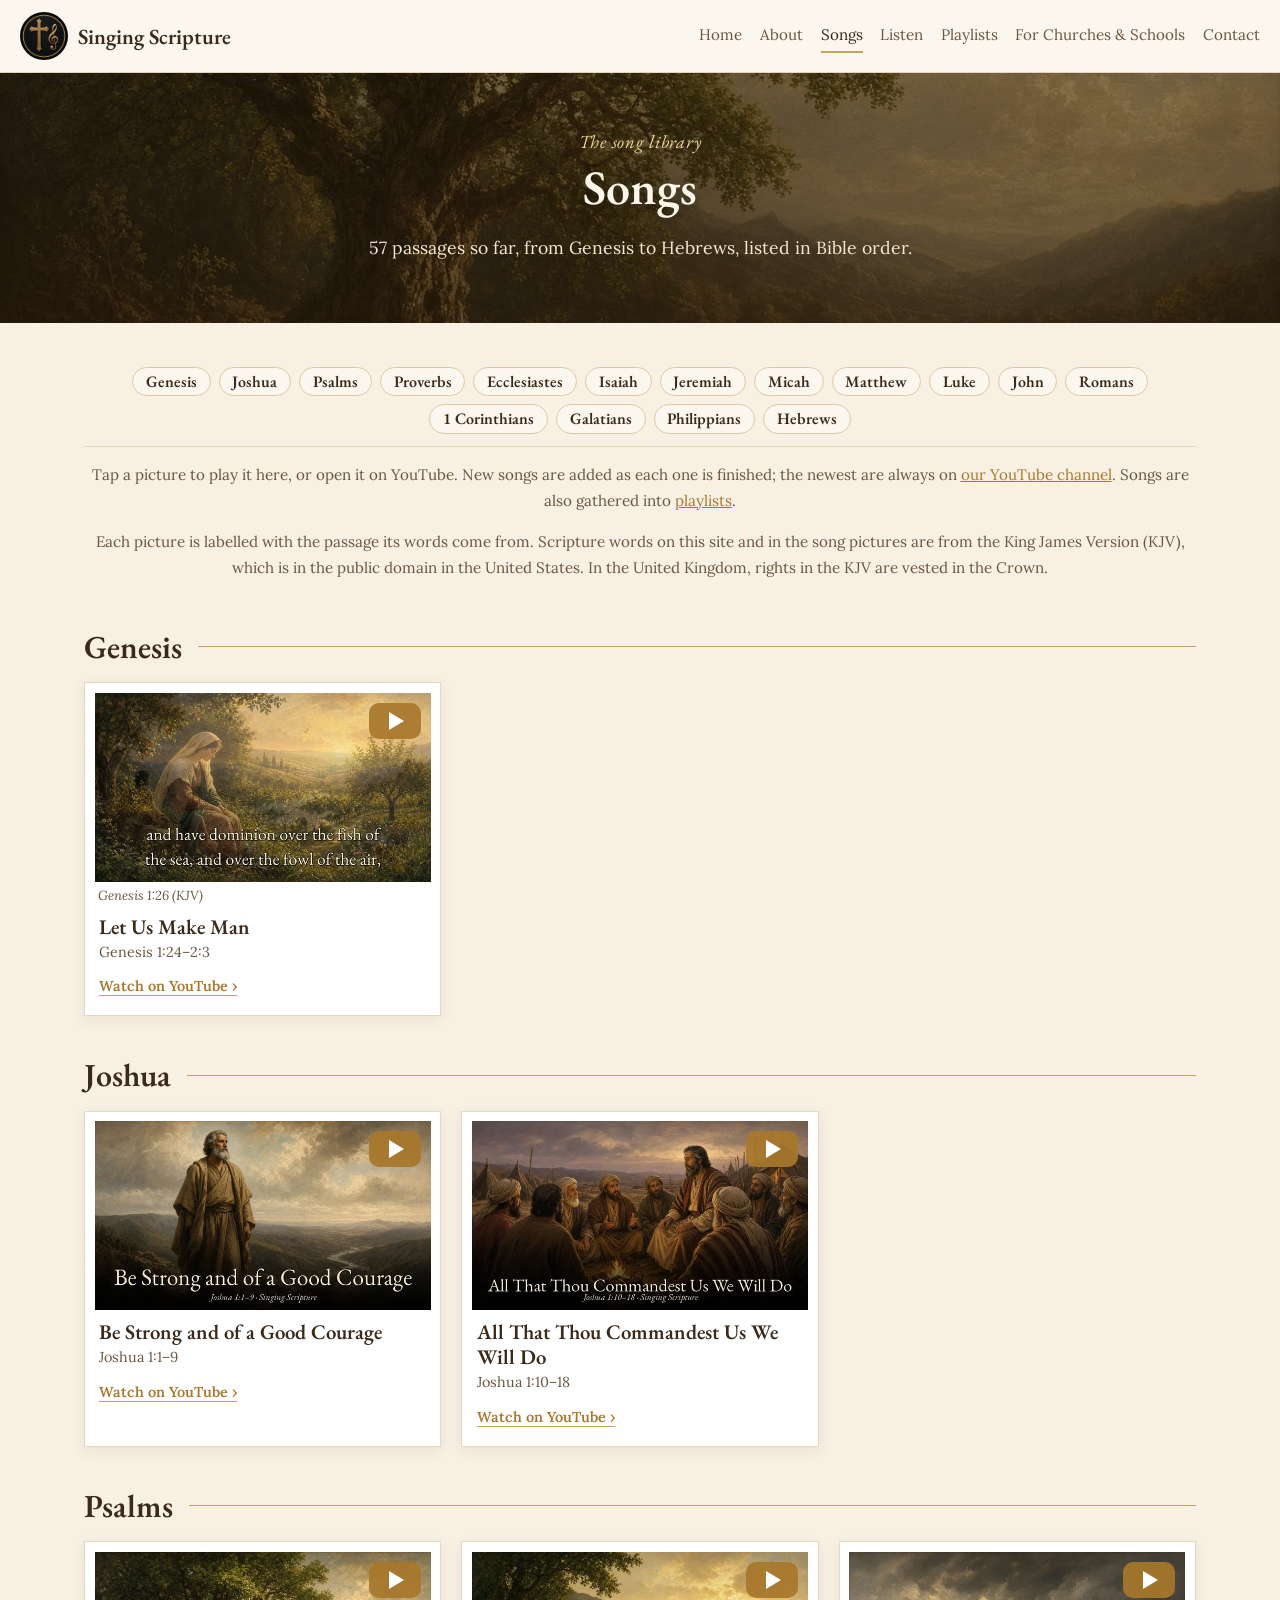
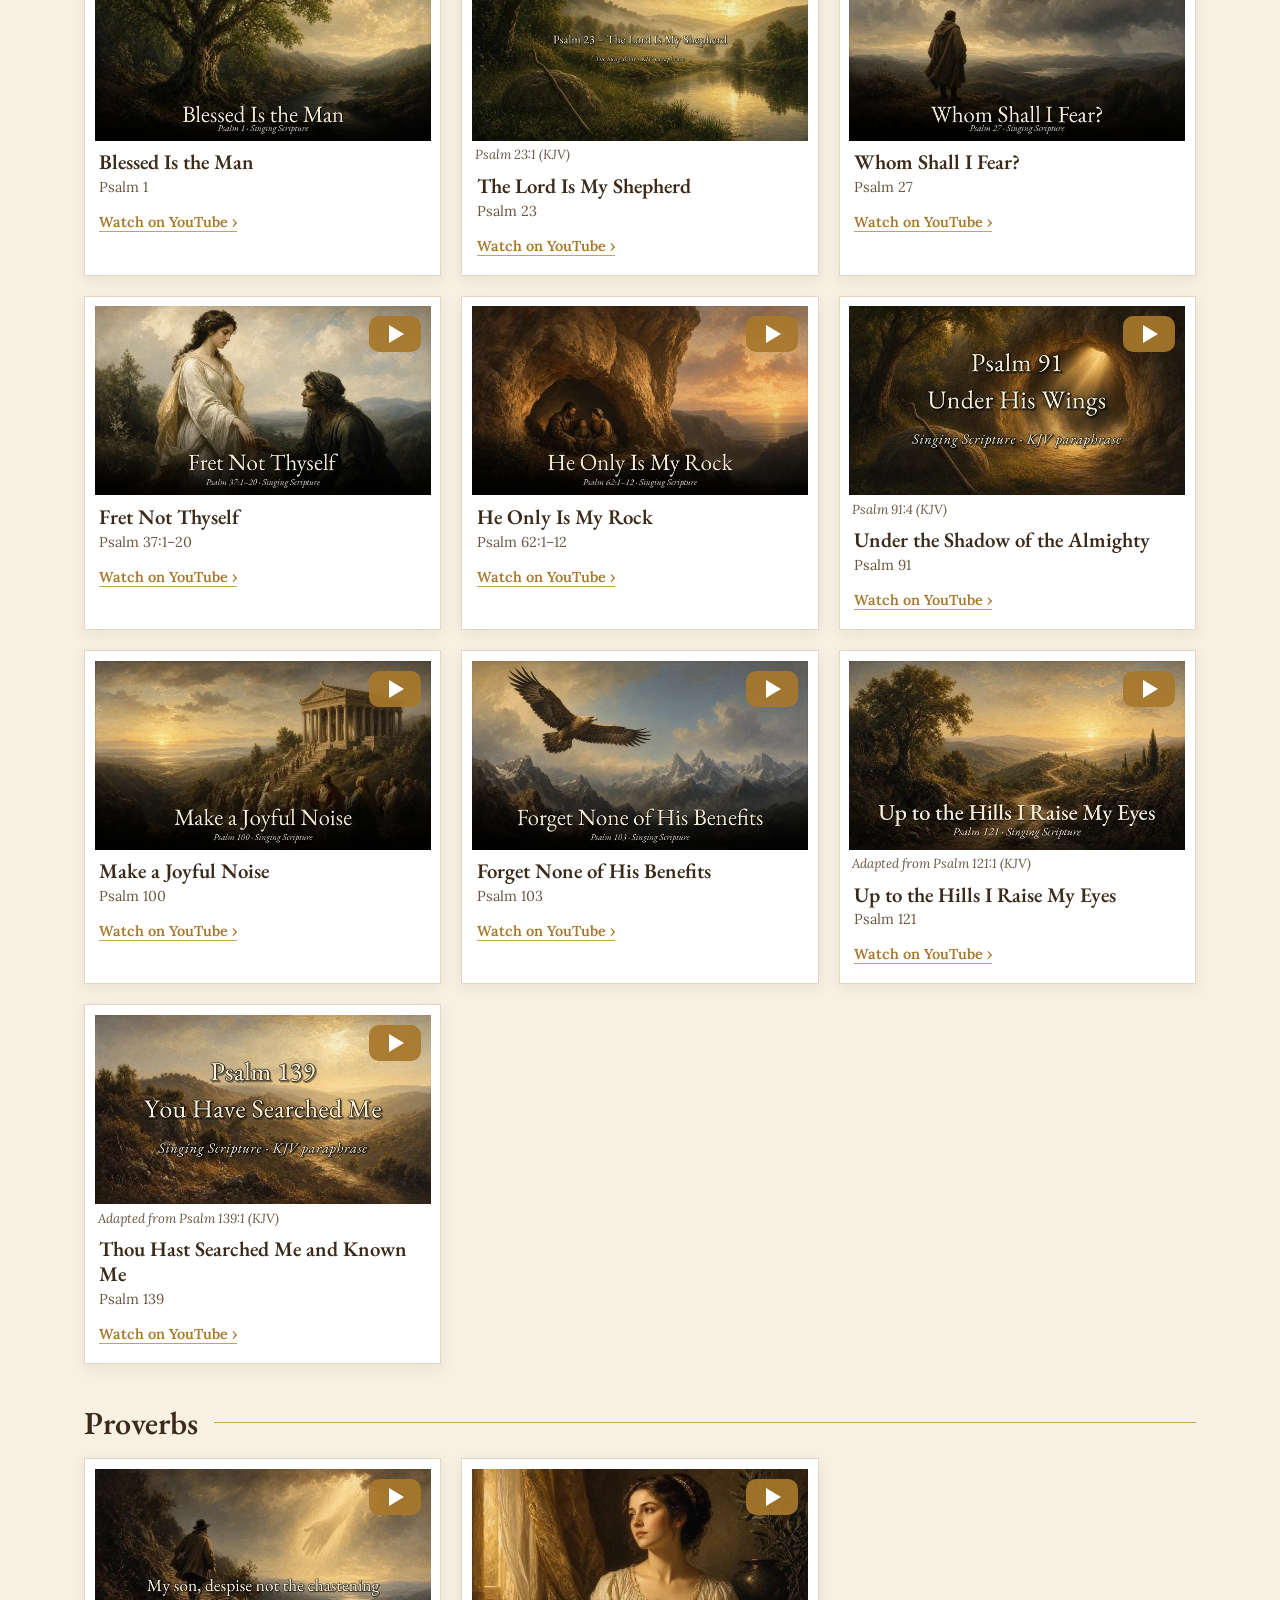
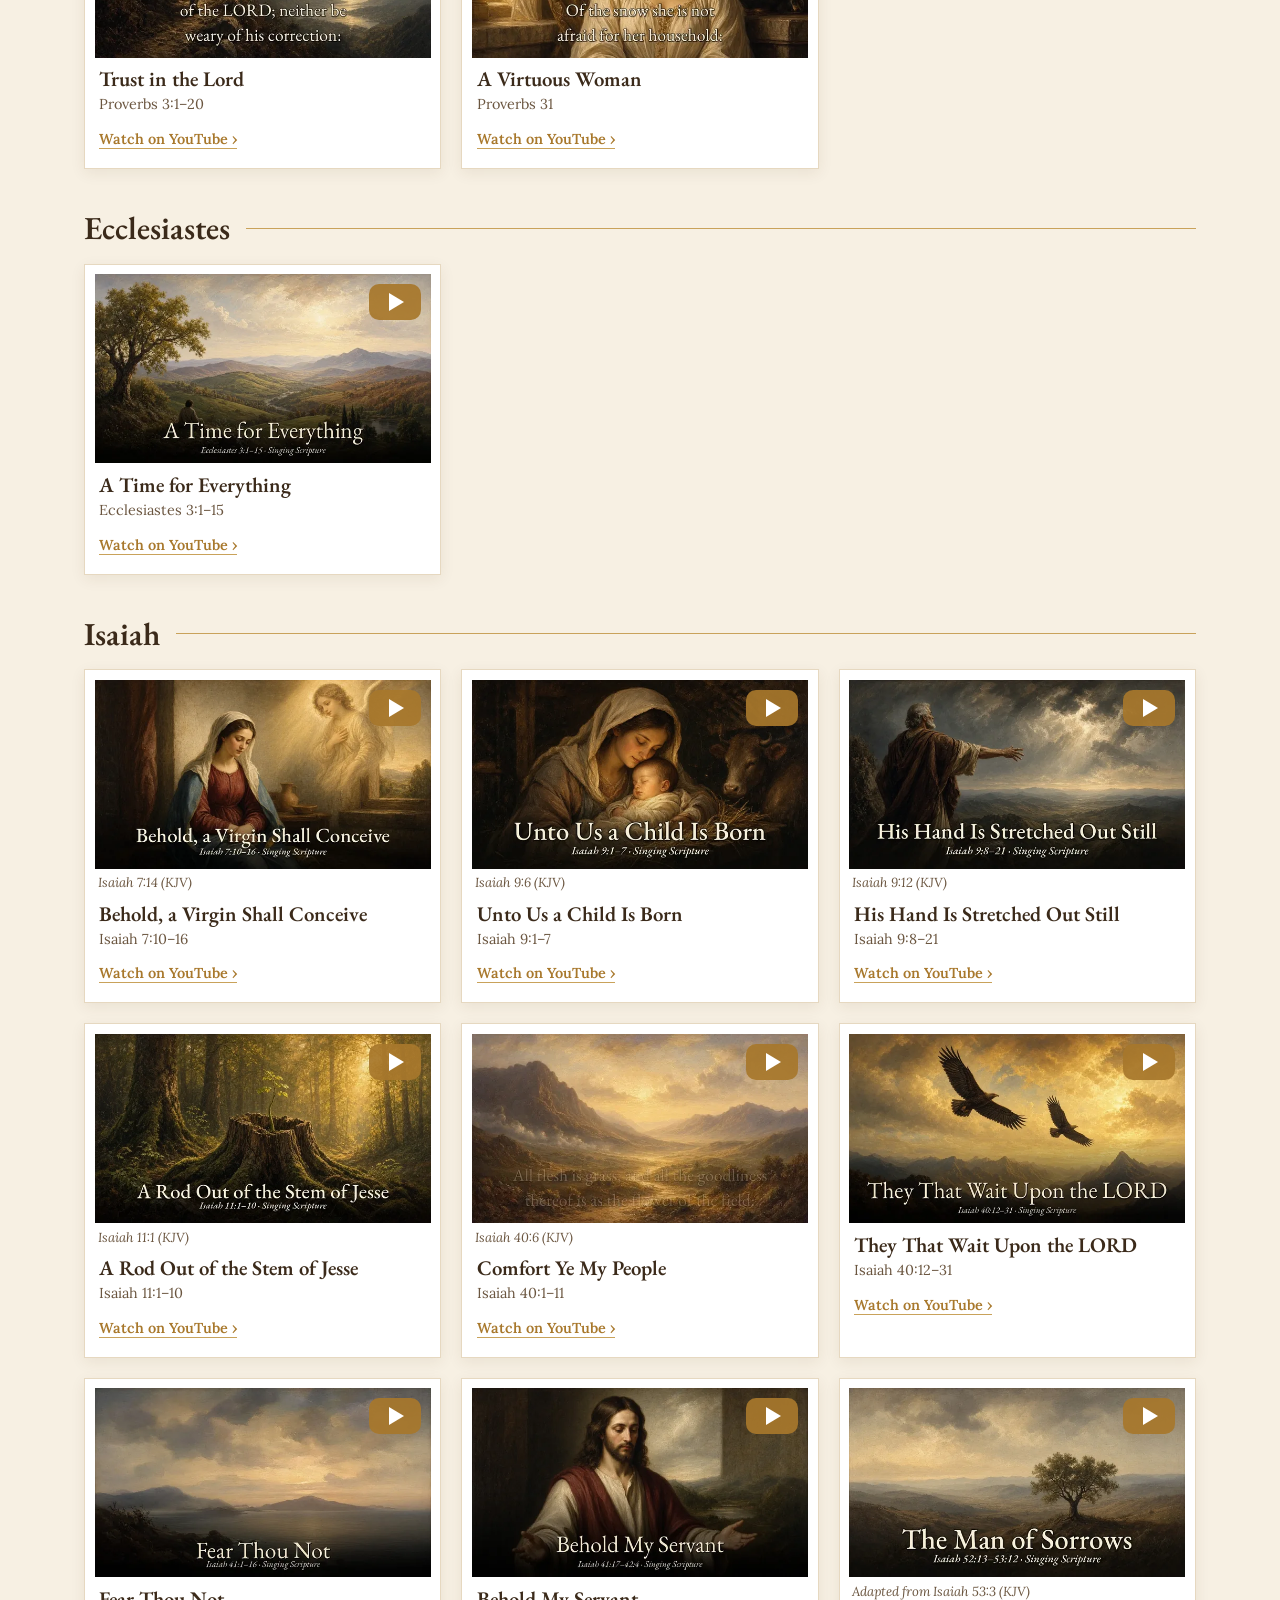
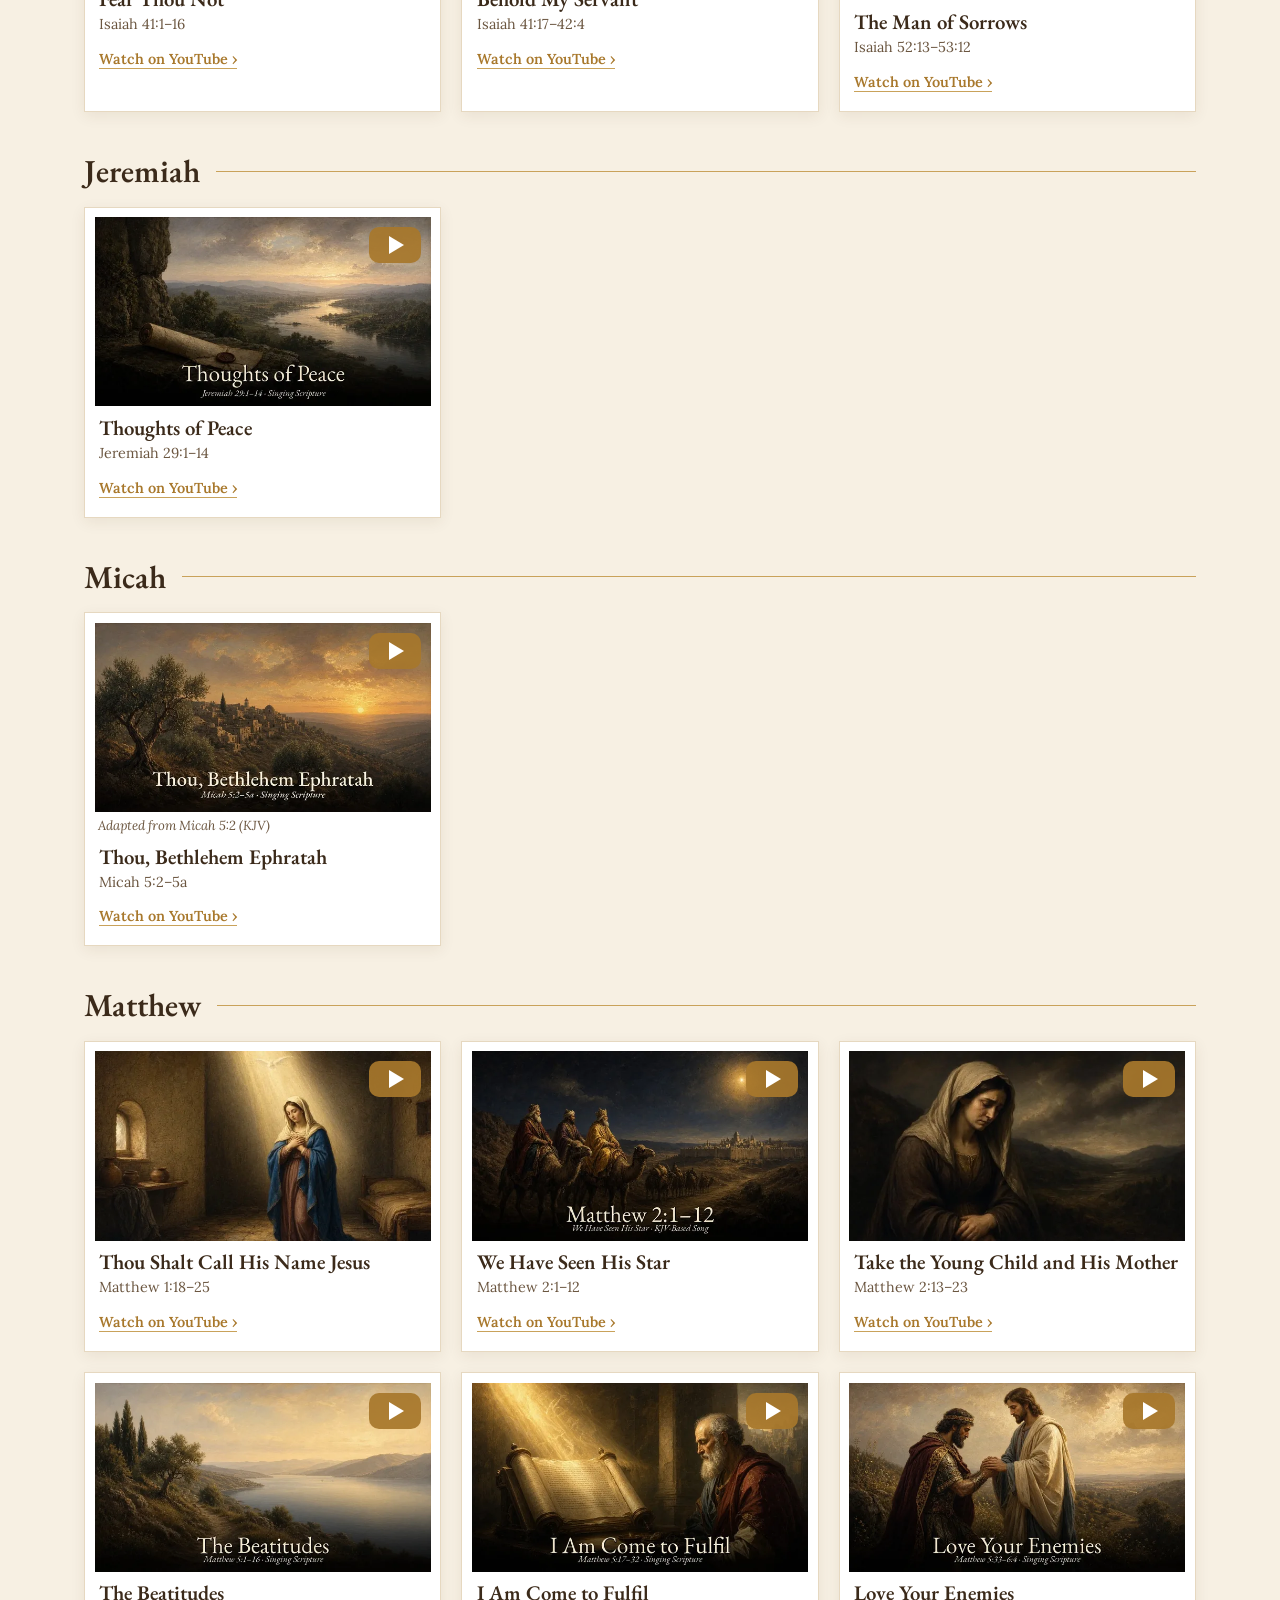
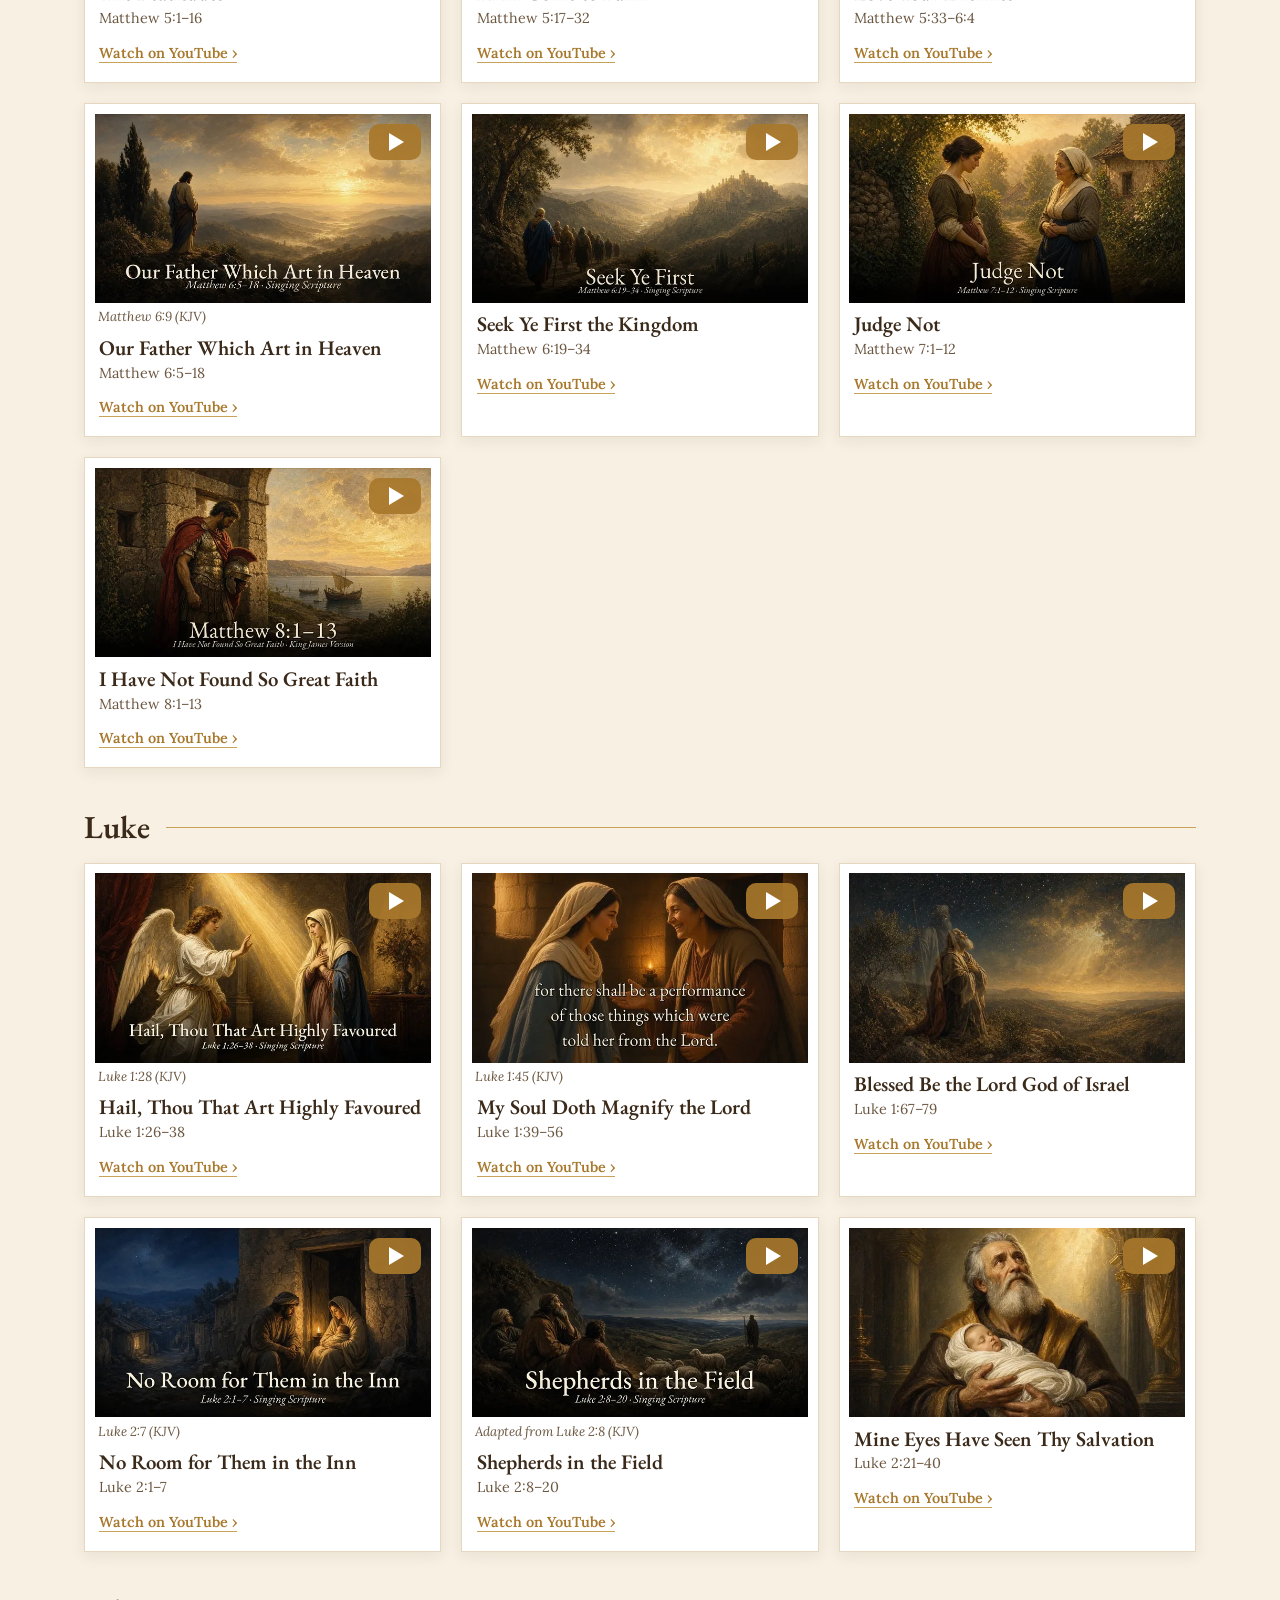
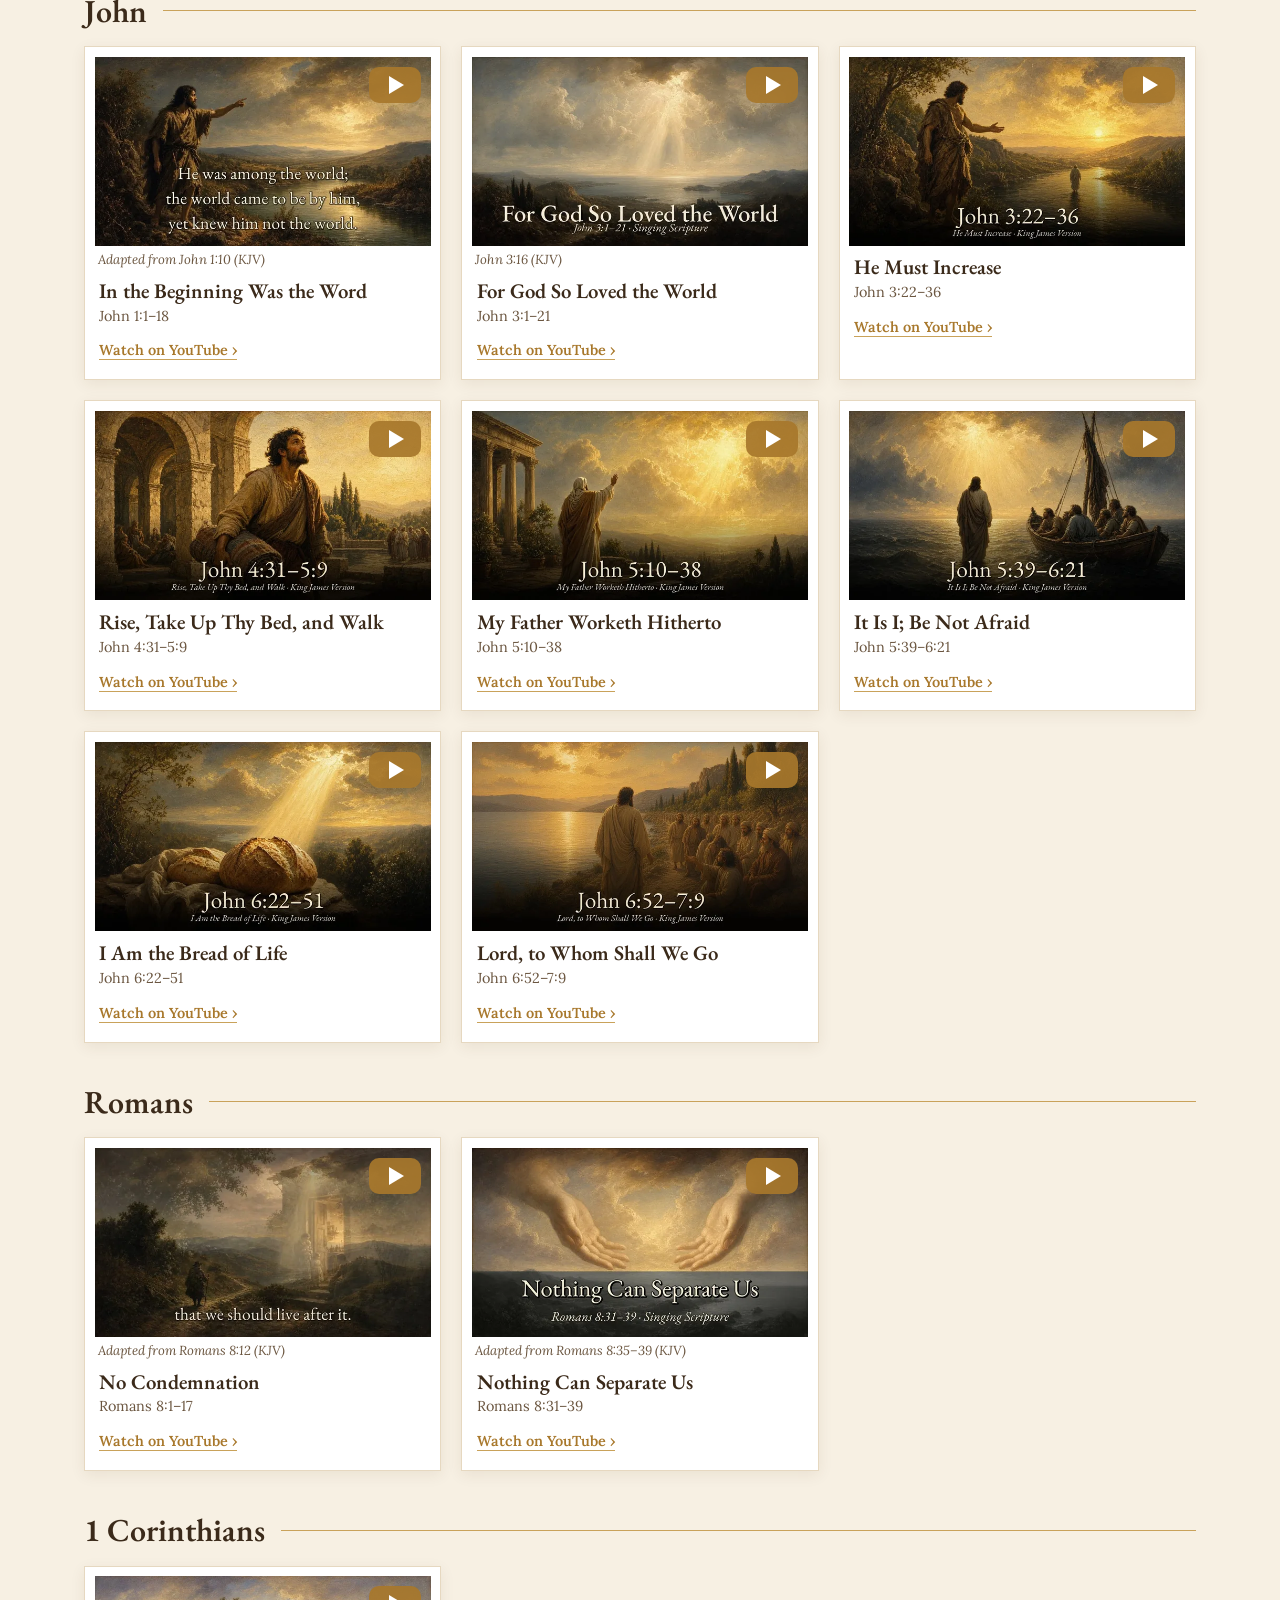
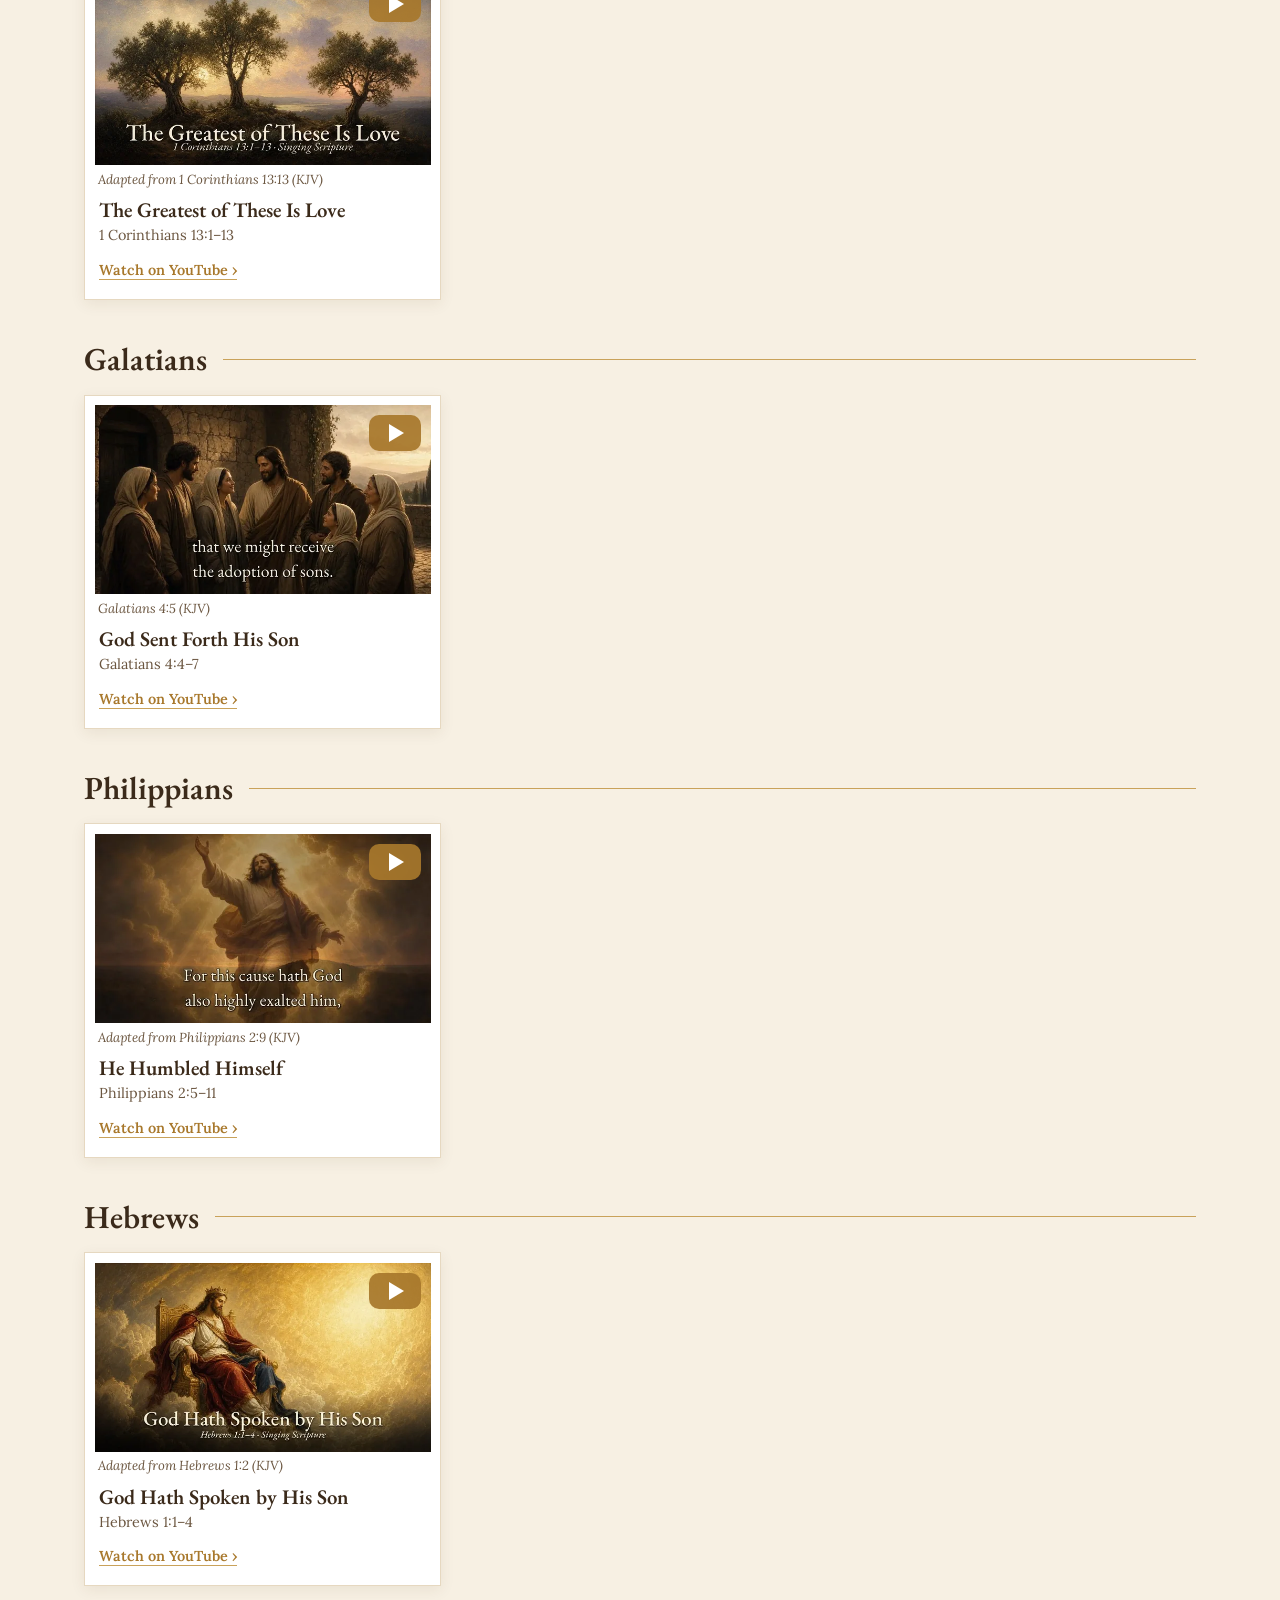
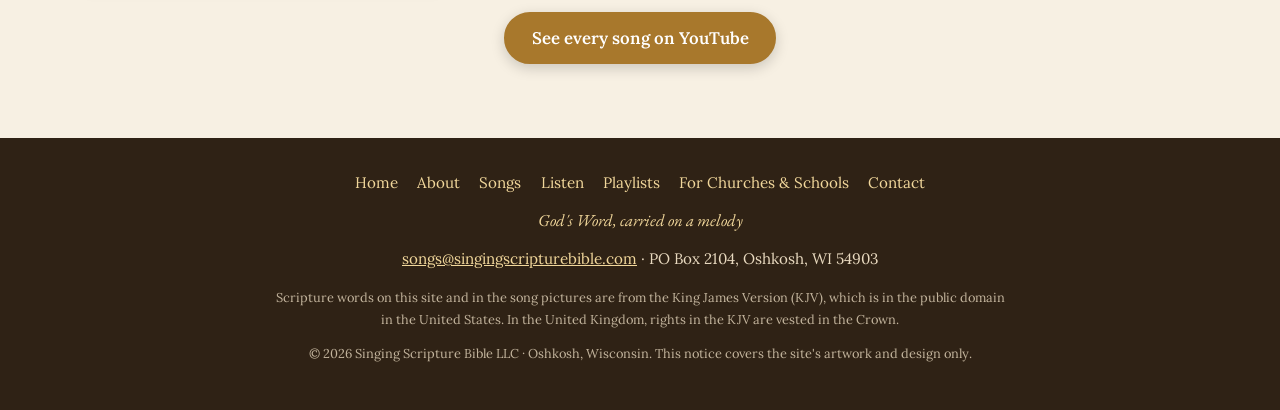
<file: songs.html>
<!doctype html>
<html lang="en">
<head>
<meta charset="utf-8">
<meta name="viewport" content="width=device-width, initial-scale=1">
<title>Songs · Singing Scripture</title>
<meta name="description" content="Passages of the King James Bible set to song, listed by book.">
<meta name="theme-color" content="#3b2a1a">
<link rel="canonical" href="https://singingscripturebible.com/songs.html">
<meta property="og:type" content="website">
<meta property="og:site_name" content="Singing Scripture">
<meta property="og:url" content="https://singingscripturebible.com/songs.html">
<meta property="og:title" content="Songs · Singing Scripture">
<meta property="og:description" content="Passages of the King James Bible set to song, listed by book.">
<meta property="og:image" content="https://singingscripturebible.com/assets/img/hero-green-pastures-1280.webp">
<meta name="twitter:card" content="summary_large_image">
<script type="application/ld+json">{"@context": "https://schema.org", "@graph": [{"@type": "Organization", "@id": "https://singingscripturebible.com/#org", "name": "Singing Scripture Bible LLC", "url": "https://singingscripturebible.com/", "email": "songs@singingscripturebible.com", "address": {"@type": "PostalAddress", "postOfficeBoxNumber": "2104", "addressLocality": "Oshkosh", "addressRegion": "WI", "postalCode": "54903", "addressCountry": "US"}, "sameAs": ["https://www.youtube.com/@SingingScriptureBible"]}, {"@type": "WebSite", "@id": "https://singingscripturebible.com/#site", "name": "Singing Scripture", "url": "https://singingscripturebible.com/", "publisher": {"@id": "https://singingscripturebible.com/#org"}, "inLanguage": "en"}]}</script>
<link rel="icon" href="assets/img/favicon-64.png">
<style>@font-face{font-family:'EB Garamond';src:url('assets/fonts/eb-garamond-400-normal.woff2') format('woff2');font-weight:400;font-style:normal;font-display:swap}@font-face{font-family:'EB Garamond';src:url('assets/fonts/eb-garamond-600-normal.woff2') format('woff2');font-weight:600;font-style:normal;font-display:swap}@font-face{font-family:'EB Garamond';src:url('assets/fonts/eb-garamond-400-italic.woff2') format('woff2');font-weight:400;font-style:italic;font-display:swap}@font-face{font-family:'Lora';src:url('assets/fonts/lora-400-normal.woff2') format('woff2');font-weight:400;font-style:normal;font-display:swap}@font-face{font-family:'Lora';src:url('assets/fonts/lora-600-normal.woff2') format('woff2');font-weight:600;font-style:normal;font-display:swap}@font-face{font-family:'Lora';src:url('assets/fonts/lora-400-italic.woff2') format('woff2');font-weight:400;font-style:italic;font-display:swap}:root{--framed:url('assets/img/hero-tree-river-800.webp')}</style>
<link rel="stylesheet" href="style.css">
</head>
<body>
<a class="skip" href="#main">Skip to content</a>
<header class="masthead">
  <a class="brand" href="index.html"><img src="assets/img/logo-circle-256.webp" width="48" height="48" alt=""><span>Singing Scripture</span></a>
  <nav class="nav" aria-label="Main"><a href="index.html">Home</a><a href="about.html">About</a><a href="songs.html" aria-current=page>Songs</a><a href="listen.html">Listen</a><a href="playlists.html">Playlists</a><a href="churches-schools.html">For Churches &amp; Schools</a><a href="contact.html">Contact</a></nav>
</header>
<main id="main">
<section class="hero hero-sm" style="--bg:url('assets/img/hero-tree-river-1280.webp')"><div class="hero-inner"><p class="eyebrow">The song library</p><h1>Songs</h1><p class="lede">57 passages so far, from Genesis to Hebrews, listed in Bible order.</p></div></section>
<div class="library">
  <nav class="jump" aria-label="Books of the Bible"><a href="#book-genesis">Genesis</a><a href="#book-joshua">Joshua</a><a href="#book-psalms">Psalms</a><a href="#book-proverbs">Proverbs</a><a href="#book-ecclesiastes">Ecclesiastes</a><a href="#book-isaiah">Isaiah</a><a href="#book-jeremiah">Jeremiah</a><a href="#book-micah">Micah</a><a href="#book-matthew">Matthew</a><a href="#book-luke">Luke</a><a href="#book-john">John</a><a href="#book-romans">Romans</a><a href="#book-1-corinthians">1 Corinthians</a><a href="#book-galatians">Galatians</a><a href="#book-philippians">Philippians</a><a href="#book-hebrews">Hebrews</a></nav>
  <p class="center small-note">Tap a picture to play it here, or open it on YouTube. New songs are added as each one is finished; the newest are always on <a href="https://www.youtube.com/@SingingScriptureBible">our YouTube channel</a>. Songs are also gathered into <a href="playlists.html">playlists</a>.</p>
  <p class="center small-note">Each picture is labelled with the passage its words come from. Scripture words on this site and in the song pictures are from the King James Version (KJV), which is in the public domain in the United States. In the United Kingdom, rights in the KJV are vested in the Crown.</p>
  <section class="book" id="book-genesis" aria-labelledby="book-genesis-h"><h2 id="book-genesis-h">Genesis</h2><ul class="song-grid"><li class="song-card"><a class="yt" data-id="K2K1Wu4t5ic" href="https://www.youtube.com/watch?v=K2K1Wu4t5ic" aria-label="Play Let Us Make Man (Genesis 1:24–2:3) on YouTube"><img src="assets/img/songs/K2K1Wu4t5ic-yt-640.webp" width="640" height="360" loading="lazy" alt="Video picture with the words &quot;and have dominion over the fish of the sea, and over the fowl of the air,&quot; (Genesis 1:26 (KJV))"><span class="yt-play" aria-hidden="true"></span></a><p class="pic-label">Genesis 1:26 (KJV)</p><div class="song-meta"><h3>Let Us Make Man</h3><p class="ref">Genesis 1:24–2:3</p><a class="text-link" href="https://www.youtube.com/watch?v=K2K1Wu4t5ic">Watch on YouTube ›</a></div></li></ul></section><section class="book" id="book-joshua" aria-labelledby="book-joshua-h"><h2 id="book-joshua-h">Joshua</h2><ul class="song-grid"><li class="song-card"><a class="yt" data-id="85cKRyXdxl4" href="https://www.youtube.com/watch?v=85cKRyXdxl4" aria-label="Play Be Strong and of a Good Courage (Joshua 1:1–9) on YouTube"><img src="assets/img/songs/85cKRyXdxl4-yt-640.webp" width="640" height="360" loading="lazy" alt="Painting for Joshua 1:1–9"><span class="yt-play" aria-hidden="true"></span></a><div class="song-meta"><h3>Be Strong and of a Good Courage</h3><p class="ref">Joshua 1:1–9</p><a class="text-link" href="https://www.youtube.com/watch?v=85cKRyXdxl4">Watch on YouTube ›</a></div></li><li class="song-card"><a class="yt" data-id="sKF9hwq3fCk" href="https://www.youtube.com/watch?v=sKF9hwq3fCk" aria-label="Play All That Thou Commandest Us We Will Do (Joshua 1:10–18) on YouTube"><img src="assets/img/songs/sKF9hwq3fCk-yt-640.webp" width="640" height="360" loading="lazy" alt="Painting for Joshua 1:10–18"><span class="yt-play" aria-hidden="true"></span></a><div class="song-meta"><h3>All That Thou Commandest Us We Will Do</h3><p class="ref">Joshua 1:10–18</p><a class="text-link" href="https://www.youtube.com/watch?v=sKF9hwq3fCk">Watch on YouTube ›</a></div></li></ul></section><section class="book" id="book-psalms" aria-labelledby="book-psalms-h"><h2 id="book-psalms-h">Psalms</h2><ul class="song-grid"><li class="song-card"><a class="yt" data-id="EhhC_IDmA6w" href="https://www.youtube.com/watch?v=EhhC_IDmA6w" aria-label="Play Blessed Is the Man (Psalm 1) on YouTube"><img src="assets/img/songs/EhhC_IDmA6w-yt-640.webp" width="640" height="360" loading="lazy" alt="Painting for Psalm 1"><span class="yt-play" aria-hidden="true"></span></a><div class="song-meta"><h3>Blessed Is the Man</h3><p class="ref">Psalm 1</p><a class="text-link" href="https://www.youtube.com/watch?v=EhhC_IDmA6w">Watch on YouTube ›</a></div></li><li class="song-card"><a class="yt" data-id="QfDeekjcPwI" href="https://www.youtube.com/watch?v=QfDeekjcPwI" aria-label="Play The Lord Is My Shepherd (Psalm 23) on YouTube"><img src="assets/img/songs/QfDeekjcPwI-yt-640.webp" width="640" height="360" loading="lazy" alt="Video picture with the words &quot;Psalm 23 – The Lord Is My Shepherd&quot; (Psalm 23:1 (KJV))"><span class="yt-play" aria-hidden="true"></span></a><p class="pic-label">Psalm 23:1 (KJV)</p><div class="song-meta"><h3>The Lord Is My Shepherd</h3><p class="ref">Psalm 23</p><a class="text-link" href="https://www.youtube.com/watch?v=QfDeekjcPwI">Watch on YouTube ›</a></div></li><li class="song-card"><a class="yt" data-id="mYEGf1unIdE" href="https://www.youtube.com/watch?v=mYEGf1unIdE" aria-label="Play Whom Shall I Fear? (Psalm 27) on YouTube"><img src="assets/img/songs/mYEGf1unIdE-yt-640.webp" width="640" height="360" loading="lazy" alt="Painting for Psalm 27"><span class="yt-play" aria-hidden="true"></span></a><div class="song-meta"><h3>Whom Shall I Fear?</h3><p class="ref">Psalm 27</p><a class="text-link" href="https://www.youtube.com/watch?v=mYEGf1unIdE">Watch on YouTube ›</a></div></li><li class="song-card"><a class="yt" data-id="Qdvj3wZx44I" href="https://www.youtube.com/watch?v=Qdvj3wZx44I" aria-label="Play Fret Not Thyself (Psalm 37:1–20) on YouTube"><img src="assets/img/songs/Qdvj3wZx44I-yt-640.webp" width="640" height="360" loading="lazy" alt="Painting for Psalm 37:1–20"><span class="yt-play" aria-hidden="true"></span></a><div class="song-meta"><h3>Fret Not Thyself</h3><p class="ref">Psalm 37:1–20</p><a class="text-link" href="https://www.youtube.com/watch?v=Qdvj3wZx44I">Watch on YouTube ›</a></div></li><li class="song-card"><a class="yt" data-id="b7tSyfkSsS0" href="https://www.youtube.com/watch?v=b7tSyfkSsS0" aria-label="Play He Only Is My Rock (Psalm 62:1–12) on YouTube"><img src="assets/img/songs/b7tSyfkSsS0-yt-640.webp" width="640" height="360" loading="lazy" alt="Painting for Psalm 62:1–12"><span class="yt-play" aria-hidden="true"></span></a><div class="song-meta"><h3>He Only Is My Rock</h3><p class="ref">Psalm 62:1–12</p><a class="text-link" href="https://www.youtube.com/watch?v=b7tSyfkSsS0">Watch on YouTube ›</a></div></li><li class="song-card"><a class="yt" data-id="46h0IUAItHQ" href="https://www.youtube.com/watch?v=46h0IUAItHQ" aria-label="Play Under the Shadow of the Almighty (Psalm 91) on YouTube"><img src="assets/img/songs/46h0IUAItHQ-yt-640.webp" width="640" height="360" loading="lazy" alt="Video picture with the words &quot;Psalm 91 · Under His Wings&quot; (Psalm 91:4 (KJV))"><span class="yt-play" aria-hidden="true"></span></a><p class="pic-label">Psalm 91:4 (KJV)</p><div class="song-meta"><h3>Under the Shadow of the Almighty</h3><p class="ref">Psalm 91</p><a class="text-link" href="https://www.youtube.com/watch?v=46h0IUAItHQ">Watch on YouTube ›</a></div></li><li class="song-card"><a class="yt" data-id="P1u1y6pP5lg" href="https://www.youtube.com/watch?v=P1u1y6pP5lg" aria-label="Play Make a Joyful Noise (Psalm 100) on YouTube"><img src="assets/img/songs/P1u1y6pP5lg-yt-640.webp" width="640" height="360" loading="lazy" alt="Painting for Psalm 100"><span class="yt-play" aria-hidden="true"></span></a><div class="song-meta"><h3>Make a Joyful Noise</h3><p class="ref">Psalm 100</p><a class="text-link" href="https://www.youtube.com/watch?v=P1u1y6pP5lg">Watch on YouTube ›</a></div></li><li class="song-card"><a class="yt" data-id="lnpHOuFGH2o" href="https://www.youtube.com/watch?v=lnpHOuFGH2o" aria-label="Play Forget None of His Benefits (Psalm 103) on YouTube"><img src="assets/img/songs/lnpHOuFGH2o-yt-640.webp" width="640" height="360" loading="lazy" alt="Painting for Psalm 103"><span class="yt-play" aria-hidden="true"></span></a><div class="song-meta"><h3>Forget None of His Benefits</h3><p class="ref">Psalm 103</p><a class="text-link" href="https://www.youtube.com/watch?v=lnpHOuFGH2o">Watch on YouTube ›</a></div></li><li class="song-card"><a class="yt" data-id="qChDVi_ghQE" href="https://www.youtube.com/watch?v=qChDVi_ghQE" aria-label="Play Up to the Hills I Raise My Eyes (Psalm 121) on YouTube"><img src="assets/img/songs/qChDVi_ghQE-yt-640.webp" width="640" height="360" loading="lazy" alt="Video picture with the words &quot;Up to the Hills I Raise My Eyes&quot; (Adapted from Psalm 121:1 (KJV))"><span class="yt-play" aria-hidden="true"></span></a><p class="pic-label">Adapted from Psalm 121:1 (KJV)</p><div class="song-meta"><h3>Up to the Hills I Raise My Eyes</h3><p class="ref">Psalm 121</p><a class="text-link" href="https://www.youtube.com/watch?v=qChDVi_ghQE">Watch on YouTube ›</a></div></li><li class="song-card"><a class="yt" data-id="mF0hYg8ZthE" href="https://www.youtube.com/watch?v=mF0hYg8ZthE" aria-label="Play Thou Hast Searched Me and Known Me (Psalm 139) on YouTube"><img src="assets/img/songs/mF0hYg8ZthE-yt-640.webp" width="640" height="360" loading="lazy" alt="Video picture with the words &quot;Psalm 139 · You Have Searched Me&quot; (Adapted from Psalm 139:1 (KJV))"><span class="yt-play" aria-hidden="true"></span></a><p class="pic-label">Adapted from Psalm 139:1 (KJV)</p><div class="song-meta"><h3>Thou Hast Searched Me and Known Me</h3><p class="ref">Psalm 139</p><a class="text-link" href="https://www.youtube.com/watch?v=mF0hYg8ZthE">Watch on YouTube ›</a></div></li></ul></section><section class="book" id="book-proverbs" aria-labelledby="book-proverbs-h"><h2 id="book-proverbs-h">Proverbs</h2><ul class="song-grid"><li class="song-card"><a class="yt" data-id="Xz5OpyJ6Sss" href="https://www.youtube.com/watch?v=Xz5OpyJ6Sss" aria-label="Play Trust in the Lord (Proverbs 3:1–20) on YouTube"><img src="assets/img/songs/Xz5OpyJ6Sss-yt-640.webp" width="640" height="360" loading="lazy" alt="Painting for Proverbs 3:1–20"><span class="yt-play" aria-hidden="true"></span></a><div class="song-meta"><h3>Trust in the Lord</h3><p class="ref">Proverbs 3:1–20</p><a class="text-link" href="https://www.youtube.com/watch?v=Xz5OpyJ6Sss">Watch on YouTube ›</a></div></li><li class="song-card"><a class="yt" data-id="KsdmGN2QRnA" href="https://www.youtube.com/watch?v=KsdmGN2QRnA" aria-label="Play A Virtuous Woman (Proverbs 31) on YouTube"><img src="assets/img/songs/KsdmGN2QRnA-yt-640.webp" width="640" height="360" loading="lazy" alt="Painting for Proverbs 31"><span class="yt-play" aria-hidden="true"></span></a><div class="song-meta"><h3>A Virtuous Woman</h3><p class="ref">Proverbs 31</p><a class="text-link" href="https://www.youtube.com/watch?v=KsdmGN2QRnA">Watch on YouTube ›</a></div></li></ul></section><section class="book" id="book-ecclesiastes" aria-labelledby="book-ecclesiastes-h"><h2 id="book-ecclesiastes-h">Ecclesiastes</h2><ul class="song-grid"><li class="song-card"><a class="yt" data-id="fXWwjvC9J44" href="https://www.youtube.com/watch?v=fXWwjvC9J44" aria-label="Play A Time for Everything (Ecclesiastes 3:1–15) on YouTube"><img src="assets/img/songs/fXWwjvC9J44-yt-640.webp" width="640" height="360" loading="lazy" alt="Painting for Ecclesiastes 3:1–15"><span class="yt-play" aria-hidden="true"></span></a><div class="song-meta"><h3>A Time for Everything</h3><p class="ref">Ecclesiastes 3:1–15</p><a class="text-link" href="https://www.youtube.com/watch?v=fXWwjvC9J44">Watch on YouTube ›</a></div></li></ul></section><section class="book" id="book-isaiah" aria-labelledby="book-isaiah-h"><h2 id="book-isaiah-h">Isaiah</h2><ul class="song-grid"><li class="song-card"><a class="yt" data-id="IqNwsdGzr2I" href="https://www.youtube.com/watch?v=IqNwsdGzr2I" aria-label="Play Behold, a Virgin Shall Conceive (Isaiah 7:10–16) on YouTube"><img src="assets/img/songs/IqNwsdGzr2I-yt-640.webp" width="640" height="360" loading="lazy" alt="Video picture with the words &quot;Behold, a Virgin Shall Conceive&quot; (Isaiah 7:14 (KJV))"><span class="yt-play" aria-hidden="true"></span></a><p class="pic-label">Isaiah 7:14 (KJV)</p><div class="song-meta"><h3>Behold, a Virgin Shall Conceive</h3><p class="ref">Isaiah 7:10–16</p><a class="text-link" href="https://www.youtube.com/watch?v=IqNwsdGzr2I">Watch on YouTube ›</a></div></li><li class="song-card"><a class="yt" data-id="JeKRbaRXR7o" href="https://www.youtube.com/watch?v=JeKRbaRXR7o" aria-label="Play Unto Us a Child Is Born (Isaiah 9:1–7) on YouTube"><img src="assets/img/songs/JeKRbaRXR7o-yt-640.webp" width="640" height="360" loading="lazy" alt="Video picture with the words &quot;Unto Us a Child Is Born&quot; (Isaiah 9:6 (KJV))"><span class="yt-play" aria-hidden="true"></span></a><p class="pic-label">Isaiah 9:6 (KJV)</p><div class="song-meta"><h3>Unto Us a Child Is Born</h3><p class="ref">Isaiah 9:1–7</p><a class="text-link" href="https://www.youtube.com/watch?v=JeKRbaRXR7o">Watch on YouTube ›</a></div></li><li class="song-card"><a class="yt" data-id="ACLZWIneLAY" href="https://www.youtube.com/watch?v=ACLZWIneLAY" aria-label="Play His Hand Is Stretched Out Still (Isaiah 9:8–21) on YouTube"><img src="assets/img/songs/ACLZWIneLAY-yt-640.webp" width="640" height="360" loading="lazy" alt="Video picture with the words &quot;His Hand Is Stretched Out Still&quot; (Isaiah 9:12 (KJV))"><span class="yt-play" aria-hidden="true"></span></a><p class="pic-label">Isaiah 9:12 (KJV)</p><div class="song-meta"><h3>His Hand Is Stretched Out Still</h3><p class="ref">Isaiah 9:8–21</p><a class="text-link" href="https://www.youtube.com/watch?v=ACLZWIneLAY">Watch on YouTube ›</a></div></li><li class="song-card"><a class="yt" data-id="EkTL-9Ee900" href="https://www.youtube.com/watch?v=EkTL-9Ee900" aria-label="Play A Rod Out of the Stem of Jesse (Isaiah 11:1–10) on YouTube"><img src="assets/img/songs/EkTL-9Ee900-yt-640.webp" width="640" height="360" loading="lazy" alt="Video picture with the words &quot;A Rod Out of the Stem of Jesse&quot; (Isaiah 11:1 (KJV))"><span class="yt-play" aria-hidden="true"></span></a><p class="pic-label">Isaiah 11:1 (KJV)</p><div class="song-meta"><h3>A Rod Out of the Stem of Jesse</h3><p class="ref">Isaiah 11:1–10</p><a class="text-link" href="https://www.youtube.com/watch?v=EkTL-9Ee900">Watch on YouTube ›</a></div></li><li class="song-card"><a class="yt" data-id="XzjHT_nU6ro" href="https://www.youtube.com/watch?v=XzjHT_nU6ro" aria-label="Play Comfort Ye My People (Isaiah 40:1–11) on YouTube"><img src="assets/img/songs/XzjHT_nU6ro-yt-640.webp" width="640" height="360" loading="lazy" alt="Video picture with the words &quot;All flesh is grass, and all the goodliness thereof is as the flower of the field:&quot; (Isaiah 40:6 (KJV))"><span class="yt-play" aria-hidden="true"></span></a><p class="pic-label">Isaiah 40:6 (KJV)</p><div class="song-meta"><h3>Comfort Ye My People</h3><p class="ref">Isaiah 40:1–11</p><a class="text-link" href="https://www.youtube.com/watch?v=XzjHT_nU6ro">Watch on YouTube ›</a></div></li><li class="song-card"><a class="yt" data-id="NmcetgbH3mk" href="https://www.youtube.com/watch?v=NmcetgbH3mk" aria-label="Play They That Wait Upon the LORD (Isaiah 40:12–31) on YouTube"><img src="assets/img/songs/NmcetgbH3mk-yt-640.webp" width="640" height="360" loading="lazy" alt="Painting for Isaiah 40:12–31"><span class="yt-play" aria-hidden="true"></span></a><div class="song-meta"><h3>They That Wait Upon the LORD</h3><p class="ref">Isaiah 40:12–31</p><a class="text-link" href="https://www.youtube.com/watch?v=NmcetgbH3mk">Watch on YouTube ›</a></div></li><li class="song-card"><a class="yt" data-id="U65siRusFdM" href="https://www.youtube.com/watch?v=U65siRusFdM" aria-label="Play Fear Thou Not (Isaiah 41:1–16) on YouTube"><img src="assets/img/songs/U65siRusFdM-yt-640.webp" width="640" height="360" loading="lazy" alt="Painting for Isaiah 41:1–16"><span class="yt-play" aria-hidden="true"></span></a><div class="song-meta"><h3>Fear Thou Not</h3><p class="ref">Isaiah 41:1–16</p><a class="text-link" href="https://www.youtube.com/watch?v=U65siRusFdM">Watch on YouTube ›</a></div></li><li class="song-card"><a class="yt" data-id="FIm6mN4yqYY" href="https://www.youtube.com/watch?v=FIm6mN4yqYY" aria-label="Play Behold My Servant (Isaiah 41:17–42:4) on YouTube"><img src="assets/img/songs/FIm6mN4yqYY-yt-640.webp" width="640" height="360" loading="lazy" alt="Painting for Isaiah 41:17–42:4"><span class="yt-play" aria-hidden="true"></span></a><div class="song-meta"><h3>Behold My Servant</h3><p class="ref">Isaiah 41:17–42:4</p><a class="text-link" href="https://www.youtube.com/watch?v=FIm6mN4yqYY">Watch on YouTube ›</a></div></li><li class="song-card"><a class="yt" data-id="YkOr9IcCH5o" href="https://www.youtube.com/watch?v=YkOr9IcCH5o" aria-label="Play The Man of Sorrows (Isaiah 52:13–53:12) on YouTube"><img src="assets/img/songs/YkOr9IcCH5o-yt-640.webp" width="640" height="360" loading="lazy" alt="Video picture with the words &quot;The Man of Sorrows&quot; (Adapted from Isaiah 53:3 (KJV))"><span class="yt-play" aria-hidden="true"></span></a><p class="pic-label">Adapted from Isaiah 53:3 (KJV)</p><div class="song-meta"><h3>The Man of Sorrows</h3><p class="ref">Isaiah 52:13–53:12</p><a class="text-link" href="https://www.youtube.com/watch?v=YkOr9IcCH5o">Watch on YouTube ›</a></div></li></ul></section><section class="book" id="book-jeremiah" aria-labelledby="book-jeremiah-h"><h2 id="book-jeremiah-h">Jeremiah</h2><ul class="song-grid"><li class="song-card"><a class="yt" data-id="nvzq8FJJuUw" href="https://www.youtube.com/watch?v=nvzq8FJJuUw" aria-label="Play Thoughts of Peace (Jeremiah 29:1–14) on YouTube"><img src="assets/img/songs/nvzq8FJJuUw-yt-640.webp" width="640" height="360" loading="lazy" alt="Painting for Jeremiah 29:1–14"><span class="yt-play" aria-hidden="true"></span></a><div class="song-meta"><h3>Thoughts of Peace</h3><p class="ref">Jeremiah 29:1–14</p><a class="text-link" href="https://www.youtube.com/watch?v=nvzq8FJJuUw">Watch on YouTube ›</a></div></li></ul></section><section class="book" id="book-micah" aria-labelledby="book-micah-h"><h2 id="book-micah-h">Micah</h2><ul class="song-grid"><li class="song-card"><a class="yt" data-id="kUg0oVu7CbI" href="https://www.youtube.com/watch?v=kUg0oVu7CbI" aria-label="Play Thou, Bethlehem Ephratah (Micah 5:2–5a) on YouTube"><img src="assets/img/songs/kUg0oVu7CbI-yt-640.webp" width="640" height="360" loading="lazy" alt="Video picture with the words &quot;Thou, Bethlehem Ephratah&quot; (Adapted from Micah 5:2 (KJV))"><span class="yt-play" aria-hidden="true"></span></a><p class="pic-label">Adapted from Micah 5:2 (KJV)</p><div class="song-meta"><h3>Thou, Bethlehem Ephratah</h3><p class="ref">Micah 5:2–5a</p><a class="text-link" href="https://www.youtube.com/watch?v=kUg0oVu7CbI">Watch on YouTube ›</a></div></li></ul></section><section class="book" id="book-matthew" aria-labelledby="book-matthew-h"><h2 id="book-matthew-h">Matthew</h2><ul class="song-grid"><li class="song-card"><a class="yt" data-id="7Fz3qDVsj64" href="https://www.youtube.com/watch?v=7Fz3qDVsj64" aria-label="Play Thou Shalt Call His Name Jesus (Matthew 1:18–25) on YouTube"><img src="assets/img/songs/7Fz3qDVsj64-yt-640.webp" width="640" height="360" loading="lazy" alt="Painting for Matthew 1:18–25"><span class="yt-play" aria-hidden="true"></span></a><div class="song-meta"><h3>Thou Shalt Call His Name Jesus</h3><p class="ref">Matthew 1:18–25</p><a class="text-link" href="https://www.youtube.com/watch?v=7Fz3qDVsj64">Watch on YouTube ›</a></div></li><li class="song-card"><a class="yt" data-id="AVVsq2QdeQk" href="https://www.youtube.com/watch?v=AVVsq2QdeQk" aria-label="Play We Have Seen His Star (Matthew 2:1–12) on YouTube"><img src="assets/img/songs/AVVsq2QdeQk-yt-640.webp" width="640" height="360" loading="lazy" alt="Painting for Matthew 2:1–12"><span class="yt-play" aria-hidden="true"></span></a><div class="song-meta"><h3>We Have Seen His Star</h3><p class="ref">Matthew 2:1–12</p><a class="text-link" href="https://www.youtube.com/watch?v=AVVsq2QdeQk">Watch on YouTube ›</a></div></li><li class="song-card"><a class="yt" data-id="JZVC-PNuyIY" href="https://www.youtube.com/watch?v=JZVC-PNuyIY" aria-label="Play Take the Young Child and His Mother (Matthew 2:13–23) on YouTube"><img src="assets/img/songs/JZVC-PNuyIY-yt-640.webp" width="640" height="360" loading="lazy" alt="Painting for Matthew 2:13–23"><span class="yt-play" aria-hidden="true"></span></a><div class="song-meta"><h3>Take the Young Child and His Mother</h3><p class="ref">Matthew 2:13–23</p><a class="text-link" href="https://www.youtube.com/watch?v=JZVC-PNuyIY">Watch on YouTube ›</a></div></li><li class="song-card"><a class="yt" data-id="XLxk0k5Vmus" href="https://www.youtube.com/watch?v=XLxk0k5Vmus" aria-label="Play The Beatitudes (Matthew 5:1–16) on YouTube"><img src="assets/img/songs/XLxk0k5Vmus-yt-640.webp" width="640" height="360" loading="lazy" alt="Painting for Matthew 5:1–16"><span class="yt-play" aria-hidden="true"></span></a><div class="song-meta"><h3>The Beatitudes</h3><p class="ref">Matthew 5:1–16</p><a class="text-link" href="https://www.youtube.com/watch?v=XLxk0k5Vmus">Watch on YouTube ›</a></div></li><li class="song-card"><a class="yt" data-id="E22VdiLpeVM" href="https://www.youtube.com/watch?v=E22VdiLpeVM" aria-label="Play I Am Come to Fulfil (Matthew 5:17–32) on YouTube"><img src="assets/img/songs/E22VdiLpeVM-yt-640.webp" width="640" height="360" loading="lazy" alt="Painting for Matthew 5:17–32"><span class="yt-play" aria-hidden="true"></span></a><div class="song-meta"><h3>I Am Come to Fulfil</h3><p class="ref">Matthew 5:17–32</p><a class="text-link" href="https://www.youtube.com/watch?v=E22VdiLpeVM">Watch on YouTube ›</a></div></li><li class="song-card"><a class="yt" data-id="N2obLCeTFss" href="https://www.youtube.com/watch?v=N2obLCeTFss" aria-label="Play Love Your Enemies (Matthew 5:33–6:4) on YouTube"><img src="assets/img/songs/N2obLCeTFss-yt-640.webp" width="640" height="360" loading="lazy" alt="Painting for Matthew 5:33–6:4"><span class="yt-play" aria-hidden="true"></span></a><div class="song-meta"><h3>Love Your Enemies</h3><p class="ref">Matthew 5:33–6:4</p><a class="text-link" href="https://www.youtube.com/watch?v=N2obLCeTFss">Watch on YouTube ›</a></div></li><li class="song-card"><a class="yt" data-id="ATiM7toaDIE" href="https://www.youtube.com/watch?v=ATiM7toaDIE" aria-label="Play Our Father Which Art in Heaven (Matthew 6:5–18) on YouTube"><img src="assets/img/songs/ATiM7toaDIE-yt-640.webp" width="640" height="360" loading="lazy" alt="Video picture with the words &quot;Our Father Which Art in Heaven&quot; (Matthew 6:9 (KJV))"><span class="yt-play" aria-hidden="true"></span></a><p class="pic-label">Matthew 6:9 (KJV)</p><div class="song-meta"><h3>Our Father Which Art in Heaven</h3><p class="ref">Matthew 6:5–18</p><a class="text-link" href="https://www.youtube.com/watch?v=ATiM7toaDIE">Watch on YouTube ›</a></div></li><li class="song-card"><a class="yt" data-id="fcyT7yEZVFE" href="https://www.youtube.com/watch?v=fcyT7yEZVFE" aria-label="Play Seek Ye First the Kingdom (Matthew 6:19–34) on YouTube"><img src="assets/img/songs/fcyT7yEZVFE-yt-640.webp" width="640" height="360" loading="lazy" alt="Painting for Matthew 6:19–34"><span class="yt-play" aria-hidden="true"></span></a><div class="song-meta"><h3>Seek Ye First the Kingdom</h3><p class="ref">Matthew 6:19–34</p><a class="text-link" href="https://www.youtube.com/watch?v=fcyT7yEZVFE">Watch on YouTube ›</a></div></li><li class="song-card"><a class="yt" data-id="EYK2imnD5Po" href="https://www.youtube.com/watch?v=EYK2imnD5Po" aria-label="Play Judge Not (Matthew 7:1–12) on YouTube"><img src="assets/img/songs/EYK2imnD5Po-yt-640.webp" width="640" height="360" loading="lazy" alt="Painting for Matthew 7:1–12"><span class="yt-play" aria-hidden="true"></span></a><div class="song-meta"><h3>Judge Not</h3><p class="ref">Matthew 7:1–12</p><a class="text-link" href="https://www.youtube.com/watch?v=EYK2imnD5Po">Watch on YouTube ›</a></div></li><li class="song-card"><a class="yt" data-id="9kDx-MiWMxk" href="https://www.youtube.com/watch?v=9kDx-MiWMxk" aria-label="Play I Have Not Found So Great Faith (Matthew 8:1–13) on YouTube"><img src="assets/img/songs/9kDx-MiWMxk-yt-640.webp" width="640" height="360" loading="lazy" alt="Painting for Matthew 8:1–13"><span class="yt-play" aria-hidden="true"></span></a><div class="song-meta"><h3>I Have Not Found So Great Faith</h3><p class="ref">Matthew 8:1–13</p><a class="text-link" href="https://www.youtube.com/watch?v=9kDx-MiWMxk">Watch on YouTube ›</a></div></li></ul></section><section class="book" id="book-luke" aria-labelledby="book-luke-h"><h2 id="book-luke-h">Luke</h2><ul class="song-grid"><li class="song-card"><a class="yt" data-id="eYlKw3zDAwI" href="https://www.youtube.com/watch?v=eYlKw3zDAwI" aria-label="Play Hail, Thou That Art Highly Favoured (Luke 1:26–38) on YouTube"><img src="assets/img/songs/eYlKw3zDAwI-yt-640.webp" width="640" height="360" loading="lazy" alt="Video picture with the words &quot;Hail, Thou That Art Highly Favoured&quot; (Luke 1:28 (KJV))"><span class="yt-play" aria-hidden="true"></span></a><p class="pic-label">Luke 1:28 (KJV)</p><div class="song-meta"><h3>Hail, Thou That Art Highly Favoured</h3><p class="ref">Luke 1:26–38</p><a class="text-link" href="https://www.youtube.com/watch?v=eYlKw3zDAwI">Watch on YouTube ›</a></div></li><li class="song-card"><a class="yt" data-id="FdUqTG0sQ_k" href="https://www.youtube.com/watch?v=FdUqTG0sQ_k" aria-label="Play My Soul Doth Magnify the Lord (Luke 1:39–56) on YouTube"><img src="assets/img/songs/FdUqTG0sQ_k-yt-640.webp" width="640" height="360" loading="lazy" alt="Video picture with the words &quot;for there shall be a performance of those things which were told her from the Lord.&quot; (Luke 1:45 (KJV))"><span class="yt-play" aria-hidden="true"></span></a><p class="pic-label">Luke 1:45 (KJV)</p><div class="song-meta"><h3>My Soul Doth Magnify the Lord</h3><p class="ref">Luke 1:39–56</p><a class="text-link" href="https://www.youtube.com/watch?v=FdUqTG0sQ_k">Watch on YouTube ›</a></div></li><li class="song-card"><a class="yt" data-id="apwiwHSnZXo" href="https://www.youtube.com/watch?v=apwiwHSnZXo" aria-label="Play Blessed Be the Lord God of Israel (Luke 1:67–79) on YouTube"><img src="assets/img/songs/apwiwHSnZXo-yt-640.webp" width="640" height="360" loading="lazy" alt="Painting for Luke 1:67–79"><span class="yt-play" aria-hidden="true"></span></a><div class="song-meta"><h3>Blessed Be the Lord God of Israel</h3><p class="ref">Luke 1:67–79</p><a class="text-link" href="https://www.youtube.com/watch?v=apwiwHSnZXo">Watch on YouTube ›</a></div></li><li class="song-card"><a class="yt" data-id="6sTMA6g3oq8" href="https://www.youtube.com/watch?v=6sTMA6g3oq8" aria-label="Play No Room for Them in the Inn (Luke 2:1–7) on YouTube"><img src="assets/img/songs/6sTMA6g3oq8-yt-640.webp" width="640" height="360" loading="lazy" alt="Video picture with the words &quot;No Room for Them in the Inn&quot; (Luke 2:7 (KJV))"><span class="yt-play" aria-hidden="true"></span></a><p class="pic-label">Luke 2:7 (KJV)</p><div class="song-meta"><h3>No Room for Them in the Inn</h3><p class="ref">Luke 2:1–7</p><a class="text-link" href="https://www.youtube.com/watch?v=6sTMA6g3oq8">Watch on YouTube ›</a></div></li><li class="song-card"><a class="yt" data-id="vCae28vdF6I" href="https://www.youtube.com/watch?v=vCae28vdF6I" aria-label="Play Shepherds in the Field (Luke 2:8–20) on YouTube"><img src="assets/img/songs/vCae28vdF6I-yt-640.webp" width="640" height="360" loading="lazy" alt="Video picture with the words &quot;Shepherds in the Field&quot; (Adapted from Luke 2:8 (KJV))"><span class="yt-play" aria-hidden="true"></span></a><p class="pic-label">Adapted from Luke 2:8 (KJV)</p><div class="song-meta"><h3>Shepherds in the Field</h3><p class="ref">Luke 2:8–20</p><a class="text-link" href="https://www.youtube.com/watch?v=vCae28vdF6I">Watch on YouTube ›</a></div></li><li class="song-card"><a class="yt" data-id="FV2qP4txQ9s" href="https://www.youtube.com/watch?v=FV2qP4txQ9s" aria-label="Play Mine Eyes Have Seen Thy Salvation (Luke 2:21–40) on YouTube"><img src="assets/img/songs/FV2qP4txQ9s-yt-640.webp" width="640" height="360" loading="lazy" alt="Painting for Luke 2:21–40"><span class="yt-play" aria-hidden="true"></span></a><div class="song-meta"><h3>Mine Eyes Have Seen Thy Salvation</h3><p class="ref">Luke 2:21–40</p><a class="text-link" href="https://www.youtube.com/watch?v=FV2qP4txQ9s">Watch on YouTube ›</a></div></li></ul></section><section class="book" id="book-john" aria-labelledby="book-john-h"><h2 id="book-john-h">John</h2><ul class="song-grid"><li class="song-card"><a class="yt" data-id="robJ8BU6ByQ" href="https://www.youtube.com/watch?v=robJ8BU6ByQ" aria-label="Play In the Beginning Was the Word (John 1:1–18) on YouTube"><img src="assets/img/songs/robJ8BU6ByQ-yt-640.webp" width="640" height="360" loading="lazy" alt="Video picture with the words &quot;He was among the world; the world came to be by him, yet knew him not the world.&quot; (Adapted from John 1:10 (KJV))"><span class="yt-play" aria-hidden="true"></span></a><p class="pic-label">Adapted from John 1:10 (KJV)</p><div class="song-meta"><h3>In the Beginning Was the Word</h3><p class="ref">John 1:1–18</p><a class="text-link" href="https://www.youtube.com/watch?v=robJ8BU6ByQ">Watch on YouTube ›</a></div></li><li class="song-card"><a class="yt" data-id="A0osCM6-vGE" href="https://www.youtube.com/watch?v=A0osCM6-vGE" aria-label="Play For God So Loved the World (John 3:1–21) on YouTube"><img src="assets/img/songs/A0osCM6-vGE-yt-640.webp" width="640" height="360" loading="lazy" alt="Video picture with the words &quot;For God So Loved the World&quot; (John 3:16 (KJV))"><span class="yt-play" aria-hidden="true"></span></a><p class="pic-label">John 3:16 (KJV)</p><div class="song-meta"><h3>For God So Loved the World</h3><p class="ref">John 3:1–21</p><a class="text-link" href="https://www.youtube.com/watch?v=A0osCM6-vGE">Watch on YouTube ›</a></div></li><li class="song-card"><a class="yt" data-id="GrnYA8IfqLs" href="https://www.youtube.com/watch?v=GrnYA8IfqLs" aria-label="Play He Must Increase (John 3:22–36) on YouTube"><img src="assets/img/songs/GrnYA8IfqLs-yt-640.webp" width="640" height="360" loading="lazy" alt="Painting for John 3:22–36"><span class="yt-play" aria-hidden="true"></span></a><div class="song-meta"><h3>He Must Increase</h3><p class="ref">John 3:22–36</p><a class="text-link" href="https://www.youtube.com/watch?v=GrnYA8IfqLs">Watch on YouTube ›</a></div></li><li class="song-card"><a class="yt" data-id="lOvmmntGBTI" href="https://www.youtube.com/watch?v=lOvmmntGBTI" aria-label="Play Rise, Take Up Thy Bed, and Walk (John 4:31–5:9) on YouTube"><img src="assets/img/songs/lOvmmntGBTI-yt-640.webp" width="640" height="360" loading="lazy" alt="Painting for John 4:31–5:9"><span class="yt-play" aria-hidden="true"></span></a><div class="song-meta"><h3>Rise, Take Up Thy Bed, and Walk</h3><p class="ref">John 4:31–5:9</p><a class="text-link" href="https://www.youtube.com/watch?v=lOvmmntGBTI">Watch on YouTube ›</a></div></li><li class="song-card"><a class="yt" data-id="f4HxLWa52rU" href="https://www.youtube.com/watch?v=f4HxLWa52rU" aria-label="Play My Father Worketh Hitherto (John 5:10–38) on YouTube"><img src="assets/img/songs/f4HxLWa52rU-yt-640.webp" width="640" height="360" loading="lazy" alt="Painting for John 5:10–38"><span class="yt-play" aria-hidden="true"></span></a><div class="song-meta"><h3>My Father Worketh Hitherto</h3><p class="ref">John 5:10–38</p><a class="text-link" href="https://www.youtube.com/watch?v=f4HxLWa52rU">Watch on YouTube ›</a></div></li><li class="song-card"><a class="yt" data-id="1yOOwZ5tms8" href="https://www.youtube.com/watch?v=1yOOwZ5tms8" aria-label="Play It Is I; Be Not Afraid (John 5:39–6:21) on YouTube"><img src="assets/img/songs/1yOOwZ5tms8-yt-640.webp" width="640" height="360" loading="lazy" alt="Painting for John 5:39–6:21"><span class="yt-play" aria-hidden="true"></span></a><div class="song-meta"><h3>It Is I; Be Not Afraid</h3><p class="ref">John 5:39–6:21</p><a class="text-link" href="https://www.youtube.com/watch?v=1yOOwZ5tms8">Watch on YouTube ›</a></div></li><li class="song-card"><a class="yt" data-id="Qk-MiGKOHR0" href="https://www.youtube.com/watch?v=Qk-MiGKOHR0" aria-label="Play I Am the Bread of Life (John 6:22–51) on YouTube"><img src="assets/img/songs/Qk-MiGKOHR0-yt-640.webp" width="640" height="360" loading="lazy" alt="Painting for John 6:22–51"><span class="yt-play" aria-hidden="true"></span></a><div class="song-meta"><h3>I Am the Bread of Life</h3><p class="ref">John 6:22–51</p><a class="text-link" href="https://www.youtube.com/watch?v=Qk-MiGKOHR0">Watch on YouTube ›</a></div></li><li class="song-card"><a class="yt" data-id="d9_UFTmipmA" href="https://www.youtube.com/watch?v=d9_UFTmipmA" aria-label="Play Lord, to Whom Shall We Go (John 6:52–7:9) on YouTube"><img src="assets/img/songs/d9_UFTmipmA-yt-640.webp" width="640" height="360" loading="lazy" alt="Painting for John 6:52–7:9"><span class="yt-play" aria-hidden="true"></span></a><div class="song-meta"><h3>Lord, to Whom Shall We Go</h3><p class="ref">John 6:52–7:9</p><a class="text-link" href="https://www.youtube.com/watch?v=d9_UFTmipmA">Watch on YouTube ›</a></div></li></ul></section><section class="book" id="book-romans" aria-labelledby="book-romans-h"><h2 id="book-romans-h">Romans</h2><ul class="song-grid"><li class="song-card"><a class="yt" data-id="fWaFEiuNoNs" href="https://www.youtube.com/watch?v=fWaFEiuNoNs" aria-label="Play No Condemnation (Romans 8:1–17) on YouTube"><img src="assets/img/songs/fWaFEiuNoNs-yt-640.webp" width="640" height="360" loading="lazy" alt="Video picture with the words &quot;that we should live after it.&quot; (Adapted from Romans 8:12 (KJV))"><span class="yt-play" aria-hidden="true"></span></a><p class="pic-label">Adapted from Romans 8:12 (KJV)</p><div class="song-meta"><h3>No Condemnation</h3><p class="ref">Romans 8:1–17</p><a class="text-link" href="https://www.youtube.com/watch?v=fWaFEiuNoNs">Watch on YouTube ›</a></div></li><li class="song-card"><a class="yt" data-id="P9FnLcV5dck" href="https://www.youtube.com/watch?v=P9FnLcV5dck" aria-label="Play Nothing Can Separate Us (Romans 8:31–39) on YouTube"><img src="assets/img/songs/P9FnLcV5dck-yt-640.webp" width="640" height="360" loading="lazy" alt="Video picture with the words &quot;Nothing Can Separate Us&quot; (Adapted from Romans 8:35–39 (KJV))"><span class="yt-play" aria-hidden="true"></span></a><p class="pic-label">Adapted from Romans 8:35–39 (KJV)</p><div class="song-meta"><h3>Nothing Can Separate Us</h3><p class="ref">Romans 8:31–39</p><a class="text-link" href="https://www.youtube.com/watch?v=P9FnLcV5dck">Watch on YouTube ›</a></div></li></ul></section><section class="book" id="book-1-corinthians" aria-labelledby="book-1-corinthians-h"><h2 id="book-1-corinthians-h">1 Corinthians</h2><ul class="song-grid"><li class="song-card"><a class="yt" data-id="DKxBIJN3Cqg" href="https://www.youtube.com/watch?v=DKxBIJN3Cqg" aria-label="Play The Greatest of These Is Love (1 Corinthians 13:1–13) on YouTube"><img src="assets/img/songs/DKxBIJN3Cqg-yt-640.webp" width="640" height="360" loading="lazy" alt="Video picture with the words &quot;The Greatest of These Is Love&quot; (Adapted from 1 Corinthians 13:13 (KJV))"><span class="yt-play" aria-hidden="true"></span></a><p class="pic-label">Adapted from 1 Corinthians 13:13 (KJV)</p><div class="song-meta"><h3>The Greatest of These Is Love</h3><p class="ref">1 Corinthians 13:1–13</p><a class="text-link" href="https://www.youtube.com/watch?v=DKxBIJN3Cqg">Watch on YouTube ›</a></div></li></ul></section><section class="book" id="book-galatians" aria-labelledby="book-galatians-h"><h2 id="book-galatians-h">Galatians</h2><ul class="song-grid"><li class="song-card"><a class="yt" data-id="nT8h6eY5yYw" href="https://www.youtube.com/watch?v=nT8h6eY5yYw" aria-label="Play God Sent Forth His Son (Galatians 4:4–7) on YouTube"><img src="assets/img/songs/nT8h6eY5yYw-yt-640.webp" width="640" height="360" loading="lazy" alt="Video picture with the words &quot;that we might receive the adoption of sons.&quot; (Galatians 4:5 (KJV))"><span class="yt-play" aria-hidden="true"></span></a><p class="pic-label">Galatians 4:5 (KJV)</p><div class="song-meta"><h3>God Sent Forth His Son</h3><p class="ref">Galatians 4:4–7</p><a class="text-link" href="https://www.youtube.com/watch?v=nT8h6eY5yYw">Watch on YouTube ›</a></div></li></ul></section><section class="book" id="book-philippians" aria-labelledby="book-philippians-h"><h2 id="book-philippians-h">Philippians</h2><ul class="song-grid"><li class="song-card"><a class="yt" data-id="VT_i_flJTB4" href="https://www.youtube.com/watch?v=VT_i_flJTB4" aria-label="Play He Humbled Himself (Philippians 2:5–11) on YouTube"><img src="assets/img/songs/VT_i_flJTB4-yt-640.webp" width="640" height="360" loading="lazy" alt="Video picture with the words &quot;For this cause hath God also highly exalted him,&quot; (Adapted from Philippians 2:9 (KJV))"><span class="yt-play" aria-hidden="true"></span></a><p class="pic-label">Adapted from Philippians 2:9 (KJV)</p><div class="song-meta"><h3>He Humbled Himself</h3><p class="ref">Philippians 2:5–11</p><a class="text-link" href="https://www.youtube.com/watch?v=VT_i_flJTB4">Watch on YouTube ›</a></div></li></ul></section><section class="book" id="book-hebrews" aria-labelledby="book-hebrews-h"><h2 id="book-hebrews-h">Hebrews</h2><ul class="song-grid"><li class="song-card"><a class="yt" data-id="2xDxsalNCnw" href="https://www.youtube.com/watch?v=2xDxsalNCnw" aria-label="Play God Hath Spoken by His Son (Hebrews 1:1–4) on YouTube"><img src="assets/img/songs/2xDxsalNCnw-yt-640.webp" width="640" height="360" loading="lazy" alt="Video picture with the words &quot;God Hath Spoken by His Son&quot; (Adapted from Hebrews 1:2 (KJV))"><span class="yt-play" aria-hidden="true"></span></a><p class="pic-label">Adapted from Hebrews 1:2 (KJV)</p><div class="song-meta"><h3>God Hath Spoken by His Son</h3><p class="ref">Hebrews 1:1–4</p><a class="text-link" href="https://www.youtube.com/watch?v=2xDxsalNCnw">Watch on YouTube ›</a></div></li></ul></section>
  <p class="center"><a class="btn" href="https://www.youtube.com/@SingingScriptureBible">See every song on YouTube</a></p>
</div>
</main>
<footer class="site-footer">
  <nav class="foot-nav" aria-label="Footer"><a href="index.html">Home</a><a href="about.html">About</a><a href="songs.html" aria-current=page>Songs</a><a href="listen.html">Listen</a><a href="playlists.html">Playlists</a><a href="churches-schools.html">For Churches &amp; Schools</a><a href="contact.html">Contact</a></nav>
  <p class="foot-tag">God&#x27;s Word, carried on a melody</p>
  <p><a href="mailto:songs@singingscripturebible.com">songs@singingscripturebible.com</a> · PO Box 2104, Oshkosh, WI 54903</p>
  <p class="small kjv-note">Scripture words on this site and in the song pictures are from the King James Version (KJV), which is in the public domain in the United States. In the United Kingdom, rights in the KJV are vested in the Crown.</p>
  <p class="small">© 2026 Singing Scripture Bible LLC · Oshkosh, Wisconsin. This notice covers the site&#x27;s artwork and design only.</p>
</footer>
<script src="assets/lite-yt.js" defer></script>
</body>
</html>
</file>
<file: style.css>
:root{--cream:#f7f0e3;--paper:#fbf7ef;--ink:#3b2a1a;--soft:#6b5640;--gold:#a8782c;--gold2:#c9a25a;--green:#4c5b34}
*{box-sizing:border-box}html{scroll-behavior:smooth}
body{margin:0;background:var(--cream);color:var(--ink);font:18px/1.7 Lora,Georgia,serif}
img{max-width:100%;height:auto;display:block}
a{color:var(--gold)}a:focus-visible,.btn:focus-visible{outline:3px solid var(--green);outline-offset:3px}
.skip{position:absolute;left:-999px}.skip:focus{left:8px;top:8px;background:#fff;padding:8px;z-index:9}
h1,h2,h3{font-family:'EB Garamond',Georgia,serif;font-weight:600;line-height:1.2;color:var(--ink)}
.masthead{display:flex;flex-wrap:wrap;align-items:center;justify-content:space-between;gap:.5rem 1.5rem;padding:.75rem 1.25rem;background:var(--paper);border-bottom:1px solid #e3d5bd}
.brand{display:flex;align-items:center;gap:.6rem;text-decoration:none;color:var(--ink);font:600 1.35rem 'EB Garamond',serif}
.brand img{border-radius:50%}.brand em{color:var(--gold);font-style:italic;font-weight:400}
.nav{display:flex;flex-wrap:wrap;gap:.25rem 1.1rem;font-size:.95rem}
.nav a{color:var(--soft);text-decoration:none;padding:.2rem 0;border-bottom:2px solid transparent}
.nav a:hover,.nav a[aria-current]{color:var(--ink);border-color:var(--gold2)}
.hero{background:linear-gradient(180deg,rgba(40,26,10,.55),rgba(40,26,10,.72)),var(--bg) center/cover;color:#fff8ea;text-align:center;padding:4.5rem 1.25rem 5rem}
.hero-inner{max-width:52rem;margin:auto}
.hero-logo{margin:0 auto 1rem;border-radius:50%;border:2px solid var(--gold2);width:84px}
.eyebrow{font:italic 1.15rem 'EB Garamond',serif;color:#f1d79b;letter-spacing:.04em;margin:0}
.hero h1{color:#fff8ea;font-size:clamp(1.9rem,4.6vw,3.1rem);margin:.4rem 0 1rem;text-shadow:0 2px 12px rgba(0,0,0,.4)}
.lede{font-size:1.1rem;max-width:40rem;margin:0 auto 1.8rem;color:#f4e8d2}
.ctas{display:flex;flex-wrap:wrap;gap:.8rem;justify-content:center}
.btn{display:inline-block;background:var(--gold);color:#fff;text-decoration:none;font:600 1.05rem Lora,serif;padding:.8rem 1.6rem;border-radius:999px;border:2px solid var(--gold);box-shadow:0 4px 14px rgba(0,0,0,.18)}
.btn:hover{background:#8f6420}.btn.ghost{background:transparent;border-color:#f1d79b;color:#fff8ea}
section{padding:3.5rem 1.25rem}section>h2{text-align:center;font-size:2.1rem;margin:.3rem 0 1.2rem}

.big{font:italic 1.45rem/1.5 'EB Garamond',serif;color:var(--ink)}
.orn{display:flex;align-items:center;justify-content:center;gap:.8rem;color:var(--gold2);font-size:1.1rem}
.orn span{display:block;width:70px;height:1px;background:var(--gold2)}
.tint{background:var(--paper);border-block:1px solid #e3d5bd}
.feature-pair{display:grid;gap:1.75rem;max-width:62rem;margin:auto;grid-template-columns:1fr}
@media(min-width:760px){.feature-pair{grid-template-columns:1fr 1fr}}
figure{margin:0;background:#fff;padding:.7rem;border:1px solid #e6d8c0;box-shadow:0 6px 18px rgba(80,50,10,.1)}
figcaption{padding:.7rem .3rem .2rem;display:flex;flex-direction:column}
figcaption b{font:600 1.3rem 'EB Garamond',serif}figcaption span{color:var(--soft);font-size:.9rem}
.yt{position:relative;display:block;aspect-ratio:16/9;overflow:hidden;background:#000}
.yt img{width:100%;height:100%;object-fit:cover}
.yt-play{position:absolute;inset:0;margin:auto;width:68px;height:48px;border-radius:12px;background:rgba(168,120,44,.92)}
.yt-play:after{content:"";position:absolute;left:27px;top:14px;border:10px solid transparent;border-left:17px solid #fff}
.yt-frame{width:100%;aspect-ratio:16/9;border:0;display:block}
.more-songs{list-style:none;padding:0;max-width:62rem;margin:2rem auto;display:grid;gap:.6rem 1.5rem;grid-template-columns:1fr;text-align:center}
@media(min-width:640px){.more-songs{grid-template-columns:repeat(5,1fr)}}
.more-songs li{padding:.5rem;border-top:1px solid #e3d5bd}.more-songs a{font:600 1.08rem 'EB Garamond',serif;text-decoration:none;color:var(--ink);display:block}.more-songs span{color:var(--soft);font-size:.85rem}
.center{text-align:center}
.framed-bg{background:linear-gradient(rgba(247,240,227,.9),rgba(247,240,227,.9)),var(--framed) center/cover}
.panel{max-width:58rem;margin:auto;background:var(--paper);border:1px solid #dcc7a3;padding:2.25rem 1.5rem;text-align:center;outline:6px double #e3d1ae;outline-offset:-14px}
.panel h2{font-size:2rem;margin-top:0}
.aud{list-style:none;padding:0;display:grid;gap:1rem;text-align:left;grid-template-columns:1fr;margin-top:1.5rem}
@media(min-width:760px){.aud{grid-template-columns:1fr 1fr}}
.aud h3{margin:0;font-size:1.25rem;color:var(--green)}.aud p{margin:.2rem 0 0;font-size:.95rem;color:var(--soft)}
.email{font-size:1.25rem;font-weight:600}.contact-lines span{color:var(--soft);font-size:.95rem}
.site-footer{background:#2f2215;color:#e8d9bf;text-align:center;padding:2rem 1.25rem;font-size:.95rem}
.site-footer a{color:#f1d79b}.foot-nav{display:flex;flex-wrap:wrap;justify-content:center;gap:.4rem 1.2rem;margin-bottom:.8rem}
.foot-nav a{text-decoration:none}.small{font-size:.8rem;opacity:.8}

.narrow{max-width:46rem;margin:auto}.center{text-align:center}
.text-link{font-weight:600;text-decoration:none;border-bottom:1px solid var(--gold2)}
.hero-sm{padding:3.5rem 1.25rem 3.75rem}.hero-sm h1{font-size:clamp(2rem,5vw,3rem)}.hero-sm .lede{margin-bottom:0}
.btn.outline{background:transparent;color:var(--gold);box-shadow:none}.btn.outline:hover{background:var(--gold);color:#fff}
.eyebrow-dark{font:italic 1.15rem 'EB Garamond',serif;color:var(--gold);margin:0}
.mission{font:600 clamp(1.5rem,3.4vw,2.2rem)/1.3 'EB Garamond',serif;color:var(--ink);margin:.4rem 0 1rem}
.steps{display:grid;gap:1.25rem;margin-top:1rem}
.steps>div{background:var(--paper);border:1px solid #e3d5bd;padding:1.25rem 1.4rem;border-left:4px solid var(--gold2)}
.steps h3{margin:0 0 .3rem;font-size:1.4rem;color:var(--green)}.steps p{margin:0}
.library{max-width:72rem;margin:auto;padding:2rem 1.25rem 3.5rem}
.jump{display:flex;flex-wrap:wrap;justify-content:center;gap:.5rem;position:sticky;top:0;z-index:4;background:rgba(247,240,227,.96);padding:.75rem 0;border-bottom:1px solid #e3d5bd}
.jump a{font:600 1rem 'EB Garamond',serif;text-decoration:none;color:var(--ink);border:1px solid #dcc7a3;border-radius:999px;padding:.2rem .8rem;background:var(--paper)}
.jump a:hover{background:var(--gold);color:#fff;border-color:var(--gold)}
.small-note{color:var(--soft);font-size:.95rem}
.book{padding:2rem 0 .5rem;scroll-margin-top:4.5rem}
.book h2{font-size:2rem;margin:0 0 1rem;display:flex;align-items:center;gap:1rem}
.book h2:after{content:"";flex:1;height:1px;background:var(--gold2)}
.song-grid{list-style:none;padding:0;margin:0;display:grid;gap:1.25rem;grid-template-columns:1fr}
@media(min-width:620px){.song-grid{grid-template-columns:1fr 1fr}}@media(min-width:980px){.song-grid{grid-template-columns:repeat(3,1fr)}}
.song-card{background:#fff;border:1px solid #e6d8c0;padding:.6rem;box-shadow:0 4px 14px rgba(80,50,10,.08)}
.song-meta{padding:.6rem .3rem .3rem}.song-meta h3{margin:0;font-size:1.3rem}.song-meta .ref{margin:0 0 .4rem;color:var(--soft);font-size:.9rem}
.song-meta .text-link{font-size:.9rem}
.settings{display:grid;gap:1.25rem;max-width:66rem;margin:auto;grid-template-columns:1fr}
@media(min-width:760px){.settings{grid-template-columns:1fr 1fr}}
.setting{background:var(--paper);border:1px solid #e3d5bd;padding:1.4rem 1.5rem;border-top:4px solid var(--gold2)}
.setting h3{margin:0 0 .5rem;font-size:1.45rem;color:var(--green)}.setting ul{margin:0;padding-left:1.2rem}.setting li{margin:.3rem 0}
.more-songs.six{max-width:52rem}@media(min-width:640px){.more-songs.six{grid-template-columns:repeat(3,1fr)}}
.tips{list-style:none;padding:0;display:grid;gap:.8rem}.tips li{border-bottom:1px solid #e3d5bd;padding:.6rem 0}.tips b{font-family:'EB Garamond',serif;font-size:1.2rem;color:var(--green)}
.big-email{font-size:clamp(1.2rem,4.5vw,1.7rem);word-break:break-word}
address{font:italic 1.4rem/1.6 'EB Garamond',serif}
.narrowpanel{max-width:30rem}
.foot-tag{font:italic 1.05rem 'EB Garamond',serif;color:#f1d79b;margin:.2rem 0}

/* picture labels (Scripture source of the words shown in each song picture) */
.pic-label{margin:.35rem .2rem 0;font:italic .82rem/1.35 Lora,serif;color:var(--soft)}
figure .pic-label{margin-top:.45rem}
.kjv-note{max-width:46rem;margin:.6rem auto}
ol.song-grid{list-style:none}
/* play badge sits in the corner so it never covers the words on a picture */
.yt-play{inset:auto;top:10px;right:10px;margin:0;width:52px;height:36px;border-radius:10px}
.yt-play:after{left:20px;top:9px;border-width:9px 0 9px 15px;border-style:solid;border-color:transparent transparent transparent #fff}
</file>
<file: assets/player.css>
/* Audio player additions for the Listen page. Extends the site style.css tokens. */
body.listen-page{padding-bottom:7.5rem}
.listen-hero{padding-bottom:3.5rem}

.now-playing{
  max-width:52rem;margin:0 auto 2rem;background:var(--paper);
  border:1px solid #e6d8c0;box-shadow:0 6px 18px rgba(80,50,10,.1);
  display:grid;grid-template-columns:1fr;overflow:hidden
}
@media(min-width:700px){.now-playing{grid-template-columns:240px 1fr}}
.now-art{margin:0;background:#2f2215;aspect-ratio:16/9}
.now-art img{width:100%;height:100%;object-fit:cover}
.now-copy{padding:1.2rem 1.3rem 1.4rem}
.now-copy .eyebrow-dark{margin-bottom:.25rem}
.now-copy h2{margin:.1rem 0 .25rem;font-size:clamp(1.6rem,3vw,2.1rem)}
.now-copy .ref{margin:0 0 .8rem;color:var(--soft)}
.now-copy .label{display:inline-block;font-size:.8rem;letter-spacing:.04em;
  border:1px solid #dcc7a3;border-radius:999px;padding:.1rem .6rem;color:var(--soft);margin-left:.4rem}
.time-row{display:flex;align-items:center;gap:.7rem;font-variant-numeric:tabular-nums;color:var(--soft);font-size:.9rem}
.seek{flex:1;appearance:none;height:6px;border-radius:999px;background:#e3d5bd;accent-color:var(--gold)}
.seek::-webkit-slider-thumb{appearance:none;width:16px;height:16px;border-radius:50%;background:var(--gold);border:0}
.controls{display:flex;flex-wrap:wrap;align-items:center;gap:.5rem;margin-top:1rem}
.icon-btn{
  appearance:none;border:1px solid #dcc7a3;background:#fff;color:var(--ink);
  width:2.6rem;height:2.6rem;border-radius:50%;cursor:pointer;font-size:1.05rem;
  display:inline-flex;align-items:center;justify-content:center
}
.icon-btn:hover{background:var(--gold);color:#fff;border-color:var(--gold)}
.icon-btn:focus-visible{outline:3px solid var(--green);outline-offset:3px}
.icon-btn.play{width:3.2rem;height:3.2rem;background:var(--gold);color:#fff;border-color:var(--gold);font-size:1.2rem}
.icon-btn.play:hover{background:#8f6420}
.sleep-group,.vol-group{display:flex;align-items:center;gap:.4rem;margin-left:.4rem;color:var(--soft);font-size:.9rem}
.sleep-group select,.vol-group input{accent-color:var(--gold)}
.sleep-group select{
  font:inherit;color:var(--ink);background:#fff;border:1px solid #dcc7a3;
  border-radius:999px;padding:.25rem .7rem
}
.sleep-left{min-width:4.5rem;color:var(--gold);font-variant-numeric:tabular-nums}
.yt-mini{margin:.8rem 0 0;font-size:.9rem}

.playlist-wrap{max-width:52rem;margin:0 auto}
.playlist-tabs{display:flex;flex-wrap:wrap;gap:.5rem;justify-content:center;margin:0 0 1.25rem}
.playlist-tabs button{
  font:600 1rem 'EB Garamond',serif;color:var(--ink);background:var(--paper);
  border:1px solid #dcc7a3;border-radius:999px;padding:.25rem .9rem;cursor:pointer
}
.playlist-tabs button[aria-selected="true"],.playlist-tabs button:hover{background:var(--gold);color:#fff;border-color:var(--gold)}
.playlist-tabs button:focus-visible{outline:3px solid var(--green);outline-offset:3px}
.playlist-note{text-align:center;color:var(--soft);font-size:.95rem;margin:0 0 1rem}

.track-list{list-style:none;padding:0;margin:0 0 2rem;border-top:1px solid #e3d5bd}
.track-list li{border-bottom:1px solid #e3d5bd}
.track{
  display:grid;grid-template-columns:auto 1fr auto;gap:.9rem;align-items:center;
  width:100%;text-align:left;background:transparent;border:0;padding:.7rem .2rem;cursor:pointer;color:inherit;font:inherit
}
.track:hover,.track[aria-current="true"]{background:rgba(255,255,255,.6)}
.track[aria-current="true"] .t-title{color:var(--gold)}
.track:focus-visible{outline:3px solid var(--green);outline-offset:-3px}
.track img{width:72px;height:40px;object-fit:cover;border-radius:2px;background:#2f2215}
.t-title{margin:0;font:600 1.15rem 'EB Garamond',serif}
.t-meta{margin:0;color:var(--soft);font-size:.88rem}
.t-dur{color:var(--soft);font-variant-numeric:tabular-nums;font-size:.9rem}

.dock{
  position:fixed;left:0;right:0;bottom:0;z-index:8;
  background:#2f2215;color:#e8d9bf;padding:.55rem 1rem .7rem;
  box-shadow:0 -6px 18px rgba(0,0,0,.25);
  display:grid;grid-template-columns:1fr;gap:.4rem
}
@media(min-width:800px){.dock{grid-template-columns:minmax(12rem,1fr) auto minmax(12rem,1fr);align-items:center}}
.dock-track{display:flex;align-items:center;gap:.7rem;min-width:0}
.dock-track img{width:48px;height:48px;object-fit:cover;border-radius:4px;background:#000}
.dock-track strong,.dock-track span{display:block;white-space:nowrap;overflow:hidden;text-overflow:ellipsis}
.dock-track span{font-size:.85rem;color:#cbb896}
.dock-controls{display:flex;align-items:center;justify-content:center;gap:.35rem}
.dock .icon-btn{background:transparent;color:#f1d79b;border-color:#6a5438}
.dock .icon-btn:hover,.dock .icon-btn.play{background:var(--gold);color:#fff;border-color:var(--gold)}
.dock-seek{display:flex;align-items:center;gap:.5rem;font-size:.8rem;color:#cbb896;font-variant-numeric:tabular-nums}
.dock-seek .seek{background:#4a3a28}
.note-box{max-width:46rem;margin:0 auto 1rem;color:var(--soft);font-size:.95rem;text-align:center}

@media(prefers-reduced-motion:reduce){html{scroll-behavior:auto} .seek{transition:none}}
</file>
